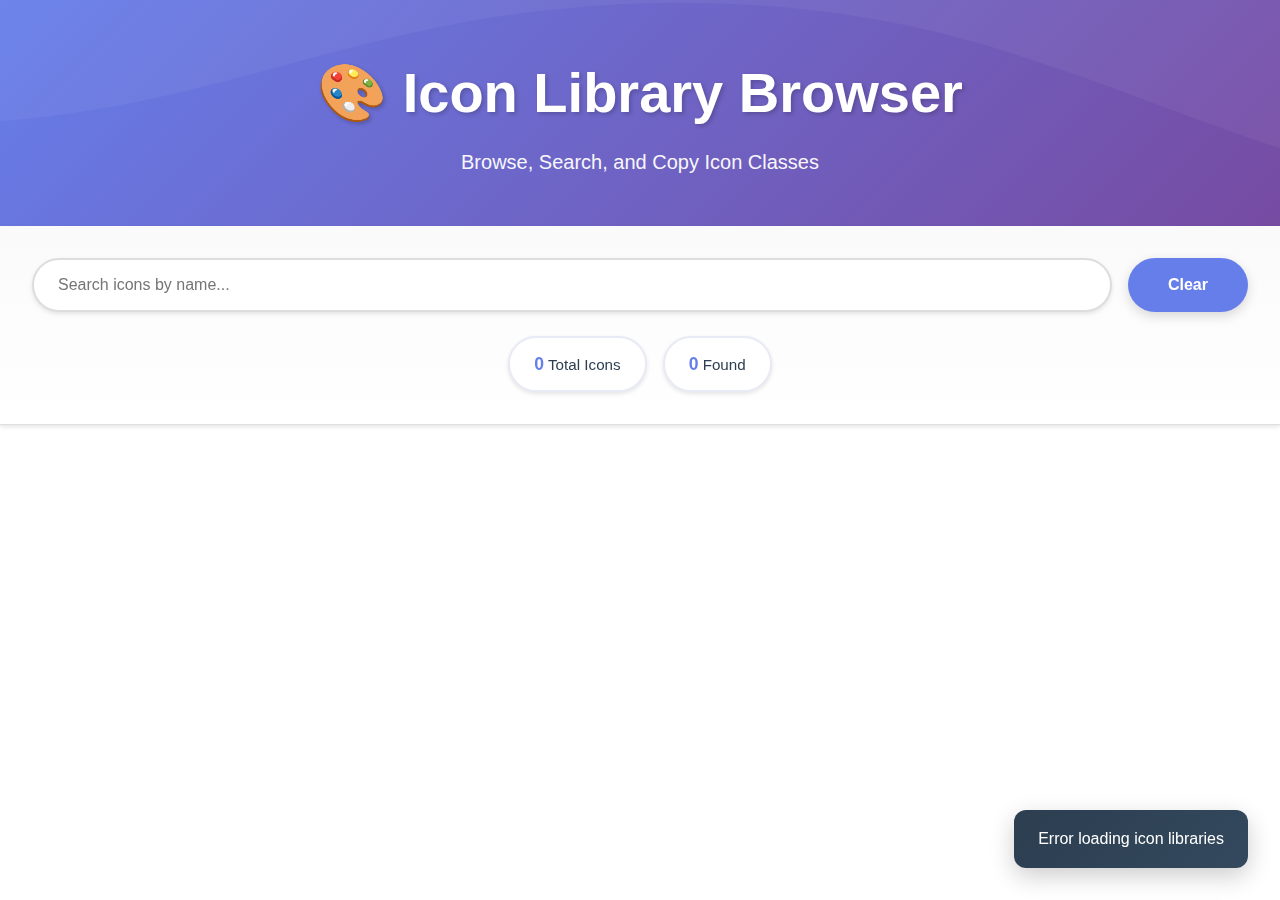
<file: public/index.html>
<!DOCTYPE html>
<html lang="en">

<head>
    <meta charset="UTF-8">
    <meta name="viewport" content="width=device-width, initial-scale=1.0">
    <title>Icon Library Browser</title>
    <link rel="stylesheet" href="./../src/bootstrap-icons/style.css">
    <link rel="stylesheet" href="./css.css">
   <script src="./js.js"></script>
</head>

<body>
    <div class="container">
        <div class="header">
            <h1>🎨 Icon Library Browser</h1>
            <p>Browse, Search, and Copy Icon Classes</p>
        </div>
        <div class="controls">
            <div class="search-box">
                <input type="text" id="searchInput" placeholder="Search icons by name..." />
                <button id="clearBtn">Clear</button>
            </div>
            <div class="stats">
                <div class="stat-item">
                    <strong id="totalCount">0</strong> Total Icons
                </div>
                <div class="stat-item">
                    <strong id="visibleCount">0</strong> Found
                </div>
            </div>
        </div>

        <div class="icons-grid" id="iconsGrid">
            <!-- Icons will be dynamically loaded here -->
        </div>
    </div>

    <div class="modal" id="styleModal">
        <div class="modal-content">
            <div class="modal-header">
                <h2>Generate Styled Icon</h2>
                <button class="close-btn" id="closeModal">&times;</button>

            </div>

            <div class="preview-section">
                <div class="preview-icon" id="previewIcon">
                    <i class="icon-warning7"></i>
                </div>
            </div>

            <div class="style-controls">
                <div class="control-group">
                    <label>
                        <span>Font Size</span>
                        <span class="size-display" id="sizeDisplay">32px</span>
                    </label>
                    <div style="display: flex; gap: 10px; align-items: center;">
                        <input type="range" id="fontSize" value="32" min="10" max="500" step="1" style="flex: 1;">
                        <input type="number" id="fontSizeNumber" value="32" min="10" max="500" step="1"
                            style="width: 80px; padding: 8px; border: 2px solid #ddd; border-radius: 4px; font-size: 14px;">
                    </div>
                </div>
                <div class="control-group">
                    <label>
                        <span>Reset Size</span>
                    </label>
                    <button class="reset-btn" id="resetSize">Reset to 32px</button>
                </div>
                <div class="control-group">
                    <label>Color</label>
                    <div class="color-input-wrapper">
                        <input type="color" id="iconColor" value="#000000">
                        <div class="color-preview" id="colorPreview"
                            style="background-color: transparent; border: 2px dashed #ddd;">Default</div>
                    </div>
                </div>
                    <div class="control-group">
                    <label>
                        <span>Reset Color</span>
                    </label>
                    <button class="reset-btn" id="resetColor">Reset Color</button>
                </div>
            </div>

            <div class="code-section">
                <label>HTML Code:</label>
                <div class="code-box">
                    <textarea id="htmlCode" readonly></textarea>
                    <button class="copy-code-btn" onclick="copyCode('htmlCode')">Copy</button>
                </div>
            </div>

            <div class="code-section">
                <label>Styled HTML Code:</label>
                <div class="code-box">
                    <textarea id="styledCode" readonly></textarea>
                    <button class="copy-code-btn" onclick="copyCode('styledCode')">Copy</button>
                </div>
            </div>
        </div>
    </div>

    <div class="toast" id="toast"></div>

    
</body>

</html>
</file>
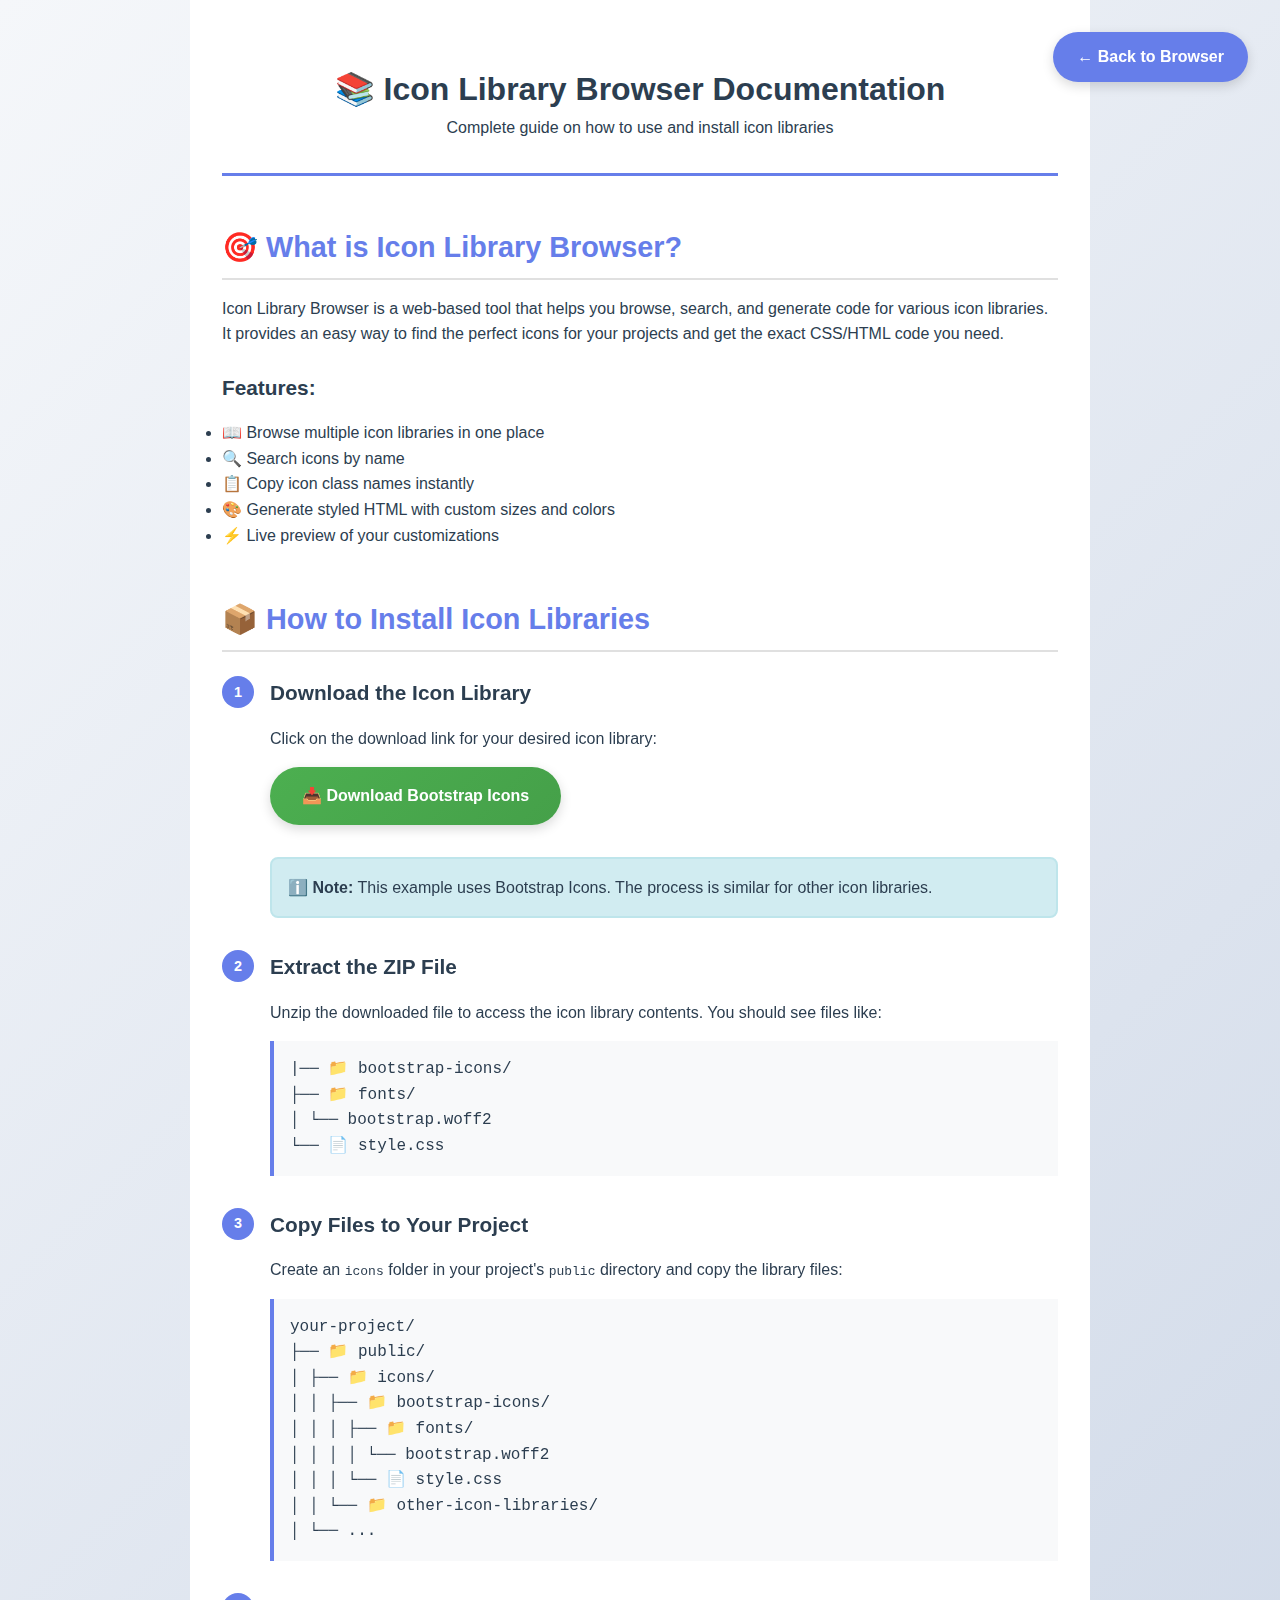
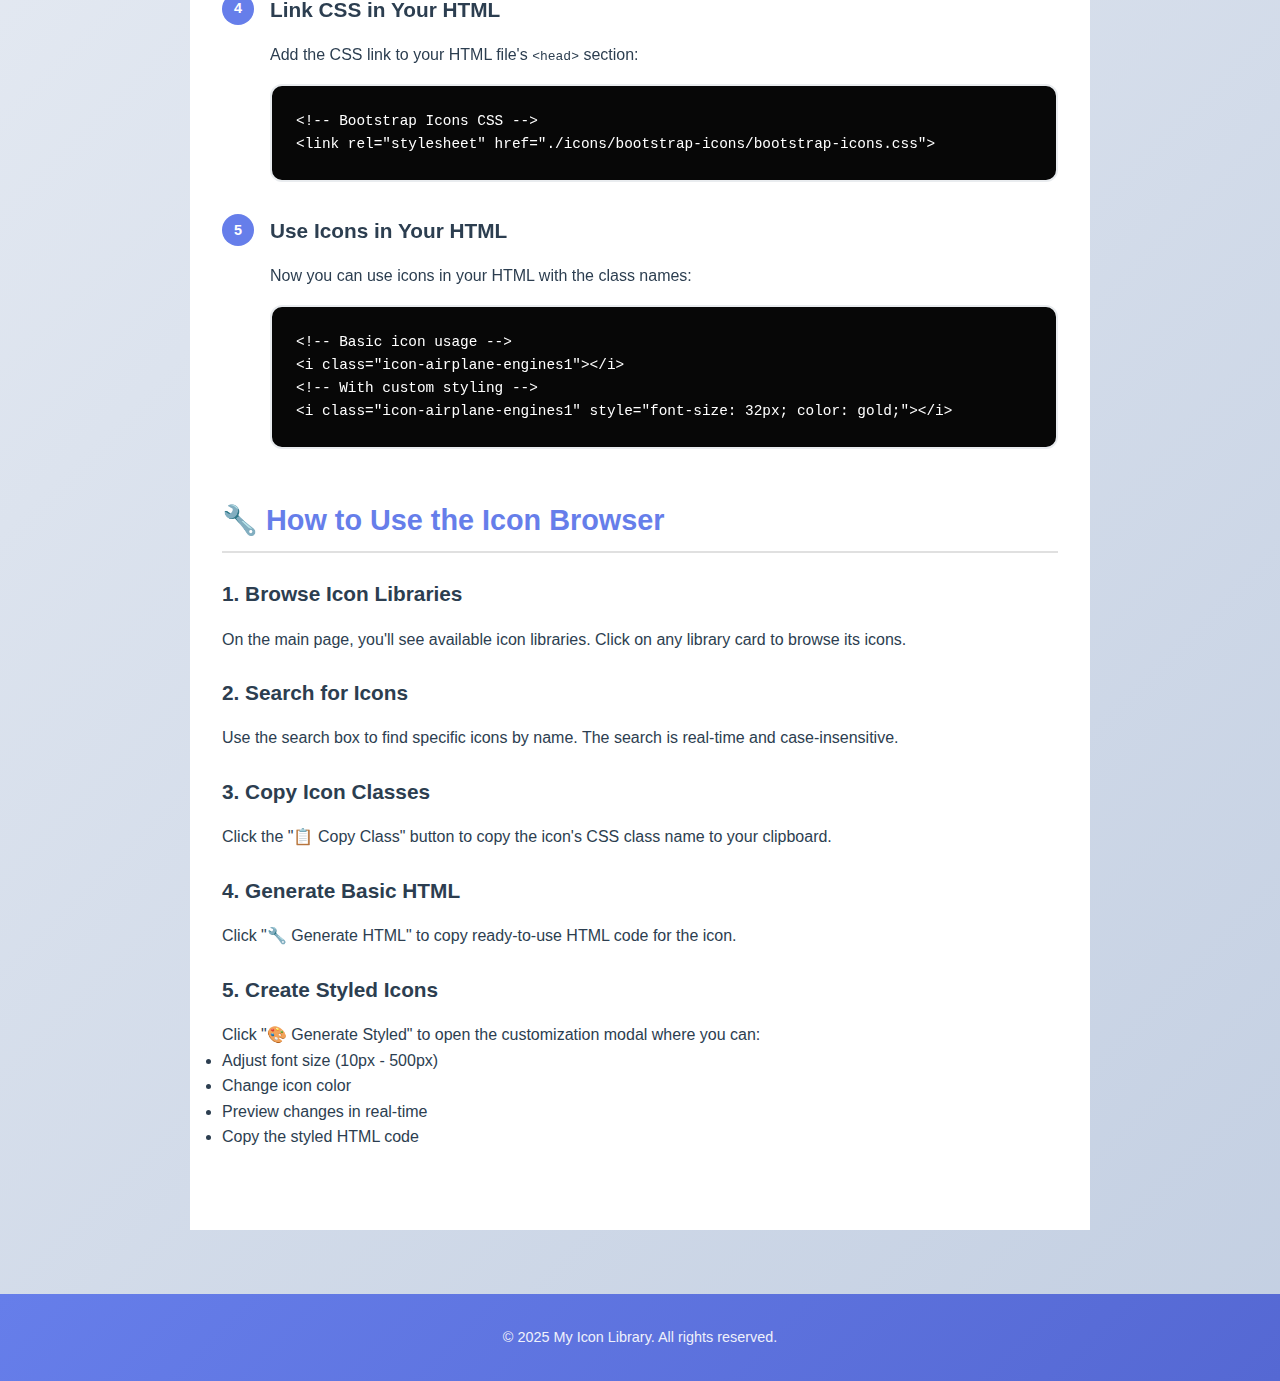
<file: public/docs.html>
<!DOCTYPE html>
<html lang="en">

<head>
    <meta charset="UTF-8">
    <meta name="viewport" content="width=device-width, initial-scale=1.0">
    <title>Documentation - Icon Library Browser</title>
    <link rel="stylesheet" href="./css.css">
    <style>
        .docs-container {
            max-width: 900px;
            margin: 0 auto;
            padding: 2rem;
            background: var(--white);
            min-height: 100vh;
        }

        .docs-header {
            text-align: center;
            margin-bottom: 3rem;
            padding: 2rem 0;
            border-bottom: 3px solid var(--primary-color);
        }

        .docs-section {
            margin-bottom: 3rem;
        }

        .docs-section h2 {
            color: var(--primary-color);
            font-size: 1.8rem;
            margin-bottom: 1rem;
            padding-bottom: 0.5rem;
            border-bottom: 2px solid #e0e0e0;
        }

        .docs-section h3 {
            color: var(--dark);
            font-size: 1.3rem;
            margin: 1.5rem 0 1rem 0;
        }

        .code-block {
            color: var(--white);
            background: #070707;
            border: 2px solid #e9ecef;
            border-radius: 12px;
            padding: 1.5rem;
            margin: 1rem 0;
            font-family: 'Courier New', monospace;
            font-size: 0.9rem;
            overflow-x: auto;
        }

        .download-button {
            display: inline-block;
            background: linear-gradient(135deg, var(--success-color), #45a049);
            color: var(--white);
            padding: 1rem 2rem;
            border-radius: 50px;
            text-decoration: none;
            font-weight: 600;
            margin: 1rem 0;
            transition: var(--transition);
            box-shadow: var(--shadow-md);
        }

        .download-button:hover {
            transform: translateY(-2px);
            box-shadow: var(--shadow-lg);
            text-decoration: none;
            color: var(--white);
        }

        .step-list {
            counter-reset: step-counter;
        }

        .step-item {
            counter-increment: step-counter;
            margin-bottom: 2rem;
            padding-left: 3rem;
            position: relative;
        }

        .step-item::before {
            content: counter(step-counter);
            position: absolute;
            left: 0;
            top: 0;
            background: var(--primary-color);
            color: var(--white);
            width: 2rem;
            height: 2rem;
            border-radius: 50%;
            display: flex;
            align-items: center;
            justify-content: center;
            font-weight: bold;
            font-size: 0.9rem;
        }

        .file-structure {
            background: #f8f9fa;
            border-left: 4px solid var(--primary-color);
            padding: 1rem;
            margin: 1rem 0;
            font-family: 'Courier New', monospace;
        }

        .info-box {
            background: #d1ecf1;
            border: 2px solid #bee5eb;
            border-radius: 8px;
            padding: 1rem;
            margin: 1rem 0;
        }

        .info-box::before {
            content: 'ℹ️ ';
            font-weight: bold;
        }

        .back-to-browser {
            position: fixed;
            top: 2rem;
            right: 2rem;
            background: var(--primary-color);
            color: var(--white);
            padding: 0.75rem 1.5rem;
            border-radius: 50px;
            text-decoration: none;
            font-weight: 600;
            box-shadow: var(--shadow-md);
            transition: var(--transition);
        }

        .back-to-browser:hover {
            background: var(--primary-dark);
            transform: translateY(-2px);
            text-decoration: none;
            color: var(--white);
        }

        footer {
            background: linear-gradient(135deg, var(--primary-color), var(--primary-dark));
            color: var(--white);
            text-align: center;
            padding: 2rem 0;
            margin-top: 4rem;
        }

        footer .footer-container {
            max-width: 900px;
            margin: 0 auto;
            padding: 0 2rem;
        }

        footer p {
            margin: 0;
            font-size: 0.9rem;
            opacity: 0.9;
        }
    </style>
</head>

<body>
    <a href="./index.html" class="back-to-browser">← Back to Browser</a>

    <div class="docs-container">
        <div class="docs-header">
            <h1>📚 Icon Library Browser Documentation</h1>
            <p>Complete guide on how to use and install icon libraries</p>
        </div>

        <div class="docs-section">
            <h2>🎯 What is Icon Library Browser?</h2>
            <p>Icon Library Browser is a web-based tool that helps you browse, search, and generate code for various
                icon libraries. It provides an easy way to find the perfect icons for your projects and get the exact
                CSS/HTML code you need.</p>

            <h3>Features:</h3>
            <ul>
                <li>📖 Browse multiple icon libraries in one place</li>
                <li>🔍 Search icons by name</li>
                <li>📋 Copy icon class names instantly</li>
                <li>🎨 Generate styled HTML with custom sizes and colors</li>
                <li>⚡ Live preview of your customizations</li>
            </ul>
        </div>

        <div class="docs-section">
            <h2>📦 How to Install Icon Libraries</h2>

            <div class="step-list">
                <div class="step-item">
                    <h3>Download the Icon Library</h3>
                    <p>Click on the download link for your desired icon library:</p>

                    <a href="https://github.com/twbs/icons/releases/latest/download/bootstrap-icons-1.11.1.zip"
                        class="download-button" target="_blank">
                        📥 Download Bootstrap Icons
                    </a>

                    <div class="info-box">
                        <strong>Note:</strong> This example uses Bootstrap Icons. The process is similar for other icon
                        libraries.
                    </div>
                </div>

                <div class="step-item">
                    <h3>Extract the ZIP File</h3>
                    <p>Unzip the downloaded file to access the icon library contents. You should see files like:</p>

                    <div class="file-structure">
                            |── 📁 bootstrap-icons/<br>
                            ├── 📁 fonts/<br>
                            │   └── bootstrap.woff2<br>
                            └── 📄 style.css<br>
                    </div>
                </div>

                <div class="step-item">
                    <h3>Copy Files to Your Project</h3>
                    <p>Create an <code>icons</code> folder in your project's <code>public</code> directory and copy the
                        library files:</p>

                    <div class="file-structure">
                        your-project/<br>
                        ├── 📁 public/<br>
                        │ ├── 📁 icons/<br>
                        │ │ ├── 📁 bootstrap-icons/<br>
                        │ │ │ ├── 📁 fonts/<br>
                        │ │ │ │ └── bootstrap.woff2<br>
                        │ │ │ └── 📄 style.css<br>
                        │ │ └── 📁 other-icon-libraries/<br>
                        │ └── ...<br>
                    </div>
                </div>

                <div class="step-item">
                    <h3>Link CSS in Your HTML</h3>
                    <p>Add the CSS link to your HTML file's <code>&lt;head&gt;</code> section:</p>

                    <div class="code-block">

                        &lt;!-- Bootstrap Icons CSS --&gt;
                        <br>
                        &lt;link rel="stylesheet" href="./icons/bootstrap-icons/bootstrap-icons.css"&gt;

                    </div>
                </div>

                <div class="step-item">
                    <h3>Use Icons in Your HTML</h3>
                    <p>Now you can use icons in your HTML with the class names:</p>

                    <div class="code-block">
                        &lt;!-- Basic icon usage --&gt;<br>
                        &lt;i class="icon-airplane-engines1"&gt;&lt;/i&gt; <br>

                        &lt;!-- With custom styling --&gt;<br>
                        &lt;i class="icon-airplane-engines1" style="font-size: 32px; color: gold;"&gt;&lt;/i&gt; <br>
                    </div>
                </div>
            </div>
        </div>

        <div class="docs-section">
            <h2>🔧 How to Use the Icon Browser</h2>

            <h3>1. Browse Icon Libraries</h3>
            <p>On the main page, you'll see available icon libraries. Click on any library card to browse its icons.</p>

            <h3>2. Search for Icons</h3>
            <p>Use the search box to find specific icons by name. The search is real-time and case-insensitive.</p>

            <h3>3. Copy Icon Classes</h3>
            <p>Click the "📋 Copy Class" button to copy the icon's CSS class name to your clipboard.</p>

            <h3>4. Generate Basic HTML</h3>
            <p>Click "🔧 Generate HTML" to copy ready-to-use HTML code for the icon.</p>

            <h3>5. Create Styled Icons</h3>
            <p>Click "🎨 Generate Styled" to open the customization modal where you can:</p>
            <ul>
                <li>Adjust font size (10px - 500px)</li>
                <li>Change icon color</li>
                <li>Preview changes in real-time</li>
                <li>Copy the styled HTML code</li>
            </ul>
        </div>
    </div>
    <footer>
        <div class="footer-container">
            <p>&copy; 2025 My Icon Library. All rights reserved.</p>
        </div>
    </footer>
</body>

</html>
</file>
<file: src/bootstrap-icons/style.css>
@font-face {
  font-family: 'icomoon';
  src:  url('fonts/icomoon.eot?62by28');
  src:  url('fonts/icomoon.eot?62by28#iefix') format('embedded-opentype'),
    url('fonts/icomoon.ttf?62by28') format('truetype'),
    url('fonts/icomoon.woff?62by28') format('woff'),
    url('fonts/icomoon.svg?62by28#icomoon') format('svg');
  font-weight: normal;
  font-style: normal;
  font-display: block;
}

[class^="icon-"], [class*=" icon-"] {
  /* use !important to prevent issues with browser extensions that change fonts */
  font-family: 'icomoon' !important;
  speak: never;
  font-style: normal;
  font-weight: normal;
  font-variant: normal;
  text-transform: none;
  line-height: 1;

  /* Better Font Rendering =========== */
  -webkit-font-smoothing: antialiased;
  -moz-osx-font-smoothing: grayscale;
}

.icon-circle-fill:before {
  content: "\e900";
}
.icon-square:before {
  content: "\e901";
}
.icon-square-fill:before {
  content: "\e902";
}
.icon-circle-fill1:before {
  content: "\e903";
}
.icon-square-fill1:before {
  content: "\e904";
}
.icon-square1:before {
  content: "\e905";
}
.icon-circle:before {
  content: "\e906";
}
.icon-circle1:before {
  content: "\e907";
}
.icon-circle-fill2:before {
  content: "\e908";
}
.icon-square2:before {
  content: "\e909";
}
.icon-square-fill2:before {
  content: "\e90a";
}
.icon-square-fill3:before {
  content: "\e90b";
}
.icon-circle2:before {
  content: "\e90c";
}
.icon-circle-fill3:before {
  content: "\e90d";
}
.icon-123:before {
  content: "\e90e";
}
.icon-activity:before {
  content: "\e90f";
}
.icon-airplane:before {
  content: "\e910";
}
.icon-airplane-engines-fill:before {
  content: "\e911";
}
.icon-alarm:before {
  content: "\e912";
}
.icon-align-center:before {
  content: "\e913";
}
.icon-align-top:before {
  content: "\e914";
}
.icon-alipay:before {
  content: "\e915";
}
.icon-alphabet:before {
  content: "\e916";
}
.icon-alt:before {
  content: "\e917";
}
.icon-amd:before {
  content: "\e918";
}
.icon-anthropic:before {
  content: "\e919";
}
.icon-apple:before {
  content: "\e91a";
}
.icon-archive-fill:before {
  content: "\e91b";
}
.icon-arrow-bar-down:before {
  content: "\e91c";
}
.icon-arrow-counterclockwise:before {
  content: "\e91d";
}
.icon-arrow-down-circle:before {
  content: "\e91e";
}
.icon-arrow-down-left-square:before {
  content: "\e91f";
}
.icon-arrow-down-right:before {
  content: "\e920";
}
.icon-arrow-down-right-circle-fill:before {
  content: "\e921";
}
.icon-arrow-left:before {
  content: "\e922";
}
.icon-arrow-left-circle-fill:before {
  content: "\e923";
}
.icon-arrow-left-right:before {
  content: "\e924";
}
.icon-arrow-left-square:before {
  content: "\e925";
}
.icon-arrow-left-square-fill:before {
  content: "\e926";
}
.icon-arrow-right-square-fill:before {
  content: "\e927";
}
.icon-arrows-angle-contract:before {
  content: "\e928";
}
.icon-arrows-vertical:before {
  content: "\e929";
}
.icon-arrow-through-heart:before {
  content: "\e92a";
}
.icon-arrow-up:before {
  content: "\e92b";
}
.icon-arrow-up-circle-fill:before {
  content: "\e92c";
}
.icon-arrow-up-left-circle:before {
  content: "\e92d";
}
.icon-arrow-up-right-circle:before {
  content: "\e92e";
}
.icon-arrow-up-right-square-fill:before {
  content: "\e92f";
}
.icon-aspect-ratio-fill:before {
  content: "\e930";
}
.icon-asterisk:before {
  content: "\e931";
}
.icon-backpack2:before {
  content: "\e932";
}
.icon-backpack3:before {
  content: "\e933";
}
.icon-backpack4:before {
  content: "\e934";
}
.icon-backpack-fill:before {
  content: "\e935";
}
.icon-backspace:before {
  content: "\e936";
}
.icon-badge-3d-fill:before {
  content: "\e937";
}
.icon-badge-4k:before {
  content: "\e938";
}
.icon-badge-8k:before {
  content: "\e939";
}
.icon-badge-ad:before {
  content: "\e93a";
}
.icon-badge-ar:before {
  content: "\e93b";
}
.icon-badge-ar-fill:before {
  content: "\e93c";
}
.icon-badge-cc-fill:before {
  content: "\e93d";
}
.icon-badge-sd:before {
  content: "\e93e";
}
.icon-badge-vo:before {
  content: "\e93f";
}
.icon-badge-vo-fill:before {
  content: "\e940";
}
.icon-bag-check-fill:before {
  content: "\e941";
}
.icon-balloon:before {
  content: "\e942";
}
.icon-balloon-fill:before {
  content: "\e943";
}
.icon-bank:before {
  content: "\e944";
}
.icon-bar-chart-steps:before {
  content: "\e945";
}
.icon-basket:before {
  content: "\e946";
}
.icon-basket2:before {
  content: "\e947";
}
.icon-basket3:before {
  content: "\e948";
}
.icon-beaker-fill:before {
  content: "\e949";
}
.icon-behance:before {
  content: "\e94a";
}
.icon-bell-fill:before {
  content: "\e94b";
}
.icon-bell-slash:before {
  content: "\e94c";
}
.icon-bell-slash-fill:before {
  content: "\e94d";
}
.icon-bezier:before {
  content: "\e94e";
}
.icon-bicycle:before {
  content: "\e94f";
}
.icon-binoculars:before {
  content: "\e950";
}
.icon-bookmark:before {
  content: "\e951";
}
.icon-bookmark-check:before {
  content: "\e952";
}
.icon-bookmark-dash:before {
  content: "\e953";
}
.icon-bookmark-plus:before {
  content: "\e954";
}
.icon-border-bottom:before {
  content: "\e955";
}
.icon-border-left:before {
  content: "\e956";
}
.icon-bounding-box:before {
  content: "\e957";
}
.icon-bounding-box-circles:before {
  content: "\e958";
}
.icon-box2-fill:before {
  content: "\e959";
}
.icon-box2-heart:before {
  content: "\e95a";
}
.icon-box-arrow-in-down:before {
  content: "\e95b";
}
.icon-box-arrow-in-down-left:before {
  content: "\e95c";
}
.icon-box-arrow-in-up-left:before {
  content: "\e95d";
}
.icon-box-arrow-in-up-right:before {
  content: "\e95e";
}
.icon-box-arrow-up:before {
  content: "\e95f";
}
.icon-box-arrow-up-left:before {
  content: "\e960";
}
.icon-box-arrow-up-right:before {
  content: "\e961";
}
.icon-braces:before {
  content: "\e962";
}
.icon-briefcase-fill:before {
  content: "\e963";
}
.icon-brightness-alt-high:before {
  content: "\e964";
}
.icon-brightness-alt-low:before {
  content: "\e965";
}
.icon-brightness-alt-low-fill:before {
  content: "\e966";
}
.icon-brightness-high:before {
  content: "\e967";
}
.icon-brightness-high-fill:before {
  content: "\e968";
}
.icon-browser-chrome:before {
  content: "\e969";
}
.icon-brush-fill:before {
  content: "\e96a";
}
.icon-bug:before {
  content: "\e96b";
}
.icon-bug-fill:before {
  content: "\e96c";
}
.icon-building:before {
  content: "\e96d";
}
.icon-building-check:before {
  content: "\e96e";
}
.icon-building-exclamation:before {
  content: "\e96f";
}
.icon-building-fill:before {
  content: "\e970";
}
.icon-building-fill-check:before {
  content: "\e971";
}
.icon-building-fill-exclamation:before {
  content: "\e972";
}
.icon-building-fill-slash:before {
  content: "\e973";
}
.icon-building-slash:before {
  content: "\e974";
}
.icon-building-up:before {
  content: "\e975";
}
.icon-bus-front:before {
  content: "\e976";
}
.icon-bus-front-fill:before {
  content: "\e977";
}
.icon-cake2:before {
  content: "\e978";
}
.icon-cake2-fill:before {
  content: "\e979";
}
.icon-calculator:before {
  content: "\e97a";
}
.icon-calculator-fill:before {
  content: "\e97b";
}
.icon-calendar:before {
  content: "\e97c";
}
.icon-calendar2:before {
  content: "\e97d";
}
.icon-calendar2-check:before {
  content: "\e97e";
}
.icon-calendar2-check-fill:before {
  content: "\e97f";
}
.icon-calendar2-day-fill:before {
  content: "\e980";
}
.icon-calendar2-event:before {
  content: "\e981";
}
.icon-calendar2-month:before {
  content: "\e982";
}
.icon-calendar2-plus-fill:before {
  content: "\e983";
}
.icon-calendar2-range-fill:before {
  content: "\e984";
}
.icon-calendar3:before {
  content: "\e985";
}
.icon-calendar3-range-fill:before {
  content: "\e986";
}
.icon-calendar4-event:before {
  content: "\e987";
}
.icon-calendar4-week:before {
  content: "\e988";
}
.icon-calendar-date:before {
  content: "\e989";
}
.icon-calendar-event-fill:before {
  content: "\e98a";
}
.icon-calendar-fill:before {
  content: "\e98b";
}
.icon-calendar-heart:before {
  content: "\e98c";
}
.icon-calendar-heart-fill:before {
  content: "\e98d";
}
.icon-calendar-minus:before {
  content: "\e98e";
}
.icon-calendar-month-fill:before {
  content: "\e98f";
}
.icon-calendar-x:before {
  content: "\e990";
}
.icon-calendar-x-fill:before {
  content: "\e991";
}
.icon-capslock-fill:before {
  content: "\e992";
}
.icon-card-checklist:before {
  content: "\e993";
}
.icon-caret-down-fill:before {
  content: "\e994";
}
.icon-caret-down-square-fill:before {
  content: "\e995";
}
.icon-caret-left:before {
  content: "\e996";
}
.icon-caret-right-square:before {
  content: "\e997";
}
.icon-car-front-fill:before {
  content: "\e998";
}
.icon-cart-x:before {
  content: "\e999";
}
.icon-cash:before {
  content: "\e99a";
}
.icon-cash-stack:before {
  content: "\e99b";
}
.icon-cassette:before {
  content: "\e99c";
}
.icon-cassette-fill:before {
  content: "\e99d";
}
.icon-cc-circle-fill:before {
  content: "\e99e";
}
.icon-c-circle-fill:before {
  content: "\e99f";
}
.icon-chat-dots:before {
  content: "\e9a0";
}
.icon-chat-dots-fill:before {
  content: "\e9a1";
}
.icon-chat-heart:before {
  content: "\e9a2";
}
.icon-chat-left-dots:before {
  content: "\e9a3";
}
.icon-chat-left-heart-fill:before {
  content: "\e9a4";
}
.icon-chat-left-quote-fill:before {
  content: "\e9a5";
}
.icon-chat-quote:before {
  content: "\e9a6";
}
.icon-chat-right-heart:before {
  content: "\e9a7";
}
.icon-chat-right-quote:before {
  content: "\e9a8";
}
.icon-chat-right-quote-fill:before {
  content: "\e9a9";
}
.icon-chat-right-text:before {
  content: "\e9aa";
}
.icon-chat-square-quote-fill:before {
  content: "\e9ab";
}
.icon-chat-text-fill:before {
  content: "\e9ac";
}
.icon-check2:before {
  content: "\e9ad";
}
.icon-check2-circle:before {
  content: "\e9ae";
}
.icon-chevron-bar-down:before {
  content: "\e9af";
}
.icon-chevron-bar-right:before {
  content: "\e9b0";
}
.icon-chevron-compact-right:before {
  content: "\e9b1";
}
.icon-chevron-double-down:before {
  content: "\e9b2";
}
.icon-chevron-double-up:before {
  content: "\e9b3";
}
.icon-chevron-left:before {
  content: "\e9b4";
}
.icon-circle-square:before {
  content: "\e9b5";
}
.icon-clipboard2:before {
  content: "\e9b6";
}
.icon-clipboard2-data-fill:before {
  content: "\e9b7";
}
.icon-clipboard2-fill:before {
  content: "\e9b8";
}
.icon-clipboard2-heart:before {
  content: "\e9b9";
}
.icon-clipboard2-heart-fill:before {
  content: "\e9ba";
}
.icon-clipboard2-minus:before {
  content: "\e9bb";
}
.icon-clipboard2-pulse:before {
  content: "\e9bc";
}
.icon-clipboard-check:before {
  content: "\e9bd";
}
.icon-clipboard-check-fill:before {
  content: "\e9be";
}
.icon-clipboard-x:before {
  content: "\e9bf";
}
.icon-clock:before {
  content: "\e9c0";
}
.icon-clock-history:before {
  content: "\e9c1";
}
.icon-cloud:before {
  content: "\e9c2";
}
.icon-cloud-arrow-down:before {
  content: "\e9c3";
}
.icon-cloud-arrow-up-fill:before {
  content: "\e9c4";
}
.icon-cloud-check-fill:before {
  content: "\e9c5";
}
.icon-cloud-download:before {
  content: "\e9c6";
}
.icon-cloud-download-fill:before {
  content: "\e9c7";
}
.icon-cloud-fill:before {
  content: "\e9c8";
}
.icon-cloud-hail:before {
  content: "\e9c9";
}
.icon-cloud-haze-fill:before {
  content: "\e9ca";
}
.icon-cloud-lightning-rain-fill:before {
  content: "\e9cb";
}
.icon-cloud-minus-fill:before {
  content: "\e9cc";
}
.icon-cloud-moon:before {
  content: "\e9cd";
}
.icon-cloud-rain:before {
  content: "\e9ce";
}
.icon-cloud-rain-fill:before {
  content: "\e9cf";
}
.icon-cloud-sleet-fill:before {
  content: "\e9d0";
}
.icon-cloudy:before {
  content: "\e9d1";
}
.icon-code-square:before {
  content: "\e9d2";
}
.icon-collection:before {
  content: "\e9d3";
}
.icon-collection-fill:before {
  content: "\e9d4";
}
.icon-collection-play-fill:before {
  content: "\e9d5";
}
.icon-columns-gap:before {
  content: "\e9d6";
}
.icon-command:before {
  content: "\e9d7";
}
.icon-compass:before {
  content: "\e9d8";
}
.icon-cpu-fill:before {
  content: "\e9d9";
}
.icon-credit-card:before {
  content: "\e9da";
}
.icon-credit-card-2-back:before {
  content: "\e9db";
}
.icon-credit-card-2-front-fill:before {
  content: "\e9dc";
}
.icon-credit-card-fill:before {
  content: "\e9dd";
}
.icon-crosshair2:before {
  content: "\e9de";
}
.icon-c-square-fill:before {
  content: "\e9df";
}
.icon-cup:before {
  content: "\e9e0";
}
.icon-cup-fill:before {
  content: "\e9e1";
}
.icon-cup-hot:before {
  content: "\e9e2";
}
.icon-currency-dollar:before {
  content: "\e9e3";
}
.icon-dash-circle-dotted:before {
  content: "\e9e4";
}
.icon-dash-lg:before {
  content: "\e9e5";
}
.icon-dash-square:before {
  content: "\e9e6";
}
.icon-dash-square-dotted:before {
  content: "\e9e7";
}
.icon-dash-square-fill:before {
  content: "\e9e8";
}
.icon-database-add:before {
  content: "\e9e9";
}
.icon-database-fill-x:before {
  content: "\e9ea";
}
.icon-database-x:before {
  content: "\e9eb";
}
.icon-device-ssd-fill:before {
  content: "\e9ec";
}
.icon-diagram-2-fill:before {
  content: "\e9ed";
}
.icon-diagram-3-fill:before {
  content: "\e9ee";
}
.icon-diamond:before {
  content: "\e9ef";
}
.icon-diamond-fill:before {
  content: "\e9f0";
}
.icon-diamond-half:before {
  content: "\e9f1";
}
.icon-dice-1-fill:before {
  content: "\e9f2";
}
.icon-dice-6-fill:before {
  content: "\e9f3";
}
.icon-discord:before {
  content: "\e9f4";
}
.icon-display:before {
  content: "\e9f5";
}
.icon-dpad-fill:before {
  content: "\e9f6";
}
.icon-dribbble:before {
  content: "\e9f7";
}
.icon-droplet-fill:before {
  content: "\e9f8";
}
.icon-droplet-half:before {
  content: "\e9f9";
}
.icon-ear:before {
  content: "\e9fa";
}
.icon-ear-fill:before {
  content: "\e9fb";
}
.icon-easel:before {
  content: "\e9fc";
}
.icon-easel2:before {
  content: "\e9fd";
}
.icon-easel2-fill:before {
  content: "\e9fe";
}
.icon-easel3:before {
  content: "\e9ff";
}
.icon-easel3-fill:before {
  content: "\ea00";
}
.icon-egg-fill:before {
  content: "\ea01";
}
.icon-emoji-angry:before {
  content: "\ea02";
}
.icon-emoji-heart-eyes-fill:before {
  content: "\ea03";
}
.icon-emoji-laughing:before {
  content: "\ea04";
}
.icon-emoji-neutral-fill:before {
  content: "\ea05";
}
.icon-emoji-sunglasses:before {
  content: "\ea06";
}
.icon-envelope-check:before {
  content: "\ea07";
}
.icon-envelope-exclamation-fill:before {
  content: "\ea08";
}
.icon-envelope-heart-fill:before {
  content: "\ea09";
}
.icon-envelope-paper:before {
  content: "\ea0a";
}
.icon-envelope-paper-fill:before {
  content: "\ea0b";
}
.icon-envelope-paper-heart:before {
  content: "\ea0c";
}
.icon-envelope-plus:before {
  content: "\ea0d";
}
.icon-envelope-slash:before {
  content: "\ea0e";
}
.icon-envelope-slash-fill:before {
  content: "\ea0f";
}
.icon-envelope-x:before {
  content: "\ea10";
}
.icon-eraser-fill:before {
  content: "\ea11";
}
.icon-ethernet:before {
  content: "\ea12";
}
.icon-ev-front:before {
  content: "\ea13";
}
.icon-exclamation:before {
  content: "\ea14";
}
.icon-exclamation-square-fill:before {
  content: "\ea15";
}
.icon-exclamation-triangle-fill:before {
  content: "\ea16";
}
.icon-explicit:before {
  content: "\ea17";
}
.icon-explicit-fill:before {
  content: "\ea18";
}
.icon-exposure:before {
  content: "\ea19";
}
.icon-eye:before {
  content: "\ea1a";
}
.icon-eyeglasses:before {
  content: "\ea1b";
}
.icon-fast-forward-btn:before {
  content: "\ea1c";
}
.icon-file-arrow-down:before {
  content: "\ea1d";
}
.icon-file-arrow-down-fill:before {
  content: "\ea1e";
}
.icon-file-bar-graph:before {
  content: "\ea1f";
}
.icon-file-binary:before {
  content: "\ea20";
}
.icon-file-check-fill:before {
  content: "\ea21";
}
.icon-file-code:before {
  content: "\ea22";
}
.icon-file-diff:before {
  content: "\ea23";
}
.icon-file-earmark-arrow-down-fill:before {
  content: "\ea24";
}
.icon-file-earmark-break-fill:before {
  content: "\ea25";
}
.icon-file-earmark-code:before {
  content: "\ea26";
}
.icon-file-earmark-diff:before {
  content: "\ea27";
}
.icon-file-earmark-image-fill:before {
  content: "\ea28";
}
.icon-file-earmark-lock:before {
  content: "\ea29";
}
.icon-file-earmark-medical-fill:before {
  content: "\ea2a";
}
.icon-file-earmark-music:before {
  content: "\ea2b";
}
.icon-file-earmark-music-fill:before {
  content: "\ea2c";
}
.icon-file-earmark-pdf:before {
  content: "\ea2d";
}
.icon-file-earmark-person:before {
  content: "\ea2e";
}
.icon-file-earmark-plus:before {
  content: "\ea2f";
}
.icon-file-earmark-post:before {
  content: "\ea30";
}
.icon-file-earmark-post-fill:before {
  content: "\ea31";
}
.icon-file-earmark-ppt:before {
  content: "\ea32";
}
.icon-file-earmark-ruled:before {
  content: "\ea33";
}
.icon-file-earmark-slides:before {
  content: "\ea34";
}
.icon-file-earmark-spreadsheet:before {
  content: "\ea35";
}
.icon-file-easel-fill:before {
  content: "\ea36";
}
.icon-file-font-fill:before {
  content: "\ea37";
}
.icon-file-lock:before {
  content: "\ea38";
}
.icon-file-lock2-fill:before {
  content: "\ea39";
}
.icon-file-lock-fill:before {
  content: "\ea3a";
}
.icon-file-minus-fill:before {
  content: "\ea3b";
}
.icon-file-music:before {
  content: "\ea3c";
}
.icon-file-pdf:before {
  content: "\ea3d";
}
.icon-file-person-fill:before {
  content: "\ea3e";
}
.icon-file-plus:before {
  content: "\ea3f";
}
.icon-file-plus-fill:before {
  content: "\ea40";
}
.icon-file-post:before {
  content: "\ea41";
}
.icon-file-ppt:before {
  content: "\ea42";
}
.icon-file-richtext:before {
  content: "\ea43";
}
.icon-file-ruled-fill:before {
  content: "\ea44";
}
.icon-filetype-bmp:before {
  content: "\ea45";
}
.icon-filetype-css:before {
  content: "\ea46";
}
.icon-filetype-csv:before {
  content: "\ea47";
}
.icon-filetype-html:before {
  content: "\ea48";
}
.icon-filetype-jpg:before {
  content: "\ea49";
}
.icon-filetype-js:before {
  content: "\ea4a";
}
.icon-filetype-md:before {
  content: "\ea4b";
}
.icon-filetype-mp3:before {
  content: "\ea4c";
}
.icon-filetype-mp4:before {
  content: "\ea4d";
}
.icon-filetype-pdf:before {
  content: "\ea4e";
}
.icon-filetype-php:before {
  content: "\ea4f";
}
.icon-filetype-ppt:before {
  content: "\ea50";
}
.icon-filetype-pptx:before {
  content: "\ea51";
}
.icon-filetype-py:before {
  content: "\ea52";
}
.icon-filetype-rb:before {
  content: "\ea53";
}
.icon-filetype-svg:before {
  content: "\ea54";
}
.icon-filetype-tsx:before {
  content: "\ea55";
}
.icon-filetype-xlsx:before {
  content: "\ea56";
}
.icon-file-x-fill:before {
  content: "\ea57";
}
.icon-file-zip-fill:before {
  content: "\ea58";
}
.icon-film:before {
  content: "\ea59";
}
.icon-filter:before {
  content: "\ea5a";
}
.icon-filter-circle-fill:before {
  content: "\ea5b";
}
.icon-filter-left:before {
  content: "\ea5c";
}
.icon-filter-square:before {
  content: "\ea5d";
}
.icon-filter-square-fill:before {
  content: "\ea5e";
}
.icon-fingerprint:before {
  content: "\ea5f";
}
.icon-flag-fill:before {
  content: "\ea60";
}
.icon-floppy-fill:before {
  content: "\ea61";
}
.icon-folder:before {
  content: "\ea62";
}
.icon-fonts:before {
  content: "\ea63";
}
.icon-fork-knife:before {
  content: "\ea64";
}
.icon-forward:before {
  content: "\ea65";
}
.icon-fuel-pump:before {
  content: "\ea66";
}
.icon-fuel-pump-diesel-fill:before {
  content: "\ea67";
}
.icon-gear-fill:before {
  content: "\ea68";
}
.icon-gear-wide-connected:before {
  content: "\ea69";
}
.icon-gender-female:before {
  content: "\ea6a";
}
.icon-geo:before {
  content: "\ea6b";
}
.icon-geo-alt:before {
  content: "\ea6c";
}
.icon-geo-alt-fill:before {
  content: "\ea6d";
}
.icon-gift:before {
  content: "\ea6e";
}
.icon-globe:before {
  content: "\ea6f";
}
.icon-globe-americas:before {
  content: "\ea70";
}
.icon-globe-americas-fill:before {
  content: "\ea71";
}
.icon-globe-asia-australia-fill:before {
  content: "\ea72";
}
.icon-globe-central-south-asia:before {
  content: "\ea73";
}
.icon-globe-europe-africa-fill:before {
  content: "\ea74";
}
.icon-gpu-card:before {
  content: "\ea75";
}
.icon-graph-up:before {
  content: "\ea76";
}
.icon-grid-3x2:before {
  content: "\ea77";
}
.icon-grid-3x2-gap-fill:before {
  content: "\ea78";
}
.icon-grid-3x3:before {
  content: "\ea79";
}
.icon-grid-3x3-gap-fill:before {
  content: "\ea7a";
}
.icon-grip-vertical:before {
  content: "\ea7b";
}
.icon-hammer:before {
  content: "\ea7c";
}
.icon-handbag-fill:before {
  content: "\ea7d";
}
.icon-hand-index-thumb:before {
  content: "\ea7e";
}
.icon-hand-thumbs-up-fill:before {
  content: "\ea7f";
}
.icon-h-circle:before {
  content: "\ea80";
}
.icon-hdd:before {
  content: "\ea81";
}
.icon-heart:before {
  content: "\ea82";
}
.icon-heartbreak-fill:before {
  content: "\ea83";
}
.icon-heart-half:before {
  content: "\ea84";
}
.icon-heart-pulse:before {
  content: "\ea85";
}
.icon-heart-pulse-fill:before {
  content: "\ea86";
}
.icon-hearts:before {
  content: "\ea87";
}
.icon-highlighter:before {
  content: "\ea88";
}
.icon-highlights:before {
  content: "\ea89";
}
.icon-hourglass-bottom:before {
  content: "\ea8a";
}
.icon-house-check:before {
  content: "\ea8b";
}
.icon-house-check-fill:before {
  content: "\ea8c";
}
.icon-house-down:before {
  content: "\ea8d";
}
.icon-house-exclamation:before {
  content: "\ea8e";
}
.icon-house-exclamation-fill:before {
  content: "\ea8f";
}
.icon-house-gear-fill:before {
  content: "\ea90";
}
.icon-houses-fill:before {
  content: "\ea91";
}
.icon-house-slash:before {
  content: "\ea92";
}
.icon-house-up-fill:before {
  content: "\ea93";
}
.icon-house-x:before {
  content: "\ea94";
}
.icon-hr:before {
  content: "\ea95";
}
.icon-image-fill:before {
  content: "\ea96";
}
.icon-info-lg:before {
  content: "\ea97";
}
.icon-input-cursor-text:before {
  content: "\ea98";
}
.icon-journal:before {
  content: "\ea99";
}
.icon-journal-check:before {
  content: "\ea9a";
}
.icon-journals:before {
  content: "\ea9b";
}
.icon-justify:before {
  content: "\ea9c";
}
.icon-kanban-fill:before {
  content: "\ea9d";
}
.icon-laptop:before {
  content: "\ea9e";
}
.icon-layer-forward:before {
  content: "\ea9f";
}
.icon-layout-text-window-reverse:before {
  content: "\eaa0";
}
.icon-layout-wtf:before {
  content: "\eaa1";
}
.icon-lightbulb-off:before {
  content: "\eaa2";
}
.icon-lightning-charge:before {
  content: "\eaa3";
}
.icon-linkedin:before {
  content: "\eaa4";
}
.icon-list-check:before {
  content: "\eaa5";
}
.icon-list-columns-reverse:before {
  content: "\eaa6";
}
.icon-list-ol:before {
  content: "\eaa7";
}
.icon-lungs:before {
  content: "\eaa8";
}
.icon-magnet-fill:before {
  content: "\eaa9";
}
.icon-mailbox2-flag:before {
  content: "\eaaa";
}
.icon-measuring-cup:before {
  content: "\eaab";
}
.icon-menu-app:before {
  content: "\eaac";
}
.icon-menu-button-wide-fill:before {
  content: "\eaad";
}
.icon-messenger:before {
  content: "\eaae";
}
.icon-mic-fill:before {
  content: "\eaaf";
}
.icon-mic-mute:before {
  content: "\eab0";
}
.icon-mic-mute-fill:before {
  content: "\eab1";
}
.icon-microsoft-teams:before {
  content: "\eab2";
}
.icon-minecart:before {
  content: "\eab3";
}
.icon-modem-fill:before {
  content: "\eab4";
}
.icon-moisture:before {
  content: "\eab5";
}
.icon-moon:before {
  content: "\eab6";
}
.icon-mortarboard:before {
  content: "\eab7";
}
.icon-mouse:before {
  content: "\eab8";
}
.icon-mouse-fill:before {
  content: "\eab9";
}
.icon-music-note-list:before {
  content: "\eaba";
}
.icon-music-player-fill:before {
  content: "\eabb";
}
.icon-node-minus:before {
  content: "\eabc";
}
.icon-node-minus-fill:before {
  content: "\eabd";
}
.icon-noise-reduction:before {
  content: "\eabe";
}
.icon-octagon:before {
  content: "\eabf";
}
.icon-octagon-fill:before {
  content: "\eac0";
}
.icon-octagon-half:before {
  content: "\eac1";
}
.icon-opencollective .path1:before {
  content: "\eac2";
  color: rgb(68, 68, 68);
  opacity: 0.4;
}
.icon-opencollective .path2:before {
  content: "\eac3";
  margin-left: -1em;
  color: rgb(68, 68, 68);
}
.icon-optical-audio-fill:before {
  content: "\eac4";
}
.icon-paint-bucket:before {
  content: "\eac5";
}
.icon-palette2:before {
  content: "\eac6";
}
.icon-palette-fill:before {
  content: "\eac7";
}
.icon-patch-minus:before {
  content: "\eac8";
}
.icon-patch-question-fill:before {
  content: "\eac9";
}
.icon-pause:before {
  content: "\eaca";
}
.icon-pause-fill:before {
  content: "\eacb";
}
.icon-pc:before {
  content: "\eacc";
}
.icon-pc-display:before {
  content: "\eacd";
}
.icon-pci-card:before {
  content: "\eace";
}
.icon-peace-fill:before {
  content: "\eacf";
}
.icon-pencil:before {
  content: "\ead0";
}
.icon-pentagon:before {
  content: "\ead1";
}
.icon-perplexity:before {
  content: "\ead2";
}
.icon-person-bounding-box:before {
  content: "\ead3";
}
.icon-person-check-fill:before {
  content: "\ead4";
}
.icon-person-dash-fill:before {
  content: "\ead5";
}
.icon-person-fill-add:before {
  content: "\ead6";
}
.icon-person-fill-check:before {
  content: "\ead7";
}
.icon-person-fill-up:before {
  content: "\ead8";
}
.icon-person-hearts:before {
  content: "\ead9";
}
.icon-person-plus-fill:before {
  content: "\eada";
}
.icon-person-slash:before {
  content: "\eadb";
}
.icon-person-standing:before {
  content: "\eadc";
}
.icon-person-video2:before {
  content: "\eadd";
}
.icon-person-video3:before {
  content: "\eade";
}
.icon-person-walking:before {
  content: "\eadf";
}
.icon-person-x-fill:before {
  content: "\eae0";
}
.icon-phone:before {
  content: "\eae1";
}
.icon-phone-flip:before {
  content: "\eae2";
}
.icon-piggy-bank-fill:before {
  content: "\eae3";
}
.icon-pin-angle-fill:before {
  content: "\eae4";
}
.icon-play-btn-fill:before {
  content: "\eae5";
}
.icon-play-fill:before {
  content: "\eae6";
}
.icon-plus-circle:before {
  content: "\eae7";
}
.icon-plus-circle-dotted:before {
  content: "\eae8";
}
.icon-plus-circle-fill:before {
  content: "\eae9";
}
.icon-plus-lg:before {
  content: "\eaea";
}
.icon-plus-square-dotted:before {
  content: "\eaeb";
}
.icon-plus-square-fill:before {
  content: "\eaec";
}
.icon-postage:before {
  content: "\eaed";
}
.icon-postage-fill:before {
  content: "\eaee";
}
.icon-prescription2:before {
  content: "\eaef";
}
.icon-projector-fill:before {
  content: "\eaf0";
}
.icon-p-square-fill:before {
  content: "\eaf1";
}
.icon-puzzle-fill:before {
  content: "\eaf2";
}
.icon-question-circle-fill:before {
  content: "\eaf3";
}
.icon-question-lg:before {
  content: "\eaf4";
}
.icon-question-square:before {
  content: "\eaf5";
}
.icon-question-square-fill:before {
  content: "\eaf6";
}
.icon-quote:before {
  content: "\eaf7";
}
.icon-radioactive:before {
  content: "\eaf8";
}
.icon-record2-fill:before {
  content: "\eaf9";
}
.icon-reddit:before {
  content: "\eafa";
}
.icon-reply-all:before {
  content: "\eafb";
}
.icon-rewind:before {
  content: "\eafc";
}
.icon-rewind-circle-fill:before {
  content: "\eafd";
}
.icon-rewind-fill:before {
  content: "\eafe";
}
.icon-robot:before {
  content: "\eaff";
}
.icon-rocket:before {
  content: "\eb00";
}
.icon-rocket-takeoff:before {
  content: "\eb01";
}
.icon-router:before {
  content: "\eb02";
}
.icon-r-square:before {
  content: "\eb03";
}
.icon-rulers:before {
  content: "\eb04";
}
.icon-screwdriver:before {
  content: "\eb05";
}
.icon-send-arrow-down-fill:before {
  content: "\eb06";
}
.icon-send-check:before {
  content: "\eb07";
}
.icon-send-slash:before {
  content: "\eb08";
}
.icon-send-x-fill:before {
  content: "\eb09";
}
.icon-share:before {
  content: "\eb0a";
}
.icon-shield-check:before {
  content: "\eb0b";
}
.icon-shield-fill-check:before {
  content: "\eb0c";
}
.icon-shield-lock-fill:before {
  content: "\eb0d";
}
.icon-shield-shaded:before {
  content: "\eb0e";
}
.icon-shield-slash:before {
  content: "\eb0f";
}
.icon-shift-fill:before {
  content: "\eb10";
}
.icon-shuffle:before {
  content: "\eb11";
}
.icon-sign-intersection:before {
  content: "\eb12";
}
.icon-sign-intersection-side:before {
  content: "\eb13";
}
.icon-sign-intersection-t:before {
  content: "\eb14";
}
.icon-sign-no-parking-fill:before {
  content: "\eb15";
}
.icon-signpost-2:before {
  content: "\eb16";
}
.icon-signpost-2-fill:before {
  content: "\eb17";
}
.icon-signpost-split-fill:before {
  content: "\eb18";
}
.icon-sign-railroad:before {
  content: "\eb19";
}
.icon-sign-railroad-fill:before {
  content: "\eb1a";
}
.icon-sign-stop-fill:before {
  content: "\eb1b";
}
.icon-sign-stop-lights-fill:before {
  content: "\eb1c";
}
.icon-sign-turn-slight-left-fill:before {
  content: "\eb1d";
}
.icon-skip-backward:before {
  content: "\eb1e";
}
.icon-skip-backward-circle-fill:before {
  content: "\eb1f";
}
.icon-skip-end:before {
  content: "\eb20";
}
.icon-skip-end-circle:before {
  content: "\eb21";
}
.icon-skip-end-fill:before {
  content: "\eb22";
}
.icon-skip-forward-circle-fill:before {
  content: "\eb23";
}
.icon-skip-start:before {
  content: "\eb24";
}
.icon-skip-start-btn:before {
  content: "\eb25";
}
.icon-skip-start-circle-fill:before {
  content: "\eb26";
}
.icon-skype:before {
  content: "\eb27";
}
.icon-slack:before {
  content: "\eb28";
}
.icon-slash-lg:before {
  content: "\eb29";
}
.icon-slash-square:before {
  content: "\eb2a";
}
.icon-sliders2:before {
  content: "\eb2b";
}
.icon-sliders2-vertical:before {
  content: "\eb2c";
}
.icon-snow2:before {
  content: "\eb2d";
}
.icon-snow3:before {
  content: "\eb2e";
}
.icon-sort-alpha-down:before {
  content: "\eb2f";
}
.icon-sort-down:before {
  content: "\eb30";
}
.icon-sort-down-alt:before {
  content: "\eb31";
}
.icon-sort-numeric-down:before {
  content: "\eb32";
}
.icon-sort-up:before {
  content: "\eb33";
}
.icon-stack:before {
  content: "\eb34";
}
.icon-sticky:before {
  content: "\eb35";
}
.icon-stoplights-fill:before {
  content: "\eb36";
}
.icon-stopwatch-fill:before {
  content: "\eb37";
}
.icon-suitcase:before {
  content: "\eb38";
}
.icon-suitcase2:before {
  content: "\eb39";
}
.icon-suitcase-fill:before {
  content: "\eb3a";
}
.icon-suitcase-lg:before {
  content: "\eb3b";
}
.icon-suitcase-lg-fill:before {
  content: "\eb3c";
}
.icon-suit-spade-fill:before {
  content: "\eb3d";
}
.icon-sunglasses:before {
  content: "\eb3e";
}
.icon-sunset-fill:before {
  content: "\eb3f";
}
.icon-symmetry-vertical:before {
  content: "\eb40";
}
.icon-tablet:before {
  content: "\eb41";
}
.icon-tablet-landscape-fill:before {
  content: "\eb42";
}
.icon-tag-fill:before {
  content: "\eb43";
}
.icon-tags:before {
  content: "\eb44";
}
.icon-telephone-fill:before {
  content: "\eb45";
}
.icon-telephone-forward:before {
  content: "\eb46";
}
.icon-telephone-minus:before {
  content: "\eb47";
}
.icon-telephone-outbound:before {
  content: "\eb48";
}
.icon-telephone-x:before {
  content: "\eb49";
}
.icon-tencent-qq:before {
  content: "\eb4a";
}
.icon-terminal-fill:before {
  content: "\eb4b";
}
.icon-textarea:before {
  content: "\eb4c";
}
.icon-textarea-t:before {
  content: "\eb4d";
}
.icon-text-left:before {
  content: "\eb4e";
}
.icon-text-paragraph:before {
  content: "\eb4f";
}
.icon-text-right:before {
  content: "\eb50";
}
.icon-text-wrap:before {
  content: "\eb51";
}
.icon-thermometer-snow:before {
  content: "\eb52";
}
.icon-thermometer-sun:before {
  content: "\eb53";
}
.icon-thunderbolt:before {
  content: "\eb54";
}
.icon-tiktok:before {
  content: "\eb55";
}
.icon-toggle2-on:before {
  content: "\eb56";
}
.icon-toggles2:before {
  content: "\eb57";
}
.icon-train-front:before {
  content: "\eb58";
}
.icon-trash2:before {
  content: "\eb59";
}
.icon-trash2-fill:before {
  content: "\eb5a";
}
.icon-trash3:before {
  content: "\eb5b";
}
.icon-trash3-fill:before {
  content: "\eb5c";
}
.icon-tree:before {
  content: "\eb5d";
}
.icon-trello:before {
  content: "\eb5e";
}
.icon-trophy-fill:before {
  content: "\eb5f";
}
.icon-tropical-storm:before {
  content: "\eb60";
}
.icon-tux:before {
  content: "\eb61";
}
.icon-tv-fill:before {
  content: "\eb62";
}
.icon-twitch:before {
  content: "\eb63";
}
.icon-twitter:before {
  content: "\eb64";
}
.icon-type-strikethrough:before {
  content: "\eb65";
}
.icon-type-underline:before {
  content: "\eb66";
}
.icon-ui-radios-grid:before {
  content: "\eb67";
}
.icon-universal-access:before {
  content: "\eb68";
}
.icon-unlock:before {
  content: "\eb69";
}
.icon-unlock2:before {
  content: "\eb6a";
}
.icon-upc:before {
  content: "\eb6b";
}
.icon-upload:before {
  content: "\eb6c";
}
.icon-usb-c-fill:before {
  content: "\eb6d";
}
.icon-usb-micro-fill:before {
  content: "\eb6e";
}
.icon-valentine:before {
  content: "\eb6f";
}
.icon-valentine2:before {
  content: "\eb70";
}
.icon-vignette:before {
  content: "\eb71";
}
.icon-vinyl-fill:before {
  content: "\eb72";
}
.icon-virus2:before {
  content: "\eb73";
}
.icon-volume-down-fill:before {
  content: "\eb74";
}
.icon-volume-up-fill:before {
  content: "\eb75";
}
.icon-wallet-fill:before {
  content: "\eb76";
}
.icon-water:before {
  content: "\eb77";
}
.icon-window:before {
  content: "\eb78";
}
.icon-window-dash:before {
  content: "\eb79";
}
.icon-window-plus:before {
  content: "\eb7a";
}
.icon-windows:before {
  content: "\eb7b";
}
.icon-window-sidebar:before {
  content: "\eb7c";
}
.icon-window-split:before {
  content: "\eb7d";
}
.icon-wordpress:before {
  content: "\eb7e";
}
.icon-wrench-adjustable-circle:before {
  content: "\eb7f";
}
.icon-xbox:before {
  content: "\eb80";
}
.icon-x-square-fill:before {
  content: "\eb81";
}
.icon-yin-yang:before {
  content: "\eb82";
}
.icon-youtube:before {
  content: "\eb83";
}
.icon-circle3:before {
  content: "\eb84";
}
.icon-circle4:before {
  content: "\eb85";
}
.icon-circle5:before {
  content: "\eb86";
}
.icon-circle-fill4:before {
  content: "\eb87";
}
.icon-square3:before {
  content: "\eb88";
}
.icon-square-fill4:before {
  content: "\eb89";
}
.icon-circle6:before {
  content: "\eb8a";
}
.icon-square-fill5:before {
  content: "\eb8b";
}
.icon-circle-fill5:before {
  content: "\eb8c";
}
.icon-square4:before {
  content: "\eb8d";
}
.icon-square-fill6:before {
  content: "\eb8e";
}
.icon-square5:before {
  content: "\eb8f";
}
.icon-square-fill7:before {
  content: "\eb90";
}
.icon-circle7:before {
  content: "\eb91";
}
.icon-circle-fill6:before {
  content: "\eb92";
}
.icon-circle-fill7:before {
  content: "\eb93";
}
.icon-square6:before {
  content: "\eb94";
}
.icon-square7:before {
  content: "\eb95";
}
.icon-square-fill8:before {
  content: "\eb96";
}
.icon-airplane-engines:before {
  content: "\eb97";
}
.icon-alarm-fill:before {
  content: "\eb98";
}
.icon-alexa:before {
  content: "\eb99";
}
.icon-align-bottom:before {
  content: "\eb9a";
}
.icon-align-middle:before {
  content: "\eb9b";
}
.icon-align-start:before {
  content: "\eb9c";
}
.icon-amazon:before {
  content: "\eb9d";
}
.icon-android2:before {
  content: "\eb9e";
}
.icon-app:before {
  content: "\eb9f";
}
.icon-app-indicator:before {
  content: "\eba0";
}
.icon-apple-music:before {
  content: "\eba1";
}
.icon-archive:before {
  content: "\eba2";
}
.icon-arrow-90deg-down:before {
  content: "\eba3";
}
.icon-arrow-90deg-left:before {
  content: "\eba4";
}
.icon-arrow-90deg-right:before {
  content: "\eba5";
}
.icon-arrow-bar-right:before {
  content: "\eba6";
}
.icon-arrow-bar-up:before {
  content: "\eba7";
}
.icon-arrow-clockwise:before {
  content: "\eba8";
}
.icon-arrow-down-circle-fill:before {
  content: "\eba9";
}
.icon-arrow-down-left:before {
  content: "\ebaa";
}
.icon-arrow-down-left-circle:before {
  content: "\ebab";
}
.icon-arrow-down-left-circle-fill:before {
  content: "\ebac";
}
.icon-arrow-down-left-square-fill:before {
  content: "\ebad";
}
.icon-arrow-down-right-square:before {
  content: "\ebae";
}
.icon-arrow-down-right-square-fill:before {
  content: "\ebaf";
}
.icon-arrow-down-short:before {
  content: "\ebb0";
}
.icon-arrow-down-square:before {
  content: "\ebb1";
}
.icon-arrow-down-up:before {
  content: "\ebb2";
}
.icon-arrow-left-circle:before {
  content: "\ebb3";
}
.icon-arrow-left-short:before {
  content: "\ebb4";
}
.icon-arrow-repeat:before {
  content: "\ebb5";
}
.icon-arrow-return-left:before {
  content: "\ebb6";
}
.icon-arrow-return-right:before {
  content: "\ebb7";
}
.icon-arrow-right:before {
  content: "\ebb8";
}
.icon-arrow-right-circle:before {
  content: "\ebb9";
}
.icon-arrow-right-circle-fill:before {
  content: "\ebba";
}
.icon-arrow-right-short:before {
  content: "\ebbb";
}
.icon-arrows-angle-expand:before {
  content: "\ebbc";
}
.icon-arrows-collapse:before {
  content: "\ebbd";
}
.icon-arrows-expand:before {
  content: "\ebbe";
}
.icon-arrows-expand-vertical:before {
  content: "\ebbf";
}
.icon-arrows-fullscreen:before {
  content: "\ebc0";
}
.icon-arrow-through-heart-fill:before {
  content: "\ebc1";
}
.icon-arrow-up-left-circle-fill:before {
  content: "\ebc2";
}
.icon-arrow-up-left-square:before {
  content: "\ebc3";
}
.icon-arrow-up-left-square-fill:before {
  content: "\ebc4";
}
.icon-arrow-up-right:before {
  content: "\ebc5";
}
.icon-arrow-up-right-circle-fill:before {
  content: "\ebc6";
}
.icon-arrow-up-right-square:before {
  content: "\ebc7";
}
.icon-arrow-up-square:before {
  content: "\ebc8";
}
.icon-arrow-up-square-fill:before {
  content: "\ebc9";
}
.icon-aspect-ratio:before {
  content: "\ebca";
}
.icon-at:before {
  content: "\ebcb";
}
.icon-award:before {
  content: "\ebcc";
}
.icon-award-fill:before {
  content: "\ebcd";
}
.icon-back:before {
  content: "\ebce";
}
.icon-backpack2-fill:before {
  content: "\ebcf";
}
.icon-backpack3-fill:before {
  content: "\ebd0";
}
.icon-backpack4-fill:before {
  content: "\ebd1";
}
.icon-backspace-reverse:before {
  content: "\ebd2";
}
.icon-backspace-reverse-fill:before {
  content: "\ebd3";
}
.icon-badge-3d:before {
  content: "\ebd4";
}
.icon-badge-4k-fill:before {
  content: "\ebd5";
}
.icon-badge-cc:before {
  content: "\ebd6";
}
.icon-badge-hd:before {
  content: "\ebd7";
}
.icon-badge-hd-fill:before {
  content: "\ebd8";
}
.icon-badge-sd-fill:before {
  content: "\ebd9";
}
.icon-badge-tm-fill:before {
  content: "\ebda";
}
.icon-badge-vr-fill:before {
  content: "\ebdb";
}
.icon-badge-wc-fill:before {
  content: "\ebdc";
}
.icon-bag:before {
  content: "\ebdd";
}
.icon-bag-dash-fill:before {
  content: "\ebde";
}
.icon-bag-fill:before {
  content: "\ebdf";
}
.icon-bag-heart:before {
  content: "\ebe0";
}
.icon-bag-heart-fill:before {
  content: "\ebe1";
}
.icon-bag-plus-fill:before {
  content: "\ebe2";
}
.icon-bag-x:before {
  content: "\ebe3";
}
.icon-balloon-heart-fill:before {
  content: "\ebe4";
}
.icon-ban:before {
  content: "\ebe5";
}
.icon-bandaid:before {
  content: "\ebe6";
}
.icon-bandaid-fill:before {
  content: "\ebe7";
}
.icon-ban-fill:before {
  content: "\ebe8";
}
.icon-bank2:before {
  content: "\ebe9";
}
.icon-bar-chart:before {
  content: "\ebea";
}
.icon-bar-chart-line:before {
  content: "\ebeb";
}
.icon-bar-chart-line-fill:before {
  content: "\ebec";
}
.icon-basket-fill:before {
  content: "\ebed";
}
.icon-battery:before {
  content: "\ebee";
}
.icon-battery-charging:before {
  content: "\ebef";
}
.icon-battery-full:before {
  content: "\ebf0";
}
.icon-battery-low:before {
  content: "\ebf1";
}
.icon-beaker:before {
  content: "\ebf2";
}
.icon-bell:before {
  content: "\ebf3";
}
.icon-bing:before {
  content: "\ebf4";
}
.icon-blockquote-left:before {
  content: "\ebf5";
}
.icon-blockquote-right:before {
  content: "\ebf6";
}
.icon-bluesky:before {
  content: "\ebf7";
}
.icon-bluetooth:before {
  content: "\ebf8";
}
.icon-book:before {
  content: "\ebf9";
}
.icon-book-half:before {
  content: "\ebfa";
}
.icon-bookmark-check-fill:before {
  content: "\ebfb";
}
.icon-bookmark-dash-fill:before {
  content: "\ebfc";
}
.icon-bookmark-fill:before {
  content: "\ebfd";
}
.icon-bookmark-heart:before {
  content: "\ebfe";
}
.icon-bookmark-heart-fill:before {
  content: "\ebff";
}
.icon-bookmark-plus-fill:before {
  content: "\ec00";
}
.icon-bookmarks:before {
  content: "\ec01";
}
.icon-bookmarks-fill:before {
  content: "\ec02";
}
.icon-bookmark-star:before {
  content: "\ec03";
}
.icon-bookmark-star-fill:before {
  content: "\ec04";
}
.icon-bookmark-x:before {
  content: "\ec05";
}
.icon-bookmark-x-fill:before {
  content: "\ec06";
}
.icon-bookshelf:before {
  content: "\ec07";
}
.icon-boombox:before {
  content: "\ec08";
}
.icon-boombox-fill:before {
  content: "\ec09";
}
.icon-bootstrap-fill:before {
  content: "\ec0a";
}
.icon-bootstrap-reboot:before {
  content: "\ec0b";
}
.icon-border:before {
  content: "\ec0c";
}
.icon-border-all:before {
  content: "\ec0d";
}
.icon-border-inner:before {
  content: "\ec0e";
}
.icon-border-middle:before {
  content: "\ec0f";
}
.icon-border-right:before {
  content: "\ec10";
}
.icon-border-style:before {
  content: "\ec11";
}
.icon-border-top:before {
  content: "\ec12";
}
.icon-border-width:before {
  content: "\ec13";
}
.icon-box:before {
  content: "\ec14";
}
.icon-box2:before {
  content: "\ec15";
}
.icon-box2-heart-fill:before {
  content: "\ec16";
}
.icon-box-arrow-down:before {
  content: "\ec17";
}
.icon-box-arrow-down-right:before {
  content: "\ec18";
}
.icon-box-arrow-in-down-right:before {
  content: "\ec19";
}
.icon-box-arrow-in-left:before {
  content: "\ec1a";
}
.icon-box-arrow-in-right:before {
  content: "\ec1b";
}
.icon-box-arrow-in-up:before {
  content: "\ec1c";
}
.icon-box-arrow-left:before {
  content: "\ec1d";
}
.icon-box-arrow-right:before {
  content: "\ec1e";
}
.icon-box-fill:before {
  content: "\ec1f";
}
.icon-box-seam:before {
  content: "\ec20";
}
.icon-box-seam-fill:before {
  content: "\ec21";
}
.icon-braces-asterisk:before {
  content: "\ec22";
}
.icon-bricks:before {
  content: "\ec23";
}
.icon-briefcase:before {
  content: "\ec24";
}
.icon-brightness-alt-high-fill:before {
  content: "\ec25";
}
.icon-brightness-low:before {
  content: "\ec26";
}
.icon-brightness-low-fill:before {
  content: "\ec27";
}
.icon-brilliance:before {
  content: "\ec28";
}
.icon-broadcast:before {
  content: "\ec29";
}
.icon-broadcast-pin:before {
  content: "\ec2a";
}
.icon-browser-edge:before {
  content: "\ec2b";
}
.icon-browser-firefox:before {
  content: "\ec2c";
}
.icon-browser-safari:before {
  content: "\ec2d";
}
.icon-brush:before {
  content: "\ec2e";
}
.icon-bucket:before {
  content: "\ec2f";
}
.icon-bucket-fill:before {
  content: "\ec30";
}
.icon-building-add:before {
  content: "\ec31";
}
.icon-building-dash:before {
  content: "\ec32";
}
.icon-building-fill-add:before {
  content: "\ec33";
}
.icon-building-fill-down:before {
  content: "\ec34";
}
.icon-building-fill-lock:before {
  content: "\ec35";
}
.icon-building-fill-x:before {
  content: "\ec36";
}
.icon-building-gear:before {
  content: "\ec37";
}
.icon-building-lock:before {
  content: "\ec38";
}
.icon-buildings:before {
  content: "\ec39";
}
.icon-buildings-fill:before {
  content: "\ec3a";
}
.icon-bullseye:before {
  content: "\ec3b";
}
.icon-cake:before {
  content: "\ec3c";
}
.icon-cake-fill:before {
  content: "\ec3d";
}
.icon-calendar2-date-fill:before {
  content: "\ec3e";
}
.icon-calendar2-day:before {
  content: "\ec3f";
}
.icon-calendar2-event-fill:before {
  content: "\ec40";
}
.icon-calendar2-heart:before {
  content: "\ec41";
}
.icon-calendar2-minus:before {
  content: "\ec42";
}
.icon-calendar2-minus-fill:before {
  content: "\ec43";
}
.icon-calendar2-month-fill:before {
  content: "\ec44";
}
.icon-calendar2-plus:before {
  content: "\ec45";
}
.icon-calendar2-range:before {
  content: "\ec46";
}
.icon-calendar2-week:before {
  content: "\ec47";
}
.icon-calendar2-week-fill:before {
  content: "\ec48";
}
.icon-calendar2-x:before {
  content: "\ec49";
}
.icon-calendar3-event:before {
  content: "\ec4a";
}
.icon-calendar3-event-fill:before {
  content: "\ec4b";
}
.icon-calendar3-range:before {
  content: "\ec4c";
}
.icon-calendar3-week:before {
  content: "\ec4d";
}
.icon-calendar3-week-fill:before {
  content: "\ec4e";
}
.icon-calendar4:before {
  content: "\ec4f";
}
.icon-calendar-check:before {
  content: "\ec50";
}
.icon-calendar-check-fill:before {
  content: "\ec51";
}
.icon-calendar-date-fill:before {
  content: "\ec52";
}
.icon-calendar-day:before {
  content: "\ec53";
}
.icon-calendar-event:before {
  content: "\ec54";
}
.icon-calendar-month:before {
  content: "\ec55";
}
.icon-calendar-plus:before {
  content: "\ec56";
}
.icon-calendar-plus-fill:before {
  content: "\ec57";
}
.icon-calendar-range:before {
  content: "\ec58";
}
.icon-calendar-range-fill:before {
  content: "\ec59";
}
.icon-calendar-week:before {
  content: "\ec5a";
}
.icon-calendar-week-fill:before {
  content: "\ec5b";
}
.icon-camera:before {
  content: "\ec5c";
}
.icon-camera2:before {
  content: "\ec5d";
}
.icon-camera-fill:before {
  content: "\ec5e";
}
.icon-camera-reels:before {
  content: "\ec5f";
}
.icon-camera-video:before {
  content: "\ec60";
}
.icon-camera-video-fill:before {
  content: "\ec61";
}
.icon-camera-video-off:before {
  content: "\ec62";
}
.icon-camera-video-off-fill:before {
  content: "\ec63";
}
.icon-capslock:before {
  content: "\ec64";
}
.icon-capsule-pill:before {
  content: "\ec65";
}
.icon-card-heading:before {
  content: "\ec66";
}
.icon-card-image:before {
  content: "\ec67";
}
.icon-card-list:before {
  content: "\ec68";
}
.icon-caret-left-fill:before {
  content: "\ec69";
}
.icon-caret-left-square:before {
  content: "\ec6a";
}
.icon-caret-left-square-fill:before {
  content: "\ec6b";
}
.icon-caret-right:before {
  content: "\ec6c";
}
.icon-caret-right-fill:before {
  content: "\ec6d";
}
.icon-caret-right-square-fill:before {
  content: "\ec6e";
}
.icon-caret-up:before {
  content: "\ec6f";
}
.icon-caret-up-square:before {
  content: "\ec70";
}
.icon-caret-up-square-fill:before {
  content: "\ec71";
}
.icon-car-front:before {
  content: "\ec72";
}
.icon-cart:before {
  content: "\ec73";
}
.icon-cart2:before {
  content: "\ec74";
}
.icon-cart3:before {
  content: "\ec75";
}
.icon-cart4:before {
  content: "\ec76";
}
.icon-cart-check:before {
  content: "\ec77";
}
.icon-cart-dash-fill:before {
  content: "\ec78";
}
.icon-cart-fill:before {
  content: "\ec79";
}
.icon-cart-plus-fill:before {
  content: "\ec7a";
}
.icon-cart-x-fill:before {
  content: "\ec7b";
}
.icon-cash-coin:before {
  content: "\ec7c";
}
.icon-cast:before {
  content: "\ec7d";
}
.icon-cc-circle:before {
  content: "\ec7e";
}
.icon-cc-square:before {
  content: "\ec7f";
}
.icon-cc-square-fill:before {
  content: "\ec80";
}
.icon-chat:before {
  content: "\ec81";
}
.icon-chat-fill:before {
  content: "\ec82";
}
.icon-chat-heart-fill:before {
  content: "\ec83";
}
.icon-chat-left:before {
  content: "\ec84";
}
.icon-chat-left-quote:before {
  content: "\ec85";
}
.icon-chat-left-text:before {
  content: "\ec86";
}
.icon-chat-quote-fill:before {
  content: "\ec87";
}
.icon-chat-right:before {
  content: "\ec88";
}
.icon-chat-right-dots:before {
  content: "\ec89";
}
.icon-chat-right-dots-fill:before {
  content: "\ec8a";
}
.icon-chat-right-fill:before {
  content: "\ec8b";
}
.icon-chat-right-heart-fill:before {
  content: "\ec8c";
}
.icon-chat-right-text-fill:before {
  content: "\ec8d";
}
.icon-chat-square:before {
  content: "\ec8e";
}
.icon-chat-square-dots:before {
  content: "\ec8f";
}
.icon-chat-square-fill:before {
  content: "\ec90";
}
.icon-chat-square-heart:before {
  content: "\ec91";
}
.icon-chat-square-heart-fill:before {
  content: "\ec92";
}
.icon-chat-square-quote:before {
  content: "\ec93";
}
.icon-chat-text:before {
  content: "\ec94";
}
.icon-check:before {
  content: "\ec95";
}
.icon-check2-all:before {
  content: "\ec96";
}
.icon-check2-square:before {
  content: "\ec97";
}
.icon-check-circle:before {
  content: "\ec98";
}
.icon-check-circle-fill:before {
  content: "\ec99";
}
.icon-check-square-fill:before {
  content: "\ec9a";
}
.icon-chevron-bar-contract:before {
  content: "\ec9b";
}
.icon-chevron-bar-expand:before {
  content: "\ec9c";
}
.icon-chevron-bar-up:before {
  content: "\ec9d";
}
.icon-chevron-compact-down:before {
  content: "\ec9e";
}
.icon-chevron-compact-left:before {
  content: "\ec9f";
}
.icon-chevron-compact-up:before {
  content: "\eca0";
}
.icon-chevron-expand:before {
  content: "\eca1";
}
.icon-chevron-right:before {
  content: "\eca2";
}
.icon-chevron-up:before {
  content: "\eca3";
}
.icon-circle-fill8:before {
  content: "\eca4";
}
.icon-clipboard:before {
  content: "\eca5";
}
.icon-clipboard2-check:before {
  content: "\eca6";
}
.icon-clipboard2-data:before {
  content: "\eca7";
}
.icon-clipboard2-minus-fill:before {
  content: "\eca8";
}
.icon-clipboard2-plus:before {
  content: "\eca9";
}
.icon-clipboard2-plus-fill:before {
  content: "\ecaa";
}
.icon-clipboard2-x:before {
  content: "\ecab";
}
.icon-clipboard2-x-fill:before {
  content: "\ecac";
}
.icon-clipboard-data:before {
  content: "\ecad";
}
.icon-clipboard-data-fill:before {
  content: "\ecae";
}
.icon-clipboard-fill:before {
  content: "\ecaf";
}
.icon-clipboard-heart:before {
  content: "\ecb0";
}
.icon-clipboard-heart-fill:before {
  content: "\ecb1";
}
.icon-clipboard-minus:before {
  content: "\ecb2";
}
.icon-clipboard-minus-fill:before {
  content: "\ecb3";
}
.icon-clipboard-plus-fill:before {
  content: "\ecb4";
}
.icon-clipboard-pulse:before {
  content: "\ecb5";
}
.icon-clipboard-x-fill:before {
  content: "\ecb6";
}
.icon-clock-fill:before {
  content: "\ecb7";
}
.icon-cloud-arrow-down-fill:before {
  content: "\ecb8";
}
.icon-cloud-arrow-up:before {
  content: "\ecb9";
}
.icon-cloud-drizzle:before {
  content: "\ecba";
}
.icon-cloud-drizzle-fill:before {
  content: "\ecbb";
}
.icon-cloud-fog:before {
  content: "\ecbc";
}
.icon-cloud-fog2-fill:before {
  content: "\ecbd";
}
.icon-cloud-fog-fill:before {
  content: "\ecbe";
}
.icon-cloud-hail-fill:before {
  content: "\ecbf";
}
.icon-cloud-haze:before {
  content: "\ecc0";
}
.icon-cloud-haze2-fill:before {
  content: "\ecc1";
}
.icon-cloud-lightning:before {
  content: "\ecc2";
}
.icon-cloud-lightning-fill:before {
  content: "\ecc3";
}
.icon-cloud-minus:before {
  content: "\ecc4";
}
.icon-cloud-plus:before {
  content: "\ecc5";
}
.icon-cloud-rain-heavy-fill:before {
  content: "\ecc6";
}
.icon-clouds:before {
  content: "\ecc7";
}
.icon-clouds-fill:before {
  content: "\ecc8";
}
.icon-cloud-slash:before {
  content: "\ecc9";
}
.icon-cloud-slash-fill:before {
  content: "\ecca";
}
.icon-cloud-snow:before {
  content: "\eccb";
}
.icon-cloud-snow-fill:before {
  content: "\eccc";
}
.icon-cloud-sun:before {
  content: "\eccd";
}
.icon-cloud-sun-fill:before {
  content: "\ecce";
}
.icon-cloud-upload:before {
  content: "\eccf";
}
.icon-cloud-upload-fill:before {
  content: "\ecd0";
}
.icon-cloudy-fill:before {
  content: "\ecd1";
}
.icon-code:before {
  content: "\ecd2";
}
.icon-coin:before {
  content: "\ecd3";
}
.icon-collection-play:before {
  content: "\ecd4";
}
.icon-compass-fill:before {
  content: "\ecd5";
}
.icon-cone-striped:before {
  content: "\ecd6";
}
.icon-controller:before {
  content: "\ecd7";
}
.icon-copy:before {
  content: "\ecd8";
}
.icon-cpu:before {
  content: "\ecd9";
}
.icon-credit-card-2-back-fill:before {
  content: "\ecda";
}
.icon-credit-card-2-front:before {
  content: "\ecdb";
}
.icon-c-square:before {
  content: "\ecdc";
}
.icon-css:before {
  content: "\ecdd";
}
.icon-currency-euro:before {
  content: "\ecde";
}
.icon-currency-exchange:before {
  content: "\ecdf";
}
.icon-currency-rupee:before {
  content: "\ece0";
}
.icon-currency-yen:before {
  content: "\ece1";
}
.icon-cursor:before {
  content: "\ece2";
}
.icon-cursor-fill:before {
  content: "\ece3";
}
.icon-cursor-text:before {
  content: "\ece4";
}
.icon-dash:before {
  content: "\ece5";
}
.icon-dash-circle:before {
  content: "\ece6";
}
.icon-dash-circle-fill:before {
  content: "\ece7";
}
.icon-database:before {
  content: "\ece8";
}
.icon-database-check:before {
  content: "\ece9";
}
.icon-database-down:before {
  content: "\ecea";
}
.icon-database-fill:before {
  content: "\eceb";
}
.icon-database-fill-add:before {
  content: "\ecec";
}
.icon-database-fill-down:before {
  content: "\eced";
}
.icon-database-fill-exclamation:before {
  content: "\ecee";
}
.icon-database-fill-lock:before {
  content: "\ecef";
}
.icon-database-lock:before {
  content: "\ecf0";
}
.icon-database-slash:before {
  content: "\ecf1";
}
.icon-database-up:before {
  content: "\ecf2";
}
.icon-device-hdd:before {
  content: "\ecf3";
}
.icon-device-hdd-fill:before {
  content: "\ecf4";
}
.icon-device-ssd:before {
  content: "\ecf5";
}
.icon-diagram-2:before {
  content: "\ecf6";
}
.icon-diagram-3:before {
  content: "\ecf7";
}
.icon-dice-1:before {
  content: "\ecf8";
}
.icon-dice-2:before {
  content: "\ecf9";
}
.icon-dice-2-fill:before {
  content: "\ecfa";
}
.icon-dice-3:before {
  content: "\ecfb";
}
.icon-dice-3-fill:before {
  content: "\ecfc";
}
.icon-dice-4:before {
  content: "\ecfd";
}
.icon-dice-5:before {
  content: "\ecfe";
}
.icon-dice-6:before {
  content: "\ecff";
}
.icon-disc:before {
  content: "\ed00";
}
.icon-disc-fill:before {
  content: "\ed01";
}
.icon-display-fill:before {
  content: "\ed02";
}
.icon-displayport-fill:before {
  content: "\ed03";
}
.icon-distribute-horizontal:before {
  content: "\ed04";
}
.icon-distribute-vertical:before {
  content: "\ed05";
}
.icon-door-closed-fill:before {
  content: "\ed06";
}
.icon-door-open:before {
  content: "\ed07";
}
.icon-door-open-fill:before {
  content: "\ed08";
}
.icon-dot:before {
  content: "\ed09";
}
.icon-download:before {
  content: "\ed0a";
}
.icon-dpad:before {
  content: "\ed0b";
}
.icon-droplet:before {
  content: "\ed0c";
}
.icon-earbuds:before {
  content: "\ed0d";
}
.icon-egg:before {
  content: "\ed0e";
}
.icon-egg-fried:before {
  content: "\ed0f";
}
.icon-eject-fill:before {
  content: "\ed10";
}
.icon-emoji-angry-fill:before {
  content: "\ed11";
}
.icon-emoji-astonished-fill:before {
  content: "\ed12";
}
.icon-emoji-dizzy:before {
  content: "\ed13";
}
.icon-emoji-dizzy-fill:before {
  content: "\ed14";
}
.icon-emoji-expressionless:before {
  content: "\ed15";
}
.icon-emoji-frown:before {
  content: "\ed16";
}
.icon-emoji-grimace-fill:before {
  content: "\ed17";
}
.icon-emoji-grin-fill:before {
  content: "\ed18";
}
.icon-emoji-heart-eyes:before {
  content: "\ed19";
}
.icon-emoji-kiss:before {
  content: "\ed1a";
}
.icon-emoji-kiss-fill:before {
  content: "\ed1b";
}
.icon-emoji-laughing-fill:before {
  content: "\ed1c";
}
.icon-emoji-neutral:before {
  content: "\ed1d";
}
.icon-emoji-smile:before {
  content: "\ed1e";
}
.icon-emoji-smile-fill:before {
  content: "\ed1f";
}
.icon-emoji-smile-upside-down:before {
  content: "\ed20";
}
.icon-emoji-sunglasses-fill:before {
  content: "\ed21";
}
.icon-emoji-surprise:before {
  content: "\ed22";
}
.icon-emoji-surprise-fill:before {
  content: "\ed23";
}
.icon-emoji-tear:before {
  content: "\ed24";
}
.icon-emoji-tear-fill:before {
  content: "\ed25";
}
.icon-emoji-wink:before {
  content: "\ed26";
}
.icon-emoji-wink-fill:before {
  content: "\ed27";
}
.icon-envelope:before {
  content: "\ed28";
}
.icon-envelope-arrow-down:before {
  content: "\ed29";
}
.icon-envelope-arrow-down-fill:before {
  content: "\ed2a";
}
.icon-envelope-arrow-up:before {
  content: "\ed2b";
}
.icon-envelope-arrow-up-fill:before {
  content: "\ed2c";
}
.icon-envelope-at-fill:before {
  content: "\ed2d";
}
.icon-envelope-dash:before {
  content: "\ed2e";
}
.icon-envelope-dash-fill:before {
  content: "\ed2f";
}
.icon-envelope-exclamation:before {
  content: "\ed30";
}
.icon-envelope-fill:before {
  content: "\ed31";
}
.icon-envelope-heart:before {
  content: "\ed32";
}
.icon-envelope-open:before {
  content: "\ed33";
}
.icon-envelope-open-fill:before {
  content: "\ed34";
}
.icon-envelope-open-heart-fill:before {
  content: "\ed35";
}
.icon-envelope-plus-fill:before {
  content: "\ed36";
}
.icon-envelope-x-fill:before {
  content: "\ed37";
}
.icon-escape:before {
  content: "\ed38";
}
.icon-ev-station:before {
  content: "\ed39";
}
.icon-exclamation-circle:before {
  content: "\ed3a";
}
.icon-exclamation-circle-fill:before {
  content: "\ed3b";
}
.icon-exclamation-diamond-fill:before {
  content: "\ed3c";
}
.icon-exclamation-octagon-fill:before {
  content: "\ed3d";
}
.icon-exclamation-square:before {
  content: "\ed3e";
}
.icon-exclamation-triangle:before {
  content: "\ed3f";
}
.icon-exclude:before {
  content: "\ed40";
}
.icon-eyedropper:before {
  content: "\ed41";
}
.icon-eye-fill:before {
  content: "\ed42";
}
.icon-eye-slash:before {
  content: "\ed43";
}
.icon-eye-slash-fill:before {
  content: "\ed44";
}
.icon-facebook:before {
  content: "\ed45";
}
.icon-fan:before {
  content: "\ed46";
}
.icon-fast-forward:before {
  content: "\ed47";
}
.icon-fast-forward-btn-fill:before {
  content: "\ed48";
}
.icon-fast-forward-circle-fill:before {
  content: "\ed49";
}
.icon-fast-forward-fill:before {
  content: "\ed4a";
}
.icon-feather:before {
  content: "\ed4b";
}
.icon-feather2:before {
  content: "\ed4c";
}
.icon-file:before {
  content: "\ed4d";
}
.icon-file-arrow-up-fill:before {
  content: "\ed4e";
}
.icon-file-bar-graph-fill:before {
  content: "\ed4f";
}
.icon-file-binary-fill:before {
  content: "\ed50";
}
.icon-file-break:before {
  content: "\ed51";
}
.icon-file-break-fill:before {
  content: "\ed52";
}
.icon-file-check:before {
  content: "\ed53";
}
.icon-file-earmark-arrow-up:before {
  content: "\ed54";
}
.icon-file-earmark-bar-graph:before {
  content: "\ed55";
}
.icon-file-earmark-binary-fill:before {
  content: "\ed56";
}
.icon-file-earmark-break:before {
  content: "\ed57";
}
.icon-file-earmark-check:before {
  content: "\ed58";
}
.icon-file-earmark-check-fill:before {
  content: "\ed59";
}
.icon-file-earmark-code-fill:before {
  content: "\ed5a";
}
.icon-file-earmark-diff-fill:before {
  content: "\ed5b";
}
.icon-file-earmark-easel:before {
  content: "\ed5c";
}
.icon-file-earmark-excel:before {
  content: "\ed5d";
}
.icon-file-earmark-excel-fill:before {
  content: "\ed5e";
}
.icon-file-earmark-fill:before {
  content: "\ed5f";
}
.icon-file-earmark-font:before {
  content: "\ed60";
}
.icon-file-earmark-font-fill:before {
  content: "\ed61";
}
.icon-file-earmark-image:before {
  content: "\ed62";
}
.icon-file-earmark-lock2:before {
  content: "\ed63";
}
.icon-file-earmark-lock2-fill:before {
  content: "\ed64";
}
.icon-file-earmark-lock-fill:before {
  content: "\ed65";
}
.icon-file-earmark-medical:before {
  content: "\ed66";
}
.icon-file-earmark-pdf-fill:before {
  content: "\ed67";
}
.icon-file-earmark-person-fill:before {
  content: "\ed68";
}
.icon-file-earmark-plus-fill:before {
  content: "\ed69";
}
.icon-file-earmark-ppt-fill:before {
  content: "\ed6a";
}
.icon-file-earmark-richtext:before {
  content: "\ed6b";
}
.icon-file-earmark-richtext-fill:before {
  content: "\ed6c";
}
.icon-file-earmark-ruled-fill:before {
  content: "\ed6d";
}
.icon-file-earmark-slides-fill:before {
  content: "\ed6e";
}
.icon-file-earmark-word-fill:before {
  content: "\ed6f";
}
.icon-file-earmark-x:before {
  content: "\ed70";
}
.icon-file-earmark-zip-fill:before {
  content: "\ed71";
}
.icon-file-fill:before {
  content: "\ed72";
}
.icon-file-font:before {
  content: "\ed73";
}
.icon-file-image:before {
  content: "\ed74";
}
.icon-file-image-fill:before {
  content: "\ed75";
}
.icon-file-lock2:before {
  content: "\ed76";
}
.icon-file-medical:before {
  content: "\ed77";
}
.icon-file-medical-fill:before {
  content: "\ed78";
}
.icon-file-music-fill:before {
  content: "\ed79";
}
.icon-file-play-fill:before {
  content: "\ed7a";
}
.icon-file-post-fill:before {
  content: "\ed7b";
}
.icon-file-richtext-fill:before {
  content: "\ed7c";
}
.icon-file-ruled:before {
  content: "\ed7d";
}
.icon-files:before {
  content: "\ed7e";
}
.icon-files-alt:before {
  content: "\ed7f";
}
.icon-file-slides:before {
  content: "\ed80";
}
.icon-file-slides-fill:before {
  content: "\ed81";
}
.icon-file-spreadsheet:before {
  content: "\ed82";
}
.icon-file-text:before {
  content: "\ed83";
}
.icon-file-text-fill:before {
  content: "\ed84";
}
.icon-filetype-aac:before {
  content: "\ed85";
}
.icon-filetype-ai:before {
  content: "\ed86";
}
.icon-filetype-cs:before {
  content: "\ed87";
}
.icon-filetype-doc:before {
  content: "\ed88";
}
.icon-filetype-docx:before {
  content: "\ed89";
}
.icon-filetype-exe:before {
  content: "\ed8a";
}
.icon-filetype-heic:before {
  content: "\ed8b";
}
.icon-filetype-json:before {
  content: "\ed8c";
}
.icon-filetype-jsx:before {
  content: "\ed8d";
}
.icon-filetype-m4p:before {
  content: "\ed8e";
}
.icon-filetype-mdx:before {
  content: "\ed8f";
}
.icon-filetype-mov:before {
  content: "\ed90";
}
.icon-filetype-otf:before {
  content: "\ed91";
}
.icon-filetype-png:before {
  content: "\ed92";
}
.icon-filetype-raw:before {
  content: "\ed93";
}
.icon-filetype-sh:before {
  content: "\ed94";
}
.icon-filetype-sql:before {
  content: "\ed95";
}
.icon-filetype-ttf:before {
  content: "\ed96";
}
.icon-filetype-txt:before {
  content: "\ed97";
}
.icon-filetype-woff:before {
  content: "\ed98";
}
.icon-filetype-xls:before {
  content: "\ed99";
}
.icon-filetype-xml:before {
  content: "\ed9a";
}
.icon-file-x:before {
  content: "\ed9b";
}
.icon-filter-circle:before {
  content: "\ed9c";
}
.icon-filter-right:before {
  content: "\ed9d";
}
.icon-fire:before {
  content: "\ed9e";
}
.icon-flag:before {
  content: "\ed9f";
}
.icon-flask:before {
  content: "\eda0";
}
.icon-flask-fill:before {
  content: "\eda1";
}
.icon-flask-florence:before {
  content: "\eda2";
}
.icon-flask-florence-fill:before {
  content: "\eda3";
}
.icon-floppy:before {
  content: "\eda4";
}
.icon-floppy2-fill:before {
  content: "\eda5";
}
.icon-flower1:before {
  content: "\eda6";
}
.icon-flower2:before {
  content: "\eda7";
}
.icon-flower3:before {
  content: "\eda8";
}
.icon-folder2:before {
  content: "\eda9";
}
.icon-folder-minus:before {
  content: "\edaa";
}
.icon-folder-plus:before {
  content: "\edab";
}
.icon-folder-symlink:before {
  content: "\edac";
}
.icon-folder-symlink-fill:before {
  content: "\edad";
}
.icon-folder-x:before {
  content: "\edae";
}
.icon-forward-fill:before {
  content: "\edaf";
}
.icon-front:before {
  content: "\edb0";
}
.icon-fuel-pump-diesel:before {
  content: "\edb1";
}
.icon-funnel:before {
  content: "\edb2";
}
.icon-funnel-fill:before {
  content: "\edb3";
}
.icon-gear:before {
  content: "\edb4";
}
.icon-gear-wide:before {
  content: "\edb5";
}
.icon-gem:before {
  content: "\edb6";
}
.icon-gender-ambiguous:before {
  content: "\edb7";
}
.icon-gender-male:before {
  content: "\edb8";
}
.icon-gender-neuter:before {
  content: "\edb9";
}
.icon-geo-fill:before {
  content: "\edba";
}
.icon-gift-fill:before {
  content: "\edbb";
}
.icon-git:before {
  content: "\edbc";
}
.icon-globe-asia-australia:before {
  content: "\edbd";
}
.icon-globe-central-south-asia-fill:before {
  content: "\edbe";
}
.icon-globe-europe-africa:before {
  content: "\edbf";
}
.icon-google:before {
  content: "\edc0";
}
.icon-google-play:before {
  content: "\edc1";
}
.icon-graph-down:before {
  content: "\edc2";
}
.icon-graph-down-arrow:before {
  content: "\edc3";
}
.icon-grid-1x2:before {
  content: "\edc4";
}
.icon-grid-1x2-fill:before {
  content: "\edc5";
}
.icon-grid-3x3-gap:before {
  content: "\edc6";
}
.icon-grip-horizontal:before {
  content: "\edc7";
}
.icon-hand-index:before {
  content: "\edc8";
}
.icon-hand-index-fill:before {
  content: "\edc9";
}
.icon-hand-thumbs-down:before {
  content: "\edca";
}
.icon-hand-thumbs-down-fill:before {
  content: "\edcb";
}
.icon-hash:before {
  content: "\edcc";
}
.icon-h-circle-fill:before {
  content: "\edcd";
}
.icon-hdd-fill:before {
  content: "\edce";
}
.icon-hdd-network:before {
  content: "\edcf";
}
.icon-hdd-network-fill:before {
  content: "\edd0";
}
.icon-hdd-rack:before {
  content: "\edd1";
}
.icon-hdd-rack-fill:before {
  content: "\edd2";
}
.icon-hdd-stack-fill:before {
  content: "\edd3";
}
.icon-hdmi:before {
  content: "\edd4";
}
.icon-hdmi-fill:before {
  content: "\edd5";
}
.icon-headphones:before {
  content: "\edd6";
}
.icon-headset:before {
  content: "\edd7";
}
.icon-headset-vr:before {
  content: "\edd8";
}
.icon-heart-fill:before {
  content: "\edd9";
}
.icon-heptagon-half:before {
  content: "\edda";
}
.icon-hexagon-fill:before {
  content: "\eddb";
}
.icon-hexagon-half:before {
  content: "\eddc";
}
.icon-hospital:before {
  content: "\eddd";
}
.icon-hospital-fill:before {
  content: "\edde";
}
.icon-hourglass-split:before {
  content: "\eddf";
}
.icon-hourglass-top:before {
  content: "\ede0";
}
.icon-house-add:before {
  content: "\ede1";
}
.icon-house-dash:before {
  content: "\ede2";
}
.icon-house-dash-fill:before {
  content: "\ede3";
}
.icon-house-door-fill:before {
  content: "\ede4";
}
.icon-house-down-fill:before {
  content: "\ede5";
}
.icon-house-gear:before {
  content: "\ede6";
}
.icon-house-heart:before {
  content: "\ede7";
}
.icon-house-heart-fill:before {
  content: "\ede8";
}
.icon-house-lock:before {
  content: "\ede9";
}
.icon-house-lock-fill:before {
  content: "\edea";
}
.icon-houses:before {
  content: "\edeb";
}
.icon-house-slash-fill:before {
  content: "\edec";
}
.icon-house-up:before {
  content: "\eded";
}
.icon-h-square:before {
  content: "\edee";
}
.icon-h-square-fill:before {
  content: "\edef";
}
.icon-hurricane:before {
  content: "\edf0";
}
.icon-image:before {
  content: "\edf1";
}
.icon-image-alt:before {
  content: "\edf2";
}
.icon-images:before {
  content: "\edf3";
}
.icon-inbox:before {
  content: "\edf4";
}
.icon-inboxes:before {
  content: "\edf5";
}
.icon-inboxes-fill:before {
  content: "\edf6";
}
.icon-indent:before {
  content: "\edf7";
}
.icon-infinity:before {
  content: "\edf8";
}
.icon-info:before {
  content: "\edf9";
}
.icon-info-circle:before {
  content: "\edfa";
}
.icon-info-circle-fill:before {
  content: "\edfb";
}
.icon-input-cursor:before {
  content: "\edfc";
}
.icon-instagram:before {
  content: "\edfd";
}
.icon-intersect:before {
  content: "\edfe";
}
.icon-journal-album:before {
  content: "\edff";
}
.icon-journal-arrow-down:before {
  content: "\ee00";
}
.icon-journal-arrow-up:before {
  content: "\ee01";
}
.icon-journal-bookmark:before {
  content: "\ee02";
}
.icon-journal-code:before {
  content: "\ee03";
}
.icon-journal-medical:before {
  content: "\ee04";
}
.icon-journal-minus:before {
  content: "\ee05";
}
.icon-journal-plus:before {
  content: "\ee06";
}
.icon-journal-richtext:before {
  content: "\ee07";
}
.icon-journal-text:before {
  content: "\ee08";
}
.icon-journal-x:before {
  content: "\ee09";
}
.icon-joystick:before {
  content: "\ee0a";
}
.icon-justify-right:before {
  content: "\ee0b";
}
.icon-kanban:before {
  content: "\ee0c";
}
.icon-key:before {
  content: "\ee0d";
}
.icon-keyboard:before {
  content: "\ee0e";
}
.icon-keyboard-fill:before {
  content: "\ee0f";
}
.icon-key-fill:before {
  content: "\ee10";
}
.icon-lamp:before {
  content: "\ee11";
}
.icon-lamp-fill:before {
  content: "\ee12";
}
.icon-laptop-fill:before {
  content: "\ee13";
}
.icon-layers:before {
  content: "\ee14";
}
.icon-layers-fill:before {
  content: "\ee15";
}
.icon-layers-half:before {
  content: "\ee16";
}
.icon-layout-sidebar-inset:before {
  content: "\ee17";
}
.icon-layout-sidebar-inset-reverse:before {
  content: "\ee18";
}
.icon-layout-sidebar-reverse:before {
  content: "\ee19";
}
.icon-layout-split:before {
  content: "\ee1a";
}
.icon-layout-text-sidebar:before {
  content: "\ee1b";
}
.icon-layout-three-columns:before {
  content: "\ee1c";
}
.icon-leaf:before {
  content: "\ee1d";
}
.icon-leaf-fill:before {
  content: "\ee1e";
}
.icon-life-preserver:before {
  content: "\ee1f";
}
.icon-lightbulb:before {
  content: "\ee20";
}
.icon-lightbulb-fill:before {
  content: "\ee21";
}
.icon-lightbulb-off-fill:before {
  content: "\ee22";
}
.icon-lightning-charge-fill:before {
  content: "\ee23";
}
.icon-line:before {
  content: "\ee24";
}
.icon-link:before {
  content: "\ee25";
}
.icon-link-45deg:before {
  content: "\ee26";
}
.icon-list-columns:before {
  content: "\ee27";
}
.icon-list-nested:before {
  content: "\ee28";
}
.icon-list-stars:before {
  content: "\ee29";
}
.icon-list-task:before {
  content: "\ee2a";
}
.icon-lock:before {
  content: "\ee2b";
}
.icon-lock-fill:before {
  content: "\ee2c";
}
.icon-luggage-fill:before {
  content: "\ee2d";
}
.icon-lungs-fill:before {
  content: "\ee2e";
}
.icon-magic:before {
  content: "\ee2f";
}
.icon-magnet:before {
  content: "\ee30";
}
.icon-mailbox2:before {
  content: "\ee31";
}
.icon-map:before {
  content: "\ee32";
}
.icon-map-fill:before {
  content: "\ee33";
}
.icon-markdown:before {
  content: "\ee34";
}
.icon-markdown-fill:before {
  content: "\ee35";
}
.icon-mask:before {
  content: "\ee36";
}
.icon-mastodon:before {
  content: "\ee37";
}
.icon-measuring-cup-fill:before {
  content: "\ee38";
}
.icon-megaphone-fill:before {
  content: "\ee39";
}
.icon-memory:before {
  content: "\ee3a";
}
.icon-menu-button:before {
  content: "\ee3b";
}
.icon-menu-button-fill:before {
  content: "\ee3c";
}
.icon-menu-button-wide:before {
  content: "\ee3d";
}
.icon-menu-down:before {
  content: "\ee3e";
}
.icon-menu-up:before {
  content: "\ee3f";
}
.icon-mic:before {
  content: "\ee40";
}
.icon-minecart-loaded:before {
  content: "\ee41";
}
.icon-moon-fill:before {
  content: "\ee42";
}
.icon-moon-stars:before {
  content: "\ee43";
}
.icon-moon-stars-fill:before {
  content: "\ee44";
}
.icon-mortarboard-fill:before {
  content: "\ee45";
}
.icon-motherboard-fill:before {
  content: "\ee46";
}
.icon-mouse2:before {
  content: "\ee47";
}
.icon-mouse2-fill:before {
  content: "\ee48";
}
.icon-mouse3:before {
  content: "\ee49";
}
.icon-mouse3-fill:before {
  content: "\ee4a";
}
.icon-music-note:before {
  content: "\ee4b";
}
.icon-music-note-beamed:before {
  content: "\ee4c";
}
.icon-music-player:before {
  content: "\ee4d";
}
.icon-newspaper:before {
  content: "\ee4e";
}
.icon-nintendo-switch:before {
  content: "\ee4f";
}
.icon-node-plus:before {
  content: "\ee50";
}
.icon-node-plus-fill:before {
  content: "\ee51";
}
.icon-nut:before {
  content: "\ee52";
}
.icon-nut-fill:before {
  content: "\ee53";
}
.icon-nvidia:before {
  content: "\ee54";
}
.icon-nvme:before {
  content: "\ee55";
}
.icon-openai:before {
  content: "\ee56";
}
.icon-optical-audio:before {
  content: "\ee57";
}
.icon-option:before {
  content: "\ee58";
}
.icon-palette:before {
  content: "\ee59";
}
.icon-paperclip:before {
  content: "\ee5a";
}
.icon-paragraph:before {
  content: "\ee5b";
}
.icon-pass:before {
  content: "\ee5c";
}
.icon-pass-fill:before {
  content: "\ee5d";
}
.icon-passport-fill:before {
  content: "\ee5e";
}
.icon-patch-check:before {
  content: "\ee5f";
}
.icon-patch-check-fill:before {
  content: "\ee60";
}
.icon-patch-exclamation:before {
  content: "\ee61";
}
.icon-patch-exclamation-fill:before {
  content: "\ee62";
}
.icon-patch-plus:before {
  content: "\ee63";
}
.icon-patch-question:before {
  content: "\ee64";
}
.icon-pause-btn:before {
  content: "\ee65";
}
.icon-pause-btn-fill:before {
  content: "\ee66";
}
.icon-pause-circle-fill:before {
  content: "\ee67";
}
.icon-paypal:before {
  content: "\ee68";
}
.icon-pc-display-horizontal:before {
  content: "\ee69";
}
.icon-pci-card-network:before {
  content: "\ee6a";
}
.icon-p-circle:before {
  content: "\ee6b";
}
.icon-p-circle-fill:before {
  content: "\ee6c";
}
.icon-peace:before {
  content: "\ee6d";
}
.icon-pen:before {
  content: "\ee6e";
}
.icon-pencil-fill:before {
  content: "\ee6f";
}
.icon-pencil-square:before {
  content: "\ee70";
}
.icon-pentagon-fill:before {
  content: "\ee71";
}
.icon-pentagon-half:before {
  content: "\ee72";
}
.icon-people:before {
  content: "\ee73";
}
.icon-people-fill:before {
  content: "\ee74";
}
.icon-percent:before {
  content: "\ee75";
}
.icon-person-add:before {
  content: "\ee76";
}
.icon-person-arms-up:before {
  content: "\ee77";
}
.icon-person-badge:before {
  content: "\ee78";
}
.icon-person-badge-fill:before {
  content: "\ee79";
}
.icon-person-check:before {
  content: "\ee7a";
}
.icon-person-down:before {
  content: "\ee7b";
}
.icon-person-fill:before {
  content: "\ee7c";
}
.icon-person-fill-dash:before {
  content: "\ee7d";
}
.icon-person-fill-down:before {
  content: "\ee7e";
}
.icon-person-fill-exclamation:before {
  content: "\ee7f";
}
.icon-person-fill-gear:before {
  content: "\ee80";
}
.icon-person-fill-slash:before {
  content: "\ee81";
}
.icon-person-lines-fill:before {
  content: "\ee82";
}
.icon-person-raised-hand:before {
  content: "\ee83";
}
.icon-person-rolodex:before {
  content: "\ee84";
}
.icon-person-square:before {
  content: "\ee85";
}
.icon-person-up:before {
  content: "\ee86";
}
.icon-person-vcard-fill:before {
  content: "\ee87";
}
.icon-person-workspace:before {
  content: "\ee88";
}
.icon-person-x:before {
  content: "\ee89";
}
.icon-phone-fill:before {
  content: "\ee8a";
}
.icon-phone-landscape:before {
  content: "\ee8b";
}
.icon-phone-landscape-fill:before {
  content: "\ee8c";
}
.icon-phone-vibrate:before {
  content: "\ee8d";
}
.icon-pie-chart:before {
  content: "\ee8e";
}
.icon-piggy-bank:before {
  content: "\ee8f";
}
.icon-pin:before {
  content: "\ee90";
}
.icon-pin-fill:before {
  content: "\ee91";
}
.icon-pin-map:before {
  content: "\ee92";
}
.icon-pin-map-fill:before {
  content: "\ee93";
}
.icon-pinterest:before {
  content: "\ee94";
}
.icon-pip:before {
  content: "\ee95";
}
.icon-pip-fill:before {
  content: "\ee96";
}
.icon-play:before {
  content: "\ee97";
}
.icon-play-btn:before {
  content: "\ee98";
}
.icon-play-circle-fill:before {
  content: "\ee99";
}
.icon-playstation:before {
  content: "\ee9a";
}
.icon-plug:before {
  content: "\ee9b";
}
.icon-plug-fill:before {
  content: "\ee9c";
}
.icon-plugin:before {
  content: "\ee9d";
}
.icon-plus:before {
  content: "\ee9e";
}
.icon-plus-slash-minus:before {
  content: "\ee9f";
}
.icon-plus-square:before {
  content: "\eea0";
}
.icon-postage-heart:before {
  content: "\eea1";
}
.icon-postcard:before {
  content: "\eea2";
}
.icon-postcard-fill:before {
  content: "\eea3";
}
.icon-postcard-heart:before {
  content: "\eea4";
}
.icon-postcard-heart-fill:before {
  content: "\eea5";
}
.icon-power:before {
  content: "\eea6";
}
.icon-printer:before {
  content: "\eea7";
}
.icon-projector:before {
  content: "\eea8";
}
.icon-p-square:before {
  content: "\eea9";
}
.icon-puzzle:before {
  content: "\eeaa";
}
.icon-qr-code:before {
  content: "\eeab";
}
.icon-question:before {
  content: "\eeac";
}
.icon-question-circle:before {
  content: "\eead";
}
.icon-question-diamond-fill:before {
  content: "\eeae";
}
.icon-question-octagon-fill:before {
  content: "\eeaf";
}
.icon-quora:before {
  content: "\eeb0";
}
.icon-radar:before {
  content: "\eeb1";
}
.icon-rainbow:before {
  content: "\eeb2";
}
.icon-r-circle:before {
  content: "\eeb3";
}
.icon-r-circle-fill:before {
  content: "\eeb4";
}
.icon-reception-0:before {
  content: "\eeb5";
}
.icon-reception-1:before {
  content: "\eeb6";
}
.icon-reception-2:before {
  content: "\eeb7";
}
.icon-reception-3:before {
  content: "\eeb8";
}
.icon-reception-4:before {
  content: "\eeb9";
}
.icon-record:before {
  content: "\eeba";
}
.icon-record2:before {
  content: "\eebb";
}
.icon-record-btn:before {
  content: "\eebc";
}
.icon-record-circle:before {
  content: "\eebd";
}
.icon-record-circle-fill:before {
  content: "\eebe";
}
.icon-regex:before {
  content: "\eebf";
}
.icon-repeat-1:before {
  content: "\eec0";
}
.icon-reply-fill:before {
  content: "\eec1";
}
.icon-rewind-btn:before {
  content: "\eec2";
}
.icon-rewind-btn-fill:before {
  content: "\eec3";
}
.icon-rocket-fill:before {
  content: "\eec4";
}
.icon-rocket-takeoff-fill:before {
  content: "\eec5";
}
.icon-router-fill:before {
  content: "\eec6";
}
.icon-rss:before {
  content: "\eec7";
}
.icon-safe2:before {
  content: "\eec8";
}
.icon-safe2-fill:before {
  content: "\eec9";
}
.icon-safe-fill:before {
  content: "\eeca";
}
.icon-save:before {
  content: "\eecb";
}
.icon-save2-fill:before {
  content: "\eecc";
}
.icon-save-fill:before {
  content: "\eecd";
}
.icon-scooter:before {
  content: "\eece";
}
.icon-sd-card:before {
  content: "\eecf";
}
.icon-segmented-nav:before {
  content: "\eed0";
}
.icon-send:before {
  content: "\eed1";
}
.icon-send-arrow-up:before {
  content: "\eed2";
}
.icon-send-arrow-up-fill:before {
  content: "\eed3";
}
.icon-send-check-fill:before {
  content: "\eed4";
}
.icon-send-dash:before {
  content: "\eed5";
}
.icon-send-dash-fill:before {
  content: "\eed6";
}
.icon-send-exclamation:before {
  content: "\eed7";
}
.icon-send-exclamation-fill:before {
  content: "\eed8";
}
.icon-send-plus:before {
  content: "\eed9";
}
.icon-send-plus-fill:before {
  content: "\eeda";
}
.icon-send-slash-fill:before {
  content: "\eedb";
}
.icon-server:before {
  content: "\eedc";
}
.icon-shadows:before {
  content: "\eedd";
}
.icon-shield:before {
  content: "\eede";
}
.icon-shield-exclamation:before {
  content: "\eedf";
}
.icon-shield-fill:before {
  content: "\eee0";
}
.icon-shield-fill-exclamation:before {
  content: "\eee1";
}
.icon-shield-fill-minus:before {
  content: "\eee2";
}
.icon-shield-fill-plus:before {
  content: "\eee3";
}
.icon-shield-minus:before {
  content: "\eee4";
}
.icon-shield-slash-fill:before {
  content: "\eee5";
}
.icon-shield-x:before {
  content: "\eee6";
}
.icon-shop-window:before {
  content: "\eee7";
}
.icon-signal:before {
  content: "\eee8";
}
.icon-sign-do-not-enter:before {
  content: "\eee9";
}
.icon-sign-do-not-enter-fill:before {
  content: "\eeea";
}
.icon-sign-intersection-t-fill:before {
  content: "\eeeb";
}
.icon-sign-intersection-y:before {
  content: "\eeec";
}
.icon-sign-intersection-y-fill:before {
  content: "\eeed";
}
.icon-sign-merge-left:before {
  content: "\eeee";
}
.icon-sign-merge-left-fill:before {
  content: "\eeef";
}
.icon-sign-merge-right-fill:before {
  content: "\eef0";
}
.icon-sign-no-left-turn:before {
  content: "\eef1";
}
.icon-sign-no-left-turn-fill:before {
  content: "\eef2";
}
.icon-sign-no-parking:before {
  content: "\eef3";
}
.icon-sign-no-right-turn:before {
  content: "\eef4";
}
.icon-sign-no-right-turn-fill:before {
  content: "\eef5";
}
.icon-signpost-fill:before {
  content: "\eef6";
}
.icon-sign-stop:before {
  content: "\eef7";
}
.icon-sign-stop-lights:before {
  content: "\eef8";
}
.icon-sign-turn-left:before {
  content: "\eef9";
}
.icon-sign-turn-left-fill:before {
  content: "\eefa";
}
.icon-sign-turn-right:before {
  content: "\eefb";
}
.icon-sign-turn-right-fill:before {
  content: "\eefc";
}
.icon-sign-turn-slight-left:before {
  content: "\eefd";
}
.icon-sign-turn-slight-right:before {
  content: "\eefe";
}
.icon-sign-turn-slight-right-fill:before {
  content: "\eeff";
}
.icon-sign-yield-fill:before {
  content: "\ef00";
}
.icon-sim-slash:before {
  content: "\ef01";
}
.icon-sina-weibo:before {
  content: "\ef02";
}
.icon-skip-backward-btn:before {
  content: "\ef03";
}
.icon-skip-backward-btn-fill:before {
  content: "\ef04";
}
.icon-skip-backward-circle:before {
  content: "\ef05";
}
.icon-skip-backward-fill:before {
  content: "\ef06";
}
.icon-skip-end-btn:before {
  content: "\ef07";
}
.icon-skip-end-circle-fill:before {
  content: "\ef08";
}
.icon-skip-forward:before {
  content: "\ef09";
}
.icon-skip-forward-btn:before {
  content: "\ef0a";
}
.icon-skip-forward-btn-fill:before {
  content: "\ef0b";
}
.icon-skip-forward-circle:before {
  content: "\ef0c";
}
.icon-skip-start-btn-fill:before {
  content: "\ef0d";
}
.icon-skip-start-circle:before {
  content: "\ef0e";
}
.icon-slash:before {
  content: "\ef0f";
}
.icon-slash-circle:before {
  content: "\ef10";
}
.icon-slash-circle-fill:before {
  content: "\ef11";
}
.icon-slash-square-fill:before {
  content: "\ef12";
}
.icon-smartwatch:before {
  content: "\ef13";
}
.icon-snapchat:before {
  content: "\ef14";
}
.icon-sort-alpha-down-alt:before {
  content: "\ef15";
}
.icon-sort-numeric-down-alt:before {
  content: "\ef16";
}
.icon-soundwave:before {
  content: "\ef17";
}
.icon-speaker:before {
  content: "\ef18";
}
.icon-speedometer:before {
  content: "\ef19";
}
.icon-speedometer2:before {
  content: "\ef1a";
}
.icon-spellcheck:before {
  content: "\ef1b";
}
.icon-spotify:before {
  content: "\ef1c";
}
.icon-square8:before {
  content: "\ef1d";
}
.icon-square-fill9:before {
  content: "\ef1e";
}
.icon-square-half:before {
  content: "\ef1f";
}
.icon-stack-overflow:before {
  content: "\ef20";
}
.icon-star:before {
  content: "\ef21";
}
.icon-star-fill:before {
  content: "\ef22";
}
.icon-star-half:before {
  content: "\ef23";
}
.icon-stars:before {
  content: "\ef24";
}
.icon-stickies:before {
  content: "\ef25";
}
.icon-stickies-fill:before {
  content: "\ef26";
}
.icon-sticky-fill:before {
  content: "\ef27";
}
.icon-stop:before {
  content: "\ef28";
}
.icon-stop-btn:before {
  content: "\ef29";
}
.icon-stop-btn-fill:before {
  content: "\ef2a";
}
.icon-stop-circle:before {
  content: "\ef2b";
}
.icon-stop-circle-fill:before {
  content: "\ef2c";
}
.icon-stoplights:before {
  content: "\ef2d";
}
.icon-stopwatch:before {
  content: "\ef2e";
}
.icon-stripe:before {
  content: "\ef2f";
}
.icon-substack:before {
  content: "\ef30";
}
.icon-subtract:before {
  content: "\ef31";
}
.icon-suitcase2-fill:before {
  content: "\ef32";
}
.icon-suit-club-fill:before {
  content: "\ef33";
}
.icon-suit-diamond:before {
  content: "\ef34";
}
.icon-suit-heart:before {
  content: "\ef35";
}
.icon-suit-heart-fill:before {
  content: "\ef36";
}
.icon-suit-spade:before {
  content: "\ef37";
}
.icon-sun:before {
  content: "\ef38";
}
.icon-sunrise-fill:before {
  content: "\ef39";
}
.icon-sunset:before {
  content: "\ef3a";
}
.icon-superscript:before {
  content: "\ef3b";
}
.icon-symmetry-horizontal:before {
  content: "\ef3c";
}
.icon-table:before {
  content: "\ef3d";
}
.icon-tablet-fill:before {
  content: "\ef3e";
}
.icon-tablet-landscape:before {
  content: "\ef3f";
}
.icon-tag:before {
  content: "\ef40";
}
.icon-tags-fill:before {
  content: "\ef41";
}
.icon-taxi-front:before {
  content: "\ef42";
}
.icon-taxi-front-fill:before {
  content: "\ef43";
}
.icon-telegram:before {
  content: "\ef44";
}
.icon-telephone:before {
  content: "\ef45";
}
.icon-telephone-inbound:before {
  content: "\ef46";
}
.icon-telephone-inbound-fill:before {
  content: "\ef47";
}
.icon-telephone-minus-fill:before {
  content: "\ef48";
}
.icon-telephone-plus:before {
  content: "\ef49";
}
.icon-telephone-plus-fill:before {
  content: "\ef4a";
}
.icon-telephone-x-fill:before {
  content: "\ef4b";
}
.icon-terminal:before {
  content: "\ef4c";
}
.icon-terminal-dash:before {
  content: "\ef4d";
}
.icon-terminal-plus:before {
  content: "\ef4e";
}
.icon-terminal-split:before {
  content: "\ef4f";
}
.icon-terminal-x:before {
  content: "\ef50";
}
.icon-text-indent-left:before {
  content: "\ef51";
}
.icon-thermometer:before {
  content: "\ef52";
}
.icon-thermometer-half:before {
  content: "\ef53";
}
.icon-thermometer-high:before {
  content: "\ef54";
}
.icon-thermometer-low:before {
  content: "\ef55";
}
.icon-threads:before {
  content: "\ef56";
}
.icon-threads-fill:before {
  content: "\ef57";
}
.icon-three-dots:before {
  content: "\ef58";
}
.icon-three-dots-vertical:before {
  content: "\ef59";
}
.icon-ticket-detailed:before {
  content: "\ef5a";
}
.icon-ticket-detailed-fill:before {
  content: "\ef5b";
}
.icon-ticket-fill:before {
  content: "\ef5c";
}
.icon-toggle2-off:before {
  content: "\ef5d";
}
.icon-toggle-off:before {
  content: "\ef5e";
}
.icon-toggles:before {
  content: "\ef5f";
}
.icon-tornado:before {
  content: "\ef60";
}
.icon-train-freight-front:before {
  content: "\ef61";
}
.icon-train-freight-front-fill:before {
  content: "\ef62";
}
.icon-train-lightrail-front:before {
  content: "\ef63";
}
.icon-train-lightrail-front-fill:before {
  content: "\ef64";
}
.icon-transparency:before {
  content: "\ef65";
}
.icon-trash:before {
  content: "\ef66";
}
.icon-trash-fill:before {
  content: "\ef67";
}
.icon-tree-fill:before {
  content: "\ef68";
}
.icon-triangle-fill:before {
  content: "\ef69";
}
.icon-triangle-half:before {
  content: "\ef6a";
}
.icon-trophy:before {
  content: "\ef6b";
}
.icon-truck:before {
  content: "\ef6c";
}
.icon-truck-front:before {
  content: "\ef6d";
}
.icon-truck-front-fill:before {
  content: "\ef6e";
}
.icon-tsunami:before {
  content: "\ef6f";
}
.icon-tv:before {
  content: "\ef70";
}
.icon-twitter-x:before {
  content: "\ef71";
}
.icon-type:before {
  content: "\ef72";
}
.icon-type-h6:before {
  content: "\ef73";
}
.icon-typescript:before {
  content: "\ef74";
}
.icon-ubuntu:before {
  content: "\ef75";
}
.icon-umbrella-fill:before {
  content: "\ef76";
}
.icon-union:before {
  content: "\ef77";
}
.icon-unity:before {
  content: "\ef78";
}
.icon-universal-access-circle:before {
  content: "\ef79";
}
.icon-unlock-fill:before {
  content: "\ef7a";
}
.icon-usb-c:before {
  content: "\ef7b";
}
.icon-usb-drive:before {
  content: "\ef7c";
}
.icon-usb-fill:before {
  content: "\ef7d";
}
.icon-usb-micro:before {
  content: "\ef7e";
}
.icon-usb-mini:before {
  content: "\ef7f";
}
.icon-usb-mini-fill:before {
  content: "\ef80";
}
.icon-usb-plug:before {
  content: "\ef81";
}
.icon-usb-plug-fill:before {
  content: "\ef82";
}
.icon-usb-symbol:before {
  content: "\ef83";
}
.icon-vector-pen:before {
  content: "\ef84";
}
.icon-vimeo:before {
  content: "\ef85";
}
.icon-vinyl:before {
  content: "\ef86";
}
.icon-voicemail:before {
  content: "\ef87";
}
.icon-volume-mute:before {
  content: "\ef88";
}
.icon-volume-mute-fill:before {
  content: "\ef89";
}
.icon-volume-up:before {
  content: "\ef8a";
}
.icon-vr:before {
  content: "\ef8b";
}
.icon-wallet:before {
  content: "\ef8c";
}
.icon-wallet2:before {
  content: "\ef8d";
}
.icon-watch:before {
  content: "\ef8e";
}
.icon-webcam:before {
  content: "\ef8f";
}
.icon-webcam-fill:before {
  content: "\ef90";
}
.icon-wechat:before {
  content: "\ef91";
}
.icon-whatsapp:before {
  content: "\ef92";
}
.icon-wifi:before {
  content: "\ef93";
}
.icon-wifi-off:before {
  content: "\ef94";
}
.icon-wikipedia:before {
  content: "\ef95";
}
.icon-window-desktop:before {
  content: "\ef96";
}
.icon-window-dock:before {
  content: "\ef97";
}
.icon-window-fullscreen:before {
  content: "\ef98";
}
.icon-window-stack:before {
  content: "\ef99";
}
.icon-window-x:before {
  content: "\ef9a";
}
.icon-wrench:before {
  content: "\ef9b";
}
.icon-wrench-adjustable:before {
  content: "\ef9c";
}
.icon-wrench-adjustable-circle-fill:before {
  content: "\ef9d";
}
.icon-x:before {
  content: "\ef9e";
}
.icon-x-circle-fill:before {
  content: "\ef9f";
}
.icon-x-diamond-fill:before {
  content: "\efa0";
}
.icon-x-lg:before {
  content: "\efa1";
}
.icon-x-octagon-fill:before {
  content: "\efa2";
}
.icon-x-square:before {
  content: "\efa3";
}
.icon-zoom-in:before {
  content: "\efa4";
}
.icon-zoom-out:before {
  content: "\efa5";
}
.icon-square9:before {
  content: "\efa6";
}
.icon-square-fill10:before {
  content: "\efa7";
}
.icon-circle-fill9:before {
  content: "\efa8";
}
.icon-circle-fill10:before {
  content: "\efa9";
}
.icon-square10:before {
  content: "\efaa";
}
.icon-circle8:before {
  content: "\efab";
}
.icon-circle9:before {
  content: "\efac";
}
.icon-airplane-fill:before {
  content: "\efad";
}
.icon-align-end:before {
  content: "\efae";
}
.icon-alphabet-uppercase:before {
  content: "\efaf";
}
.icon-android:before {
  content: "\efb0";
}
.icon-arrow-90deg-up:before {
  content: "\efb1";
}
.icon-arrow-bar-left:before {
  content: "\efb2";
}
.icon-arrow-down:before {
  content: "\efb3";
}
.icon-arrow-down-right-circle:before {
  content: "\efb4";
}
.icon-arrow-down-square-fill:before {
  content: "\efb5";
}
.icon-arrow-right-square:before {
  content: "\efb6";
}
.icon-arrows:before {
  content: "\efb7";
}
.icon-arrows-collapse-vertical:before {
  content: "\efb8";
}
.icon-arrows-move:before {
  content: "\efb9";
}
.icon-arrow-up-circle:before {
  content: "\efba";
}
.icon-arrow-up-left:before {
  content: "\efbb";
}
.icon-arrow-up-short:before {
  content: "\efbc";
}
.icon-backpack:before {
  content: "\efbd";
}
.icon-backspace-fill:before {
  content: "\efbe";
}
.icon-badge-8k-fill:before {
  content: "\efbf";
}
.icon-badge-ad-fill:before {
  content: "\efc0";
}
.icon-badge-tm:before {
  content: "\efc1";
}
.icon-badge-vr:before {
  content: "\efc2";
}
.icon-badge-wc:before {
  content: "\efc3";
}
.icon-bag-check:before {
  content: "\efc4";
}
.icon-bag-dash:before {
  content: "\efc5";
}
.icon-bag-plus:before {
  content: "\efc6";
}
.icon-bag-x-fill:before {
  content: "\efc7";
}
.icon-balloon-heart:before {
  content: "\efc8";
}
.icon-bar-chart-fill:before {
  content: "\efc9";
}
.icon-basket2-fill:before {
  content: "\efca";
}
.icon-basket3-fill:before {
  content: "\efcb";
}
.icon-battery-half:before {
  content: "\efcc";
}
.icon-bezier2:before {
  content: "\efcd";
}
.icon-binoculars-fill:before {
  content: "\efce";
}
.icon-body-text:before {
  content: "\efcf";
}
.icon-book-fill:before {
  content: "\efd0";
}
.icon-bootstrap:before {
  content: "\efd1";
}
.icon-bootstrap-icons:before {
  content: "\efd2";
}
.icon-border-center:before {
  content: "\efd3";
}
.icon-border-outer:before {
  content: "\efd4";
}
.icon-box-arrow-down-left:before {
  content: "\efd5";
}
.icon-boxes:before {
  content: "\efd6";
}
.icon-building-down:before {
  content: "\efd7";
}
.icon-building-fill-dash:before {
  content: "\efd8";
}
.icon-building-fill-gear:before {
  content: "\efd9";
}
.icon-building-fill-up:before {
  content: "\efda";
}
.icon-building-x:before {
  content: "\efdb";
}
.icon-calendar2-date:before {
  content: "\efdc";
}
.icon-calendar2-fill:before {
  content: "\efdd";
}
.icon-calendar2-heart-fill:before {
  content: "\efde";
}
.icon-calendar2-x-fill:before {
  content: "\efdf";
}
.icon-calendar3-fill:before {
  content: "\efe0";
}
.icon-calendar4-range:before {
  content: "\efe1";
}
.icon-calendar-day-fill:before {
  content: "\efe2";
}
.icon-calendar-minus-fill:before {
  content: "\efe3";
}
.icon-camera-reels-fill:before {
  content: "\efe4";
}
.icon-capsule:before {
  content: "\efe5";
}
.icon-card-text:before {
  content: "\efe6";
}
.icon-caret-down:before {
  content: "\efe7";
}
.icon-caret-down-square:before {
  content: "\efe8";
}
.icon-caret-up-fill:before {
  content: "\efe9";
}
.icon-cart-check-fill:before {
  content: "\efea";
}
.icon-cart-dash:before {
  content: "\efeb";
}
.icon-cart-plus:before {
  content: "\efec";
}
.icon-c-circle:before {
  content: "\efed";
}
.icon-chat-left-dots-fill:before {
  content: "\efee";
}
.icon-chat-left-fill:before {
  content: "\efef";
}
.icon-chat-left-heart:before {
  content: "\eff0";
}
.icon-chat-left-text-fill:before {
  content: "\eff1";
}
.icon-chat-square-dots-fill:before {
  content: "\eff2";
}
.icon-chat-square-text:before {
  content: "\eff3";
}
.icon-chat-square-text-fill:before {
  content: "\eff4";
}
.icon-check-all:before {
  content: "\eff5";
}
.icon-check-lg:before {
  content: "\eff6";
}
.icon-check-square:before {
  content: "\eff7";
}
.icon-chevron-bar-left:before {
  content: "\eff8";
}
.icon-chevron-contract:before {
  content: "\eff9";
}
.icon-chevron-double-left:before {
  content: "\effa";
}
.icon-chevron-double-right:before {
  content: "\effb";
}
.icon-chevron-down:before {
  content: "\effc";
}
.icon-circle10:before {
  content: "\effd";
}
.icon-circle-half:before {
  content: "\effe";
}
.icon-claude:before {
  content: "\efff";
}
.icon-clipboard2-check-fill:before {
  content: "\f000";
}
.icon-clipboard2-pulse-fill:before {
  content: "\f001";
}
.icon-clipboard-plus:before {
  content: "\f002";
}
.icon-cloud-check:before {
  content: "\f003";
}
.icon-cloud-fog2:before {
  content: "\f004";
}
.icon-cloud-haze2:before {
  content: "\f005";
}
.icon-cloud-lightning-rain:before {
  content: "\f006";
}
.icon-cloud-moon-fill:before {
  content: "\f007";
}
.icon-cloud-plus-fill:before {
  content: "\f008";
}
.icon-cloud-rain-heavy:before {
  content: "\f009";
}
.icon-cloud-sleet:before {
  content: "\f00a";
}
.icon-code-slash:before {
  content: "\f00b";
}
.icon-columns:before {
  content: "\f00c";
}
.icon-cone:before {
  content: "\f00d";
}
.icon-cookie:before {
  content: "\f00e";
}
.icon-crop:before {
  content: "\f00f";
}
.icon-crosshair:before {
  content: "\f010";
}
.icon-cup-hot-fill:before {
  content: "\f011";
}
.icon-cup-straw:before {
  content: "\f012";
}
.icon-currency-bitcoin:before {
  content: "\f013";
}
.icon-currency-pound:before {
  content: "\f014";
}
.icon-database-dash:before {
  content: "\f015";
}
.icon-database-exclamation:before {
  content: "\f016";
}
.icon-database-fill-check:before {
  content: "\f017";
}
.icon-database-fill-dash:before {
  content: "\f018";
}
.icon-database-fill-gear:before {
  content: "\f019";
}
.icon-database-fill-slash:before {
  content: "\f01a";
}
.icon-database-fill-up:before {
  content: "\f01b";
}
.icon-database-gear:before {
  content: "\f01c";
}
.icon-dice-4-fill:before {
  content: "\f01d";
}
.icon-dice-5-fill:before {
  content: "\f01e";
}
.icon-displayport:before {
  content: "\f01f";
}
.icon-door-closed:before {
  content: "\f020";
}
.icon-dropbox:before {
  content: "\f021";
}
.icon-duffle:before {
  content: "\f022";
}
.icon-duffle-fill:before {
  content: "\f023";
}
.icon-easel-fill:before {
  content: "\f024";
}
.icon-eject:before {
  content: "\f025";
}
.icon-emoji-astonished:before {
  content: "\f026";
}
.icon-emoji-expressionless-fill:before {
  content: "\f027";
}
.icon-emoji-frown-fill:before {
  content: "\f028";
}
.icon-emoji-grimace:before {
  content: "\f029";
}
.icon-emoji-grin:before {
  content: "\f02a";
}
.icon-emoji-smile-upside-down-fill:before {
  content: "\f02b";
}
.icon-envelope-at:before {
  content: "\f02c";
}
.icon-envelope-check-fill:before {
  content: "\f02d";
}
.icon-envelope-open-heart:before {
  content: "\f02e";
}
.icon-envelope-paper-heart-fill:before {
  content: "\f02f";
}
.icon-eraser:before {
  content: "\f030";
}
.icon-ev-front-fill:before {
  content: "\f031";
}
.icon-ev-station-fill:before {
  content: "\f032";
}
.icon-exclamation-diamond:before {
  content: "\f033";
}
.icon-exclamation-lg:before {
  content: "\f034";
}
.icon-exclamation-octagon:before {
  content: "\f035";
}
.icon-fast-forward-circle:before {
  content: "\f036";
}
.icon-file-arrow-up:before {
  content: "\f037";
}
.icon-file-code-fill:before {
  content: "\f038";
}
.icon-file-diff-fill:before {
  content: "\f039";
}
.icon-file-earmark:before {
  content: "\f03a";
}
.icon-file-earmark-arrow-down:before {
  content: "\f03b";
}
.icon-file-earmark-arrow-up-fill:before {
  content: "\f03c";
}
.icon-file-earmark-bar-graph-fill:before {
  content: "\f03d";
}
.icon-file-earmark-binary:before {
  content: "\f03e";
}
.icon-file-earmark-easel-fill:before {
  content: "\f03f";
}
.icon-file-earmark-minus:before {
  content: "\f040";
}
.icon-file-earmark-minus-fill:before {
  content: "\f041";
}
.icon-file-earmark-play:before {
  content: "\f042";
}
.icon-file-earmark-play-fill:before {
  content: "\f043";
}
.icon-file-earmark-spreadsheet-fill:before {
  content: "\f044";
}
.icon-file-earmark-text:before {
  content: "\f045";
}
.icon-file-earmark-text-fill:before {
  content: "\f046";
}
.icon-file-earmark-word:before {
  content: "\f047";
}
.icon-file-earmark-x-fill:before {
  content: "\f048";
}
.icon-file-earmark-zip:before {
  content: "\f049";
}
.icon-file-easel:before {
  content: "\f04a";
}
.icon-file-excel:before {
  content: "\f04b";
}
.icon-file-excel-fill:before {
  content: "\f04c";
}
.icon-file-minus:before {
  content: "\f04d";
}
.icon-file-pdf-fill:before {
  content: "\f04e";
}
.icon-file-person:before {
  content: "\f04f";
}
.icon-file-play:before {
  content: "\f050";
}
.icon-file-ppt-fill:before {
  content: "\f051";
}
.icon-file-spreadsheet-fill:before {
  content: "\f052";
}
.icon-filetype-gif:before {
  content: "\f053";
}
.icon-filetype-java:before {
  content: "\f054";
}
.icon-filetype-key:before {
  content: "\f055";
}
.icon-filetype-psd:before {
  content: "\f056";
}
.icon-filetype-sass:before {
  content: "\f057";
}
.icon-filetype-scss:before {
  content: "\f058";
}
.icon-filetype-tiff:before {
  content: "\f059";
}
.icon-filetype-wav:before {
  content: "\f05a";
}
.icon-filetype-yml:before {
  content: "\f05b";
}
.icon-file-word:before {
  content: "\f05c";
}
.icon-file-word-fill:before {
  content: "\f05d";
}
.icon-file-zip:before {
  content: "\f05e";
}
.icon-floppy2:before {
  content: "\f05f";
}
.icon-folder2-open:before {
  content: "\f060";
}
.icon-folder-check:before {
  content: "\f061";
}
.icon-folder-fill:before {
  content: "\f062";
}
.icon-fuel-pump-fill:before {
  content: "\f063";
}
.icon-fullscreen:before {
  content: "\f064";
}
.icon-fullscreen-exit:before {
  content: "\f065";
}
.icon-gender-trans:before {
  content: "\f066";
}
.icon-github:before {
  content: "\f067";
}
.icon-gitlab:before {
  content: "\f068";
}
.icon-globe2:before {
  content: "\f069";
}
.icon-graph-up-arrow:before {
  content: "\f06a";
}
.icon-grid:before {
  content: "\f06b";
}
.icon-grid-3x2-gap:before {
  content: "\f06c";
}
.icon-grid-fill:before {
  content: "\f06d";
}
.icon-handbag:before {
  content: "\f06e";
}
.icon-hand-index-thumb-fill:before {
  content: "\f06f";
}
.icon-hand-thumbs-up:before {
  content: "\f070";
}
.icon-hdd-stack:before {
  content: "\f071";
}
.icon-heart-arrow:before {
  content: "\f072";
}
.icon-heartbreak:before {
  content: "\f073";
}
.icon-heptagon:before {
  content: "\f074";
}
.icon-heptagon-fill:before {
  content: "\f075";
}
.icon-hexagon:before {
  content: "\f076";
}
.icon-hourglass:before {
  content: "\f077";
}
.icon-house:before {
  content: "\f078";
}
.icon-house-add-fill:before {
  content: "\f079";
}
.icon-house-door:before {
  content: "\f07a";
}
.icon-house-fill:before {
  content: "\f07b";
}
.icon-house-x-fill:before {
  content: "\f07c";
}
.icon-hypnotize:before {
  content: "\f07d";
}
.icon-inbox-fill:before {
  content: "\f07e";
}
.icon-incognito:before {
  content: "\f07f";
}
.icon-info-square:before {
  content: "\f080";
}
.icon-info-square-fill:before {
  content: "\f081";
}
.icon-javascript:before {
  content: "\f082";
}
.icon-journal-bookmark-fill:before {
  content: "\f083";
}
.icon-justify-left:before {
  content: "\f084";
}
.icon-ladder:before {
  content: "\f085";
}
.icon-layer-backward:before {
  content: "\f086";
}
.icon-layout-sidebar:before {
  content: "\f087";
}
.icon-layout-text-sidebar-reverse:before {
  content: "\f088";
}
.icon-layout-text-window:before {
  content: "\f089";
}
.icon-lightning:before {
  content: "\f08a";
}
.icon-lightning-fill:before {
  content: "\f08b";
}
.icon-list:before {
  content: "\f08c";
}
.icon-list-ul:before {
  content: "\f08d";
}
.icon-luggage:before {
  content: "\f08e";
}
.icon-mailbox:before {
  content: "\f08f";
}
.icon-mailbox-flag:before {
  content: "\f090";
}
.icon-marker-tip:before {
  content: "\f091";
}
.icon-medium:before {
  content: "\f092";
}
.icon-megaphone:before {
  content: "\f093";
}
.icon-menu-app-fill:before {
  content: "\f094";
}
.icon-meta:before {
  content: "\f095";
}
.icon-microsoft:before {
  content: "\f096";
}
.icon-modem:before {
  content: "\f097";
}
.icon-motherboard:before {
  content: "\f098";
}
.icon-nvme-fill:before {
  content: "\f099";
}
.icon-outlet:before {
  content: "\f09a";
}
.icon-passport:before {
  content: "\f09b";
}
.icon-patch-minus-fill:before {
  content: "\f09c";
}
.icon-patch-plus-fill:before {
  content: "\f09d";
}
.icon-pause-circle:before {
  content: "\f09e";
}
.icon-pc-horizontal:before {
  content: "\f09f";
}
.icon-pci-card-sound:before {
  content: "\f0a0";
}
.icon-pen-fill:before {
  content: "\f0a1";
}
.icon-person:before {
  content: "\f0a2";
}
.icon-person-circle:before {
  content: "\f0a3";
}
.icon-person-dash:before {
  content: "\f0a4";
}
.icon-person-exclamation:before {
  content: "\f0a5";
}
.icon-person-fill-lock:before {
  content: "\f0a6";
}
.icon-person-fill-x:before {
  content: "\f0a7";
}
.icon-person-gear:before {
  content: "\f0a8";
}
.icon-person-heart:before {
  content: "\f0a9";
}
.icon-person-lock:before {
  content: "\f0aa";
}
.icon-person-plus:before {
  content: "\f0ab";
}
.icon-person-standing-dress:before {
  content: "\f0ac";
}
.icon-person-vcard:before {
  content: "\f0ad";
}
.icon-person-video:before {
  content: "\f0ae";
}
.icon-person-wheelchair:before {
  content: "\f0af";
}
.icon-phone-vibrate-fill:before {
  content: "\f0b0";
}
.icon-pie-chart-fill:before {
  content: "\f0b1";
}
.icon-pin-angle:before {
  content: "\f0b2";
}
.icon-play-circle:before {
  content: "\f0b3";
}
.icon-postage-heart-fill:before {
  content: "\f0b4";
}
.icon-prescription:before {
  content: "\f0b5";
}
.icon-printer-fill:before {
  content: "\f0b6";
}
.icon-qr-code-scan:before {
  content: "\f0b7";
}
.icon-question-diamond:before {
  content: "\f0b8";
}
.icon-question-octagon:before {
  content: "\f0b9";
}
.icon-receipt:before {
  content: "\f0ba";
}
.icon-receipt-cutoff:before {
  content: "\f0bb";
}
.icon-record-btn-fill:before {
  content: "\f0bc";
}
.icon-record-fill:before {
  content: "\f0bd";
}
.icon-recycle:before {
  content: "\f0be";
}
.icon-repeat:before {
  content: "\f0bf";
}
.icon-reply:before {
  content: "\f0c0";
}
.icon-reply-all-fill:before {
  content: "\f0c1";
}
.icon-rewind-circle:before {
  content: "\f0c2";
}
.icon-r-square-fill:before {
  content: "\f0c3";
}
.icon-rss-fill:before {
  content: "\f0c4";
}
.icon-safe:before {
  content: "\f0c5";
}
.icon-save2:before {
  content: "\f0c6";
}
.icon-scissors:before {
  content: "\f0c7";
}
.icon-sd-card-fill:before {
  content: "\f0c8";
}
.icon-search:before {
  content: "\f0c9";
}
.icon-search-heart:before {
  content: "\f0ca";
}
.icon-search-heart-fill:before {
  content: "\f0cb";
}
.icon-send-arrow-down:before {
  content: "\f0cc";
}
.icon-send-fill:before {
  content: "\f0cd";
}
.icon-send-x:before {
  content: "\f0ce";
}
.icon-share-fill:before {
  content: "\f0cf";
}
.icon-shield-fill-x:before {
  content: "\f0d0";
}
.icon-shield-lock:before {
  content: "\f0d1";
}
.icon-shield-plus:before {
  content: "\f0d2";
}
.icon-shift:before {
  content: "\f0d3";
}
.icon-shop:before {
  content: "\f0d4";
}
.icon-sign-dead-end:before {
  content: "\f0d5";
}
.icon-sign-dead-end-fill:before {
  content: "\f0d6";
}
.icon-sign-intersection-fill:before {
  content: "\f0d7";
}
.icon-sign-intersection-side-fill:before {
  content: "\f0d8";
}
.icon-sign-merge-right:before {
  content: "\f0d9";
}
.icon-signpost:before {
  content: "\f0da";
}
.icon-signpost-split:before {
  content: "\f0db";
}
.icon-sign-yield:before {
  content: "\f0dc";
}
.icon-sim:before {
  content: "\f0dd";
}
.icon-sim-fill:before {
  content: "\f0de";
}
.icon-sim-slash-fill:before {
  content: "\f0df";
}
.icon-skip-end-btn-fill:before {
  content: "\f0e0";
}
.icon-skip-forward-fill:before {
  content: "\f0e1";
}
.icon-skip-start-fill:before {
  content: "\f0e2";
}
.icon-sliders:before {
  content: "\f0e3";
}
.icon-snow:before {
  content: "\f0e4";
}
.icon-sort-alpha-up:before {
  content: "\f0e5";
}
.icon-sort-alpha-up-alt:before {
  content: "\f0e6";
}
.icon-sort-numeric-up:before {
  content: "\f0e7";
}
.icon-sort-numeric-up-alt:before {
  content: "\f0e8";
}
.icon-sort-up-alt:before {
  content: "\f0e9";
}
.icon-sourceforge:before {
  content: "\f0ea";
}
.icon-speaker-fill:before {
  content: "\f0eb";
}
.icon-steam:before {
  content: "\f0ec";
}
.icon-stop-fill:before {
  content: "\f0ed";
}
.icon-strava:before {
  content: "\f0ee";
}
.icon-subscript:before {
  content: "\f0ef";
}
.icon-suit-club:before {
  content: "\f0f0";
}
.icon-suit-diamond-fill:before {
  content: "\f0f1";
}
.icon-sun-fill:before {
  content: "\f0f2";
}
.icon-sunrise:before {
  content: "\f0f3";
}
.icon-telephone-forward-fill:before {
  content: "\f0f4";
}
.icon-telephone-outbound-fill:before {
  content: "\f0f5";
}
.icon-textarea-resize:before {
  content: "\f0f6";
}
.icon-text-center:before {
  content: "\f0f7";
}
.icon-text-indent-right:before {
  content: "\f0f8";
}
.icon-thunderbolt-fill:before {
  content: "\f0f9";
}
.icon-ticket:before {
  content: "\f0fa";
}
.icon-ticket-perforated:before {
  content: "\f0fb";
}
.icon-ticket-perforated-fill:before {
  content: "\f0fc";
}
.icon-toggle-on:before {
  content: "\f0fd";
}
.icon-tools:before {
  content: "\f0fe";
}
.icon-train-front-fill:before {
  content: "\f0ff";
}
.icon-translate:before {
  content: "\f100";
}
.icon-triangle:before {
  content: "\f101";
}
.icon-truck-flatbed:before {
  content: "\f102";
}
.icon-type-bold:before {
  content: "\f103";
}
.icon-type-h1:before {
  content: "\f104";
}
.icon-type-h2:before {
  content: "\f105";
}
.icon-type-h3:before {
  content: "\f106";
}
.icon-type-h4:before {
  content: "\f107";
}
.icon-type-h5:before {
  content: "\f108";
}
.icon-type-italic:before {
  content: "\f109";
}
.icon-ui-checks:before {
  content: "\f10a";
}
.icon-ui-checks-grid:before {
  content: "\f10b";
}
.icon-ui-radios:before {
  content: "\f10c";
}
.icon-umbrella:before {
  content: "\f10d";
}
.icon-unindent:before {
  content: "\f10e";
}
.icon-unlock2-fill:before {
  content: "\f10f";
}
.icon-upc-scan:before {
  content: "\f110";
}
.icon-usb:before {
  content: "\f111";
}
.icon-usb-drive-fill:before {
  content: "\f112";
}
.icon-view-list:before {
  content: "\f113";
}
.icon-view-stacked:before {
  content: "\f114";
}
.icon-virus:before {
  content: "\f115";
}
.icon-volume-down:before {
  content: "\f116";
}
.icon-volume-off:before {
  content: "\f117";
}
.icon-volume-off-fill:before {
  content: "\f118";
}
.icon-wifi-1:before {
  content: "\f119";
}
.icon-wifi-2:before {
  content: "\f11a";
}
.icon-wind:before {
  content: "\f11b";
}
.icon-x-circle:before {
  content: "\f11c";
}
.icon-x-diamond:before {
  content: "\f11d";
}
.icon-x-octagon:before {
  content: "\f11e";
}
.icon-yelp:before {
  content: "\f11f";
}
.icon-circle-fill11:before {
  content: "\f120";
}
.icon-square11:before {
  content: "\f121";
}
.icon-square-fill11:before {
  content: "\f122";
}
.icon-circle-fill12:before {
  content: "\f123";
}
.icon-square-fill12:before {
  content: "\f124";
}
.icon-square12:before {
  content: "\f125";
}
.icon-circle11:before {
  content: "\f126";
}
.icon-circle12:before {
  content: "\f127";
}
.icon-circle-fill13:before {
  content: "\f128";
}
.icon-square13:before {
  content: "\f129";
}
.icon-square-fill13:before {
  content: "\f12a";
}
.icon-square-fill14:before {
  content: "\f12b";
}
.icon-circle13:before {
  content: "\f12c";
}
.icon-circle-fill14:before {
  content: "\f12d";
}
.icon-1231:before {
  content: "\f12e";
}
.icon-activity1:before {
  content: "\f12f";
}
.icon-airplane1:before {
  content: "\f130";
}
.icon-airplane-engines-fill1:before {
  content: "\f131";
}
.icon-alarm1:before {
  content: "\f132";
}
.icon-align-center1:before {
  content: "\f133";
}
.icon-align-top1:before {
  content: "\f134";
}
.icon-alipay1:before {
  content: "\f135";
}
.icon-alphabet1:before {
  content: "\f136";
}
.icon-alt1:before {
  content: "\f137";
}
.icon-amd1:before {
  content: "\f138";
}
.icon-anthropic1:before {
  content: "\f139";
}
.icon-apple1:before {
  content: "\f13a";
}
.icon-archive-fill1:before {
  content: "\f13b";
}
.icon-arrow-bar-down1:before {
  content: "\f13c";
}
.icon-arrow-counterclockwise1:before {
  content: "\f13d";
}
.icon-arrow-down-circle1:before {
  content: "\f13e";
}
.icon-arrow-down-left-square1:before {
  content: "\f13f";
}
.icon-arrow-down-right1:before {
  content: "\f140";
}
.icon-arrow-down-right-circle-fill1:before {
  content: "\f141";
}
.icon-arrow-left1:before {
  content: "\f142";
}
.icon-arrow-left-circle-fill1:before {
  content: "\f143";
}
.icon-arrow-left-right1:before {
  content: "\f144";
}
.icon-arrow-left-square1:before {
  content: "\f145";
}
.icon-arrow-left-square-fill1:before {
  content: "\f146";
}
.icon-arrow-right-square-fill1:before {
  content: "\f147";
}
.icon-arrows-angle-contract1:before {
  content: "\f148";
}
.icon-arrows-vertical1:before {
  content: "\f149";
}
.icon-arrow-through-heart1:before {
  content: "\f14a";
}
.icon-arrow-up1:before {
  content: "\f14b";
}
.icon-arrow-up-circle-fill1:before {
  content: "\f14c";
}
.icon-arrow-up-left-circle1:before {
  content: "\f14d";
}
.icon-arrow-up-right-circle1:before {
  content: "\f14e";
}
.icon-arrow-up-right-square-fill1:before {
  content: "\f14f";
}
.icon-aspect-ratio-fill1:before {
  content: "\f150";
}
.icon-asterisk1:before {
  content: "\f151";
}
.icon-backpack21:before {
  content: "\f152";
}
.icon-backpack31:before {
  content: "\f153";
}
.icon-backpack41:before {
  content: "\f154";
}
.icon-backpack-fill1:before {
  content: "\f155";
}
.icon-backspace1:before {
  content: "\f156";
}
.icon-badge-3d-fill1:before {
  content: "\f157";
}
.icon-badge-4k1:before {
  content: "\f158";
}
.icon-badge-8k1:before {
  content: "\f159";
}
.icon-badge-ad1:before {
  content: "\f15a";
}
.icon-badge-ar1:before {
  content: "\f15b";
}
.icon-badge-ar-fill1:before {
  content: "\f15c";
}
.icon-badge-cc-fill1:before {
  content: "\f15d";
}
.icon-badge-sd1:before {
  content: "\f15e";
}
.icon-badge-vo1:before {
  content: "\f15f";
}
.icon-badge-vo-fill1:before {
  content: "\f160";
}
.icon-bag-check-fill1:before {
  content: "\f161";
}
.icon-balloon1:before {
  content: "\f162";
}
.icon-balloon-fill1:before {
  content: "\f163";
}
.icon-bank1:before {
  content: "\f164";
}
.icon-bar-chart-steps1:before {
  content: "\f165";
}
.icon-basket1:before {
  content: "\f166";
}
.icon-basket21:before {
  content: "\f167";
}
.icon-basket31:before {
  content: "\f168";
}
.icon-beaker-fill1:before {
  content: "\f169";
}
.icon-behance1:before {
  content: "\f16a";
}
.icon-bell-fill1:before {
  content: "\f16b";
}
.icon-bell-slash1:before {
  content: "\f16c";
}
.icon-bell-slash-fill1:before {
  content: "\f16d";
}
.icon-bezier1:before {
  content: "\f16e";
}
.icon-bicycle1:before {
  content: "\f16f";
}
.icon-binoculars1:before {
  content: "\f170";
}
.icon-bookmark1:before {
  content: "\f171";
}
.icon-bookmark-check1:before {
  content: "\f172";
}
.icon-bookmark-dash1:before {
  content: "\f173";
}
.icon-bookmark-plus1:before {
  content: "\f174";
}
.icon-border-bottom1:before {
  content: "\f175";
}
.icon-border-left1:before {
  content: "\f176";
}
.icon-bounding-box1:before {
  content: "\f177";
}
.icon-bounding-box-circles1:before {
  content: "\f178";
}
.icon-box2-fill1:before {
  content: "\f179";
}
.icon-box2-heart1:before {
  content: "\f17a";
}
.icon-box-arrow-in-down1:before {
  content: "\f17b";
}
.icon-box-arrow-in-down-left1:before {
  content: "\f17c";
}
.icon-box-arrow-in-up-left1:before {
  content: "\f17d";
}
.icon-box-arrow-in-up-right1:before {
  content: "\f17e";
}
.icon-box-arrow-up1:before {
  content: "\f17f";
}
.icon-box-arrow-up-left1:before {
  content: "\f180";
}
.icon-box-arrow-up-right1:before {
  content: "\f181";
}
.icon-braces1:before {
  content: "\f182";
}
.icon-briefcase-fill1:before {
  content: "\f183";
}
.icon-brightness-alt-high1:before {
  content: "\f184";
}
.icon-brightness-alt-low1:before {
  content: "\f185";
}
.icon-brightness-alt-low-fill1:before {
  content: "\f186";
}
.icon-brightness-high1:before {
  content: "\f187";
}
.icon-brightness-high-fill1:before {
  content: "\f188";
}
.icon-browser-chrome1:before {
  content: "\f189";
}
.icon-brush-fill1:before {
  content: "\f18a";
}
.icon-bug1:before {
  content: "\f18b";
}
.icon-bug-fill1:before {
  content: "\f18c";
}
.icon-building1:before {
  content: "\f18d";
}
.icon-building-check1:before {
  content: "\f18e";
}
.icon-building-exclamation1:before {
  content: "\f18f";
}
.icon-building-fill1:before {
  content: "\f190";
}
.icon-building-fill-check1:before {
  content: "\f191";
}
.icon-building-fill-exclamation1:before {
  content: "\f192";
}
.icon-building-fill-slash1:before {
  content: "\f193";
}
.icon-building-slash1:before {
  content: "\f194";
}
.icon-building-up1:before {
  content: "\f195";
}
.icon-bus-front1:before {
  content: "\f196";
}
.icon-bus-front-fill1:before {
  content: "\f197";
}
.icon-cake21:before {
  content: "\f198";
}
.icon-cake2-fill1:before {
  content: "\f199";
}
.icon-calculator1:before {
  content: "\f19a";
}
.icon-calculator-fill1:before {
  content: "\f19b";
}
.icon-calendar1:before {
  content: "\f19c";
}
.icon-calendar21:before {
  content: "\f19d";
}
.icon-calendar2-check1:before {
  content: "\f19e";
}
.icon-calendar2-check-fill1:before {
  content: "\f19f";
}
.icon-calendar2-day-fill1:before {
  content: "\f1a0";
}
.icon-calendar2-event1:before {
  content: "\f1a1";
}
.icon-calendar2-month1:before {
  content: "\f1a2";
}
.icon-calendar2-plus-fill1:before {
  content: "\f1a3";
}
.icon-calendar2-range-fill1:before {
  content: "\f1a4";
}
.icon-calendar31:before {
  content: "\f1a5";
}
.icon-calendar3-range-fill1:before {
  content: "\f1a6";
}
.icon-calendar4-event1:before {
  content: "\f1a7";
}
.icon-calendar4-week1:before {
  content: "\f1a8";
}
.icon-calendar-date1:before {
  content: "\f1a9";
}
.icon-calendar-event-fill1:before {
  content: "\f1aa";
}
.icon-calendar-fill1:before {
  content: "\f1ab";
}
.icon-calendar-heart1:before {
  content: "\f1ac";
}
.icon-calendar-heart-fill1:before {
  content: "\f1ad";
}
.icon-calendar-minus1:before {
  content: "\f1ae";
}
.icon-calendar-month-fill1:before {
  content: "\f1af";
}
.icon-calendar-x1:before {
  content: "\f1b0";
}
.icon-calendar-x-fill1:before {
  content: "\f1b1";
}
.icon-capslock-fill1:before {
  content: "\f1b2";
}
.icon-card-checklist1:before {
  content: "\f1b3";
}
.icon-caret-down-fill1:before {
  content: "\f1b4";
}
.icon-caret-down-square-fill1:before {
  content: "\f1b5";
}
.icon-caret-left1:before {
  content: "\f1b6";
}
.icon-caret-right-square1:before {
  content: "\f1b7";
}
.icon-car-front-fill1:before {
  content: "\f1b8";
}
.icon-cart-x1:before {
  content: "\f1b9";
}
.icon-cash1:before {
  content: "\f1ba";
}
.icon-cash-stack1:before {
  content: "\f1bb";
}
.icon-cassette1:before {
  content: "\f1bc";
}
.icon-cassette-fill1:before {
  content: "\f1bd";
}
.icon-cc-circle-fill1:before {
  content: "\f1be";
}
.icon-c-circle-fill1:before {
  content: "\f1bf";
}
.icon-chat-dots1:before {
  content: "\f1c0";
}
.icon-chat-dots-fill1:before {
  content: "\f1c1";
}
.icon-chat-heart1:before {
  content: "\f1c2";
}
.icon-chat-left-dots1:before {
  content: "\f1c3";
}
.icon-chat-left-heart-fill1:before {
  content: "\f1c4";
}
.icon-chat-left-quote-fill1:before {
  content: "\f1c5";
}
.icon-chat-quote1:before {
  content: "\f1c6";
}
.icon-chat-right-heart1:before {
  content: "\f1c7";
}
.icon-chat-right-quote1:before {
  content: "\f1c8";
}
.icon-chat-right-quote-fill1:before {
  content: "\f1c9";
}
.icon-chat-right-text1:before {
  content: "\f1ca";
}
.icon-chat-square-quote-fill1:before {
  content: "\f1cb";
}
.icon-chat-text-fill1:before {
  content: "\f1cc";
}
.icon-check21:before {
  content: "\f1cd";
}
.icon-check2-circle1:before {
  content: "\f1ce";
}
.icon-chevron-bar-down1:before {
  content: "\f1cf";
}
.icon-chevron-bar-right1:before {
  content: "\f1d0";
}
.icon-chevron-compact-right1:before {
  content: "\f1d1";
}
.icon-chevron-double-down1:before {
  content: "\f1d2";
}
.icon-chevron-double-up1:before {
  content: "\f1d3";
}
.icon-chevron-left1:before {
  content: "\f1d4";
}
.icon-circle-square1:before {
  content: "\f1d5";
}
.icon-clipboard21:before {
  content: "\f1d6";
}
.icon-clipboard2-data-fill1:before {
  content: "\f1d7";
}
.icon-clipboard2-fill1:before {
  content: "\f1d8";
}
.icon-clipboard2-heart1:before {
  content: "\f1d9";
}
.icon-clipboard2-heart-fill1:before {
  content: "\f1da";
}
.icon-clipboard2-minus1:before {
  content: "\f1db";
}
.icon-clipboard2-pulse1:before {
  content: "\f1dc";
}
.icon-clipboard-check1:before {
  content: "\f1dd";
}
.icon-clipboard-check-fill1:before {
  content: "\f1de";
}
.icon-clipboard-x1:before {
  content: "\f1df";
}
.icon-clock1:before {
  content: "\f1e0";
}
.icon-clock-history1:before {
  content: "\f1e1";
}
.icon-cloud1:before {
  content: "\f1e2";
}
.icon-cloud-arrow-down1:before {
  content: "\f1e3";
}
.icon-cloud-arrow-up-fill1:before {
  content: "\f1e4";
}
.icon-cloud-check-fill1:before {
  content: "\f1e5";
}
.icon-cloud-download1:before {
  content: "\f1e6";
}
.icon-cloud-download-fill1:before {
  content: "\f1e7";
}
.icon-cloud-fill1:before {
  content: "\f1e8";
}
.icon-cloud-hail1:before {
  content: "\f1e9";
}
.icon-cloud-haze-fill1:before {
  content: "\f1ea";
}
.icon-cloud-lightning-rain-fill1:before {
  content: "\f1eb";
}
.icon-cloud-minus-fill1:before {
  content: "\f1ec";
}
.icon-cloud-moon1:before {
  content: "\f1ed";
}
.icon-cloud-rain1:before {
  content: "\f1ee";
}
.icon-cloud-rain-fill1:before {
  content: "\f1ef";
}
.icon-cloud-sleet-fill1:before {
  content: "\f1f0";
}
.icon-cloudy1:before {
  content: "\f1f1";
}
.icon-code-square1:before {
  content: "\f1f2";
}
.icon-collection1:before {
  content: "\f1f3";
}
.icon-collection-fill1:before {
  content: "\f1f4";
}
.icon-collection-play-fill1:before {
  content: "\f1f5";
}
.icon-columns-gap1:before {
  content: "\f1f6";
}
.icon-command1:before {
  content: "\f1f7";
}
.icon-compass1:before {
  content: "\f1f8";
}
.icon-cpu-fill1:before {
  content: "\f1f9";
}
.icon-credit-card1:before {
  content: "\f1fa";
}
.icon-credit-card-2-back1:before {
  content: "\f1fb";
}
.icon-credit-card-2-front-fill1:before {
  content: "\f1fc";
}
.icon-credit-card-fill1:before {
  content: "\f1fd";
}
.icon-crosshair21:before {
  content: "\f1fe";
}
.icon-c-square-fill1:before {
  content: "\f1ff";
}
.icon-cup1:before {
  content: "\f200";
}
.icon-cup-fill1:before {
  content: "\f201";
}
.icon-cup-hot1:before {
  content: "\f202";
}
.icon-currency-dollar1:before {
  content: "\f203";
}
.icon-dash-circle-dotted1:before {
  content: "\f204";
}
.icon-dash-lg1:before {
  content: "\f205";
}
.icon-dash-square1:before {
  content: "\f206";
}
.icon-dash-square-dotted1:before {
  content: "\f207";
}
.icon-dash-square-fill1:before {
  content: "\f208";
}
.icon-database-add1:before {
  content: "\f209";
}
.icon-database-fill-x1:before {
  content: "\f20a";
}
.icon-database-x1:before {
  content: "\f20b";
}
.icon-device-ssd-fill1:before {
  content: "\f20c";
}
.icon-diagram-2-fill1:before {
  content: "\f20d";
}
.icon-diagram-3-fill1:before {
  content: "\f20e";
}
.icon-diamond1:before {
  content: "\f20f";
}
.icon-diamond-fill1:before {
  content: "\f210";
}
.icon-diamond-half1:before {
  content: "\f211";
}
.icon-dice-1-fill1:before {
  content: "\f212";
}
.icon-dice-6-fill1:before {
  content: "\f213";
}
.icon-discord1:before {
  content: "\f214";
}
.icon-display1:before {
  content: "\f215";
}
.icon-dpad-fill1:before {
  content: "\f216";
}
.icon-dribbble1:before {
  content: "\f217";
}
.icon-droplet-fill1:before {
  content: "\f218";
}
.icon-droplet-half1:before {
  content: "\f219";
}
.icon-ear1:before {
  content: "\f21a";
}
.icon-ear-fill1:before {
  content: "\f21b";
}
.icon-easel1:before {
  content: "\f21c";
}
.icon-easel21:before {
  content: "\f21d";
}
.icon-easel2-fill1:before {
  content: "\f21e";
}
.icon-easel31:before {
  content: "\f21f";
}
.icon-easel3-fill1:before {
  content: "\f220";
}
.icon-egg-fill1:before {
  content: "\f221";
}
.icon-emoji-angry1:before {
  content: "\f222";
}
.icon-emoji-heart-eyes-fill1:before {
  content: "\f223";
}
.icon-emoji-laughing1:before {
  content: "\f224";
}
.icon-emoji-neutral-fill1:before {
  content: "\f225";
}
.icon-emoji-sunglasses1:before {
  content: "\f226";
}
.icon-envelope-check1:before {
  content: "\f227";
}
.icon-envelope-exclamation-fill1:before {
  content: "\f228";
}
.icon-envelope-heart-fill1:before {
  content: "\f229";
}
.icon-envelope-paper1:before {
  content: "\f22a";
}
.icon-envelope-paper-fill1:before {
  content: "\f22b";
}
.icon-envelope-paper-heart1:before {
  content: "\f22c";
}
.icon-envelope-plus1:before {
  content: "\f22d";
}
.icon-envelope-slash1:before {
  content: "\f22e";
}
.icon-envelope-slash-fill1:before {
  content: "\f22f";
}
.icon-envelope-x1:before {
  content: "\f230";
}
.icon-eraser-fill1:before {
  content: "\f231";
}
.icon-ethernet1:before {
  content: "\f232";
}
.icon-ev-front1:before {
  content: "\f233";
}
.icon-exclamation1:before {
  content: "\f234";
}
.icon-exclamation-square-fill1:before {
  content: "\f235";
}
.icon-exclamation-triangle-fill1:before {
  content: "\f236";
}
.icon-explicit1:before {
  content: "\f237";
}
.icon-explicit-fill1:before {
  content: "\f238";
}
.icon-exposure1:before {
  content: "\f239";
}
.icon-eye1:before {
  content: "\f23a";
}
.icon-eyeglasses1:before {
  content: "\f23b";
}
.icon-fast-forward-btn1:before {
  content: "\f23c";
}
.icon-file-arrow-down1:before {
  content: "\f23d";
}
.icon-file-arrow-down-fill1:before {
  content: "\f23e";
}
.icon-file-bar-graph1:before {
  content: "\f23f";
}
.icon-file-binary1:before {
  content: "\f240";
}
.icon-file-check-fill1:before {
  content: "\f241";
}
.icon-file-code1:before {
  content: "\f242";
}
.icon-file-diff1:before {
  content: "\f243";
}
.icon-file-earmark-arrow-down-fill1:before {
  content: "\f244";
}
.icon-file-earmark-break-fill1:before {
  content: "\f245";
}
.icon-file-earmark-code1:before {
  content: "\f246";
}
.icon-file-earmark-diff1:before {
  content: "\f247";
}
.icon-file-earmark-image-fill1:before {
  content: "\f248";
}
.icon-file-earmark-lock1:before {
  content: "\f249";
}
.icon-file-earmark-medical-fill1:before {
  content: "\f24a";
}
.icon-file-earmark-music1:before {
  content: "\f24b";
}
.icon-file-earmark-music-fill1:before {
  content: "\f24c";
}
.icon-file-earmark-pdf1:before {
  content: "\f24d";
}
.icon-file-earmark-person1:before {
  content: "\f24e";
}
.icon-file-earmark-plus1:before {
  content: "\f24f";
}
.icon-file-earmark-post1:before {
  content: "\f250";
}
.icon-file-earmark-post-fill1:before {
  content: "\f251";
}
.icon-file-earmark-ppt1:before {
  content: "\f252";
}
.icon-file-earmark-ruled1:before {
  content: "\f253";
}
.icon-file-earmark-slides1:before {
  content: "\f254";
}
.icon-file-earmark-spreadsheet1:before {
  content: "\f255";
}
.icon-file-easel-fill1:before {
  content: "\f256";
}
.icon-file-font-fill1:before {
  content: "\f257";
}
.icon-file-lock1:before {
  content: "\f258";
}
.icon-file-lock2-fill1:before {
  content: "\f259";
}
.icon-file-lock-fill1:before {
  content: "\f25a";
}
.icon-file-minus-fill1:before {
  content: "\f25b";
}
.icon-file-music1:before {
  content: "\f25c";
}
.icon-file-pdf1:before {
  content: "\f25d";
}
.icon-file-person-fill1:before {
  content: "\f25e";
}
.icon-file-plus1:before {
  content: "\f25f";
}
.icon-file-plus-fill1:before {
  content: "\f260";
}
.icon-file-post1:before {
  content: "\f261";
}
.icon-file-ppt1:before {
  content: "\f262";
}
.icon-file-richtext1:before {
  content: "\f263";
}
.icon-file-ruled-fill1:before {
  content: "\f264";
}
.icon-filetype-bmp1:before {
  content: "\f265";
}
.icon-filetype-css1:before {
  content: "\f266";
}
.icon-filetype-csv1:before {
  content: "\f267";
}
.icon-filetype-html1:before {
  content: "\f268";
}
.icon-filetype-jpg1:before {
  content: "\f269";
}
.icon-filetype-js1:before {
  content: "\f26a";
}
.icon-filetype-md1:before {
  content: "\f26b";
}
.icon-filetype-mp31:before {
  content: "\f26c";
}
.icon-filetype-mp41:before {
  content: "\f26d";
}
.icon-filetype-pdf1:before {
  content: "\f26e";
}
.icon-filetype-php1:before {
  content: "\f26f";
}
.icon-filetype-ppt1:before {
  content: "\f270";
}
.icon-filetype-pptx1:before {
  content: "\f271";
}
.icon-filetype-py1:before {
  content: "\f272";
}
.icon-filetype-rb1:before {
  content: "\f273";
}
.icon-filetype-svg1:before {
  content: "\f274";
}
.icon-filetype-tsx1:before {
  content: "\f275";
}
.icon-filetype-xlsx1:before {
  content: "\f276";
}
.icon-file-x-fill1:before {
  content: "\f277";
}
.icon-file-zip-fill1:before {
  content: "\f278";
}
.icon-film1:before {
  content: "\f279";
}
.icon-filter1:before {
  content: "\f27a";
}
.icon-filter-circle-fill1:before {
  content: "\f27b";
}
.icon-filter-left1:before {
  content: "\f27c";
}
.icon-filter-square1:before {
  content: "\f27d";
}
.icon-filter-square-fill1:before {
  content: "\f27e";
}
.icon-fingerprint1:before {
  content: "\f27f";
}
.icon-flag-fill1:before {
  content: "\f280";
}
.icon-floppy-fill1:before {
  content: "\f281";
}
.icon-folder1:before {
  content: "\f282";
}
.icon-fonts1:before {
  content: "\f283";
}
.icon-fork-knife1:before {
  content: "\f284";
}
.icon-forward1:before {
  content: "\f285";
}
.icon-fuel-pump1:before {
  content: "\f286";
}
.icon-fuel-pump-diesel-fill1:before {
  content: "\f287";
}
.icon-gear-fill1:before {
  content: "\f288";
}
.icon-gear-wide-connected1:before {
  content: "\f289";
}
.icon-gender-female1:before {
  content: "\f28a";
}
.icon-geo1:before {
  content: "\f28b";
}
.icon-geo-alt1:before {
  content: "\f28c";
}
.icon-geo-alt-fill1:before {
  content: "\f28d";
}
.icon-gift1:before {
  content: "\f28e";
}
.icon-globe1:before {
  content: "\f28f";
}
.icon-globe-americas1:before {
  content: "\f290";
}
.icon-globe-americas-fill1:before {
  content: "\f291";
}
.icon-globe-asia-australia-fill1:before {
  content: "\f292";
}
.icon-globe-central-south-asia1:before {
  content: "\f293";
}
.icon-globe-europe-africa-fill1:before {
  content: "\f294";
}
.icon-gpu-card1:before {
  content: "\f295";
}
.icon-graph-up1:before {
  content: "\f296";
}
.icon-grid-3x21:before {
  content: "\f297";
}
.icon-grid-3x2-gap-fill1:before {
  content: "\f298";
}
.icon-grid-3x31:before {
  content: "\f299";
}
.icon-grid-3x3-gap-fill1:before {
  content: "\f29a";
}
.icon-grip-vertical1:before {
  content: "\f29b";
}
.icon-hammer1:before {
  content: "\f29c";
}
.icon-handbag-fill1:before {
  content: "\f29d";
}
.icon-hand-index-thumb1:before {
  content: "\f29e";
}
.icon-hand-thumbs-up-fill1:before {
  content: "\f29f";
}
.icon-h-circle1:before {
  content: "\f2a0";
}
.icon-hdd1:before {
  content: "\f2a1";
}
.icon-heart1:before {
  content: "\f2a2";
}
.icon-heartbreak-fill1:before {
  content: "\f2a3";
}
.icon-heart-half1:before {
  content: "\f2a4";
}
.icon-heart-pulse1:before {
  content: "\f2a5";
}
.icon-heart-pulse-fill1:before {
  content: "\f2a6";
}
.icon-hearts1:before {
  content: "\f2a7";
}
.icon-highlighter1:before {
  content: "\f2a8";
}
.icon-highlights1:before {
  content: "\f2a9";
}
.icon-hourglass-bottom1:before {
  content: "\f2aa";
}
.icon-house-check1:before {
  content: "\f2ab";
}
.icon-house-check-fill1:before {
  content: "\f2ac";
}
.icon-house-down1:before {
  content: "\f2ad";
}
.icon-house-exclamation1:before {
  content: "\f2ae";
}
.icon-house-exclamation-fill1:before {
  content: "\f2af";
}
.icon-house-gear-fill1:before {
  content: "\f2b0";
}
.icon-houses-fill1:before {
  content: "\f2b1";
}
.icon-house-slash1:before {
  content: "\f2b2";
}
.icon-house-up-fill1:before {
  content: "\f2b3";
}
.icon-house-x1:before {
  content: "\f2b4";
}
.icon-hr1:before {
  content: "\f2b5";
}
.icon-image-fill1:before {
  content: "\f2b6";
}
.icon-info-lg1:before {
  content: "\f2b7";
}
.icon-input-cursor-text1:before {
  content: "\f2b8";
}
.icon-journal1:before {
  content: "\f2b9";
}
.icon-journal-check1:before {
  content: "\f2ba";
}
.icon-journals1:before {
  content: "\f2bb";
}
.icon-justify1:before {
  content: "\f2bc";
}
.icon-kanban-fill1:before {
  content: "\f2bd";
}
.icon-laptop1:before {
  content: "\f2be";
}
.icon-layer-forward1:before {
  content: "\f2bf";
}
.icon-layout-text-window-reverse1:before {
  content: "\f2c0";
}
.icon-layout-wtf1:before {
  content: "\f2c1";
}
.icon-lightbulb-off1:before {
  content: "\f2c2";
}
.icon-lightning-charge1:before {
  content: "\f2c3";
}
.icon-linkedin1:before {
  content: "\f2c4";
}
.icon-list-check1:before {
  content: "\f2c5";
}
.icon-list-columns-reverse1:before {
  content: "\f2c6";
}
.icon-list-ol1:before {
  content: "\f2c7";
}
.icon-lungs1:before {
  content: "\f2c8";
}
.icon-magnet-fill1:before {
  content: "\f2c9";
}
.icon-mailbox2-flag1:before {
  content: "\f2ca";
}
.icon-measuring-cup1:before {
  content: "\f2cb";
}
.icon-menu-app1:before {
  content: "\f2cc";
}
.icon-menu-button-wide-fill1:before {
  content: "\f2cd";
}
.icon-messenger1:before {
  content: "\f2ce";
}
.icon-mic-fill1:before {
  content: "\f2cf";
}
.icon-mic-mute1:before {
  content: "\f2d0";
}
.icon-mic-mute-fill1:before {
  content: "\f2d1";
}
.icon-microsoft-teams1:before {
  content: "\f2d2";
}
.icon-minecart1:before {
  content: "\f2d3";
}
.icon-modem-fill1:before {
  content: "\f2d4";
}
.icon-moisture1:before {
  content: "\f2d5";
}
.icon-moon1:before {
  content: "\f2d6";
}
.icon-mortarboard1:before {
  content: "\f2d7";
}
.icon-mouse1:before {
  content: "\f2d8";
}
.icon-mouse-fill1:before {
  content: "\f2d9";
}
.icon-music-note-list1:before {
  content: "\f2da";
}
.icon-music-player-fill1:before {
  content: "\f2db";
}
.icon-node-minus1:before {
  content: "\f2dc";
}
.icon-node-minus-fill1:before {
  content: "\f2dd";
}
.icon-noise-reduction1:before {
  content: "\f2de";
}
.icon-octagon1:before {
  content: "\f2df";
}
.icon-octagon-fill1:before {
  content: "\f2e0";
}
.icon-octagon-half1:before {
  content: "\f2e1";
}
.icon-opencollective1 .path1:before {
  content: "\f2e2";
  color: rgb(68, 68, 68);
  opacity: 0.4;
}
.icon-opencollective1 .path2:before {
  content: "\f2e3";
  margin-left: -1em;
  color: rgb(68, 68, 68);
}
.icon-optical-audio-fill1:before {
  content: "\f2e4";
}
.icon-paint-bucket1:before {
  content: "\f2e5";
}
.icon-palette21:before {
  content: "\f2e6";
}
.icon-palette-fill1:before {
  content: "\f2e7";
}
.icon-patch-minus1:before {
  content: "\f2e8";
}
.icon-patch-question-fill1:before {
  content: "\f2e9";
}
.icon-pause1:before {
  content: "\f2ea";
}
.icon-pause-fill1:before {
  content: "\f2eb";
}
.icon-pc1:before {
  content: "\f2ec";
}
.icon-pc-display1:before {
  content: "\f2ed";
}
.icon-pci-card1:before {
  content: "\f2ee";
}
.icon-peace-fill1:before {
  content: "\f2ef";
}
.icon-pencil1:before {
  content: "\f2f0";
}
.icon-pentagon1:before {
  content: "\f2f1";
}
.icon-perplexity1:before {
  content: "\f2f2";
}
.icon-person-bounding-box1:before {
  content: "\f2f3";
}
.icon-person-check-fill1:before {
  content: "\f2f4";
}
.icon-person-dash-fill1:before {
  content: "\f2f5";
}
.icon-person-fill-add1:before {
  content: "\f2f6";
}
.icon-person-fill-check1:before {
  content: "\f2f7";
}
.icon-person-fill-up1:before {
  content: "\f2f8";
}
.icon-person-hearts1:before {
  content: "\f2f9";
}
.icon-person-plus-fill1:before {
  content: "\f2fa";
}
.icon-person-slash1:before {
  content: "\f2fb";
}
.icon-person-standing1:before {
  content: "\f2fc";
}
.icon-person-video21:before {
  content: "\f2fd";
}
.icon-person-video31:before {
  content: "\f2fe";
}
.icon-person-walking1:before {
  content: "\f2ff";
}
.icon-person-x-fill1:before {
  content: "\f300";
}
.icon-phone1:before {
  content: "\f301";
}
.icon-phone-flip1:before {
  content: "\f302";
}
.icon-piggy-bank-fill1:before {
  content: "\f303";
}
.icon-pin-angle-fill1:before {
  content: "\f304";
}
.icon-play-btn-fill1:before {
  content: "\f305";
}
.icon-play-fill1:before {
  content: "\f306";
}
.icon-plus-circle1:before {
  content: "\f307";
}
.icon-plus-circle-dotted1:before {
  content: "\f308";
}
.icon-plus-circle-fill1:before {
  content: "\f309";
}
.icon-plus-lg1:before {
  content: "\f30a";
}
.icon-plus-square-dotted1:before {
  content: "\f30b";
}
.icon-plus-square-fill1:before {
  content: "\f30c";
}
.icon-postage1:before {
  content: "\f30d";
}
.icon-postage-fill1:before {
  content: "\f30e";
}
.icon-prescription21:before {
  content: "\f30f";
}
.icon-projector-fill1:before {
  content: "\f310";
}
.icon-p-square-fill1:before {
  content: "\f311";
}
.icon-puzzle-fill1:before {
  content: "\f312";
}
.icon-question-circle-fill1:before {
  content: "\f313";
}
.icon-question-lg1:before {
  content: "\f314";
}
.icon-question-square1:before {
  content: "\f315";
}
.icon-question-square-fill1:before {
  content: "\f316";
}
.icon-quote1:before {
  content: "\f317";
}
.icon-radioactive1:before {
  content: "\f318";
}
.icon-record2-fill1:before {
  content: "\f319";
}
.icon-reddit1:before {
  content: "\f31a";
}
.icon-reply-all1:before {
  content: "\f31b";
}
.icon-rewind1:before {
  content: "\f31c";
}
.icon-rewind-circle-fill1:before {
  content: "\f31d";
}
.icon-rewind-fill1:before {
  content: "\f31e";
}
.icon-robot1:before {
  content: "\f31f";
}
.icon-rocket1:before {
  content: "\f320";
}
.icon-rocket-takeoff1:before {
  content: "\f321";
}
.icon-router1:before {
  content: "\f322";
}
.icon-r-square1:before {
  content: "\f323";
}
.icon-rulers1:before {
  content: "\f324";
}
.icon-screwdriver1:before {
  content: "\f325";
}
.icon-send-arrow-down-fill1:before {
  content: "\f326";
}
.icon-send-check1:before {
  content: "\f327";
}
.icon-send-slash1:before {
  content: "\f328";
}
.icon-send-x-fill1:before {
  content: "\f329";
}
.icon-share1:before {
  content: "\f32a";
}
.icon-shield-check1:before {
  content: "\f32b";
}
.icon-shield-fill-check1:before {
  content: "\f32c";
}
.icon-shield-lock-fill1:before {
  content: "\f32d";
}
.icon-shield-shaded1:before {
  content: "\f32e";
}
.icon-shield-slash1:before {
  content: "\f32f";
}
.icon-shift-fill1:before {
  content: "\f330";
}
.icon-shuffle1:before {
  content: "\f331";
}
.icon-sign-intersection1:before {
  content: "\f332";
}
.icon-sign-intersection-side1:before {
  content: "\f333";
}
.icon-sign-intersection-t1:before {
  content: "\f334";
}
.icon-sign-no-parking-fill1:before {
  content: "\f335";
}
.icon-signpost-21:before {
  content: "\f336";
}
.icon-signpost-2-fill1:before {
  content: "\f337";
}
.icon-signpost-split-fill1:before {
  content: "\f338";
}
.icon-sign-railroad1:before {
  content: "\f339";
}
.icon-sign-railroad-fill1:before {
  content: "\f33a";
}
.icon-sign-stop-fill1:before {
  content: "\f33b";
}
.icon-sign-stop-lights-fill1:before {
  content: "\f33c";
}
.icon-sign-turn-slight-left-fill1:before {
  content: "\f33d";
}
.icon-skip-backward1:before {
  content: "\f33e";
}
.icon-skip-backward-circle-fill1:before {
  content: "\f33f";
}
.icon-skip-end1:before {
  content: "\f340";
}
.icon-skip-end-circle1:before {
  content: "\f341";
}
.icon-skip-end-fill1:before {
  content: "\f342";
}
.icon-skip-forward-circle-fill1:before {
  content: "\f343";
}
.icon-skip-start1:before {
  content: "\f344";
}
.icon-skip-start-btn1:before {
  content: "\f345";
}
.icon-skip-start-circle-fill1:before {
  content: "\f346";
}
.icon-skype1:before {
  content: "\f347";
}
.icon-slack1:before {
  content: "\f348";
}
.icon-slash-lg1:before {
  content: "\f349";
}
.icon-slash-square1:before {
  content: "\f34a";
}
.icon-sliders21:before {
  content: "\f34b";
}
.icon-sliders2-vertical1:before {
  content: "\f34c";
}
.icon-snow21:before {
  content: "\f34d";
}
.icon-snow31:before {
  content: "\f34e";
}
.icon-sort-alpha-down1:before {
  content: "\f34f";
}
.icon-sort-down1:before {
  content: "\f350";
}
.icon-sort-down-alt1:before {
  content: "\f351";
}
.icon-sort-numeric-down1:before {
  content: "\f352";
}
.icon-sort-up1:before {
  content: "\f353";
}
.icon-stack1:before {
  content: "\f354";
}
.icon-sticky1:before {
  content: "\f355";
}
.icon-stoplights-fill1:before {
  content: "\f356";
}
.icon-stopwatch-fill1:before {
  content: "\f357";
}
.icon-suitcase1:before {
  content: "\f358";
}
.icon-suitcase21:before {
  content: "\f359";
}
.icon-suitcase-fill1:before {
  content: "\f35a";
}
.icon-suitcase-lg1:before {
  content: "\f35b";
}
.icon-suitcase-lg-fill1:before {
  content: "\f35c";
}
.icon-suit-spade-fill1:before {
  content: "\f35d";
}
.icon-sunglasses1:before {
  content: "\f35e";
}
.icon-sunset-fill1:before {
  content: "\f35f";
}
.icon-symmetry-vertical1:before {
  content: "\f360";
}
.icon-tablet1:before {
  content: "\f361";
}
.icon-tablet-landscape-fill1:before {
  content: "\f362";
}
.icon-tag-fill1:before {
  content: "\f363";
}
.icon-tags1:before {
  content: "\f364";
}
.icon-telephone-fill1:before {
  content: "\f365";
}
.icon-telephone-forward1:before {
  content: "\f366";
}
.icon-telephone-minus1:before {
  content: "\f367";
}
.icon-telephone-outbound1:before {
  content: "\f368";
}
.icon-telephone-x1:before {
  content: "\f369";
}
.icon-tencent-qq1:before {
  content: "\f36a";
}
.icon-terminal-fill1:before {
  content: "\f36b";
}
.icon-textarea1:before {
  content: "\f36c";
}
.icon-textarea-t1:before {
  content: "\f36d";
}
.icon-text-left1:before {
  content: "\f36e";
}
.icon-text-paragraph1:before {
  content: "\f36f";
}
.icon-text-right1:before {
  content: "\f370";
}
.icon-text-wrap1:before {
  content: "\f371";
}
.icon-thermometer-snow1:before {
  content: "\f372";
}
.icon-thermometer-sun1:before {
  content: "\f373";
}
.icon-thunderbolt1:before {
  content: "\f374";
}
.icon-tiktok1:before {
  content: "\f375";
}
.icon-toggle2-on1:before {
  content: "\f376";
}
.icon-toggles21:before {
  content: "\f377";
}
.icon-train-front1:before {
  content: "\f378";
}
.icon-trash21:before {
  content: "\f379";
}
.icon-trash2-fill1:before {
  content: "\f37a";
}
.icon-trash31:before {
  content: "\f37b";
}
.icon-trash3-fill1:before {
  content: "\f37c";
}
.icon-tree1:before {
  content: "\f37d";
}
.icon-trello1:before {
  content: "\f37e";
}
.icon-trophy-fill1:before {
  content: "\f37f";
}
.icon-tropical-storm1:before {
  content: "\f380";
}
.icon-tux1:before {
  content: "\f381";
}
.icon-tv-fill1:before {
  content: "\f382";
}
.icon-twitch1:before {
  content: "\f383";
}
.icon-twitter1:before {
  content: "\f384";
}
.icon-type-strikethrough1:before {
  content: "\f385";
}
.icon-type-underline1:before {
  content: "\f386";
}
.icon-ui-radios-grid1:before {
  content: "\f387";
}
.icon-universal-access1:before {
  content: "\f388";
}
.icon-unlock1:before {
  content: "\f389";
}
.icon-unlock21:before {
  content: "\f38a";
}
.icon-upc1:before {
  content: "\f38b";
}
.icon-upload1:before {
  content: "\f38c";
}
.icon-usb-c-fill1:before {
  content: "\f38d";
}
.icon-usb-micro-fill1:before {
  content: "\f38e";
}
.icon-valentine1:before {
  content: "\f38f";
}
.icon-valentine21:before {
  content: "\f390";
}
.icon-vignette1:before {
  content: "\f391";
}
.icon-vinyl-fill1:before {
  content: "\f392";
}
.icon-virus21:before {
  content: "\f393";
}
.icon-volume-down-fill1:before {
  content: "\f394";
}
.icon-volume-up-fill1:before {
  content: "\f395";
}
.icon-wallet-fill1:before {
  content: "\f396";
}
.icon-water1:before {
  content: "\f397";
}
.icon-window1:before {
  content: "\f398";
}
.icon-window-dash1:before {
  content: "\f399";
}
.icon-window-plus1:before {
  content: "\f39a";
}
.icon-windows1:before {
  content: "\f39b";
}
.icon-window-sidebar1:before {
  content: "\f39c";
}
.icon-window-split1:before {
  content: "\f39d";
}
.icon-wordpress1:before {
  content: "\f39e";
}
.icon-wrench-adjustable-circle1:before {
  content: "\f39f";
}
.icon-xbox1:before {
  content: "\f3a0";
}
.icon-x-square-fill1:before {
  content: "\f3a1";
}
.icon-yin-yang1:before {
  content: "\f3a2";
}
.icon-youtube1:before {
  content: "\f3a3";
}
.icon-circle14:before {
  content: "\f3a4";
}
.icon-circle15:before {
  content: "\f3a5";
}
.icon-circle16:before {
  content: "\f3a6";
}
.icon-circle-fill15:before {
  content: "\f3a7";
}
.icon-square14:before {
  content: "\f3a8";
}
.icon-square-fill15:before {
  content: "\f3a9";
}
.icon-circle17:before {
  content: "\f3aa";
}
.icon-square-fill16:before {
  content: "\f3ab";
}
.icon-circle-fill16:before {
  content: "\f3ac";
}
.icon-square15:before {
  content: "\f3ad";
}
.icon-square-fill17:before {
  content: "\f3ae";
}
.icon-square16:before {
  content: "\f3af";
}
.icon-square-fill18:before {
  content: "\f3b0";
}
.icon-circle18:before {
  content: "\f3b1";
}
.icon-circle-fill17:before {
  content: "\f3b2";
}
.icon-circle-fill18:before {
  content: "\f3b3";
}
.icon-square17:before {
  content: "\f3b4";
}
.icon-square18:before {
  content: "\f3b5";
}
.icon-square-fill19:before {
  content: "\f3b6";
}
.icon-airplane-engines1:before {
  content: "\f3b7";
}
.icon-alarm-fill1:before {
  content: "\f3b8";
}
.icon-alexa1:before {
  content: "\f3b9";
}
.icon-align-bottom1:before {
  content: "\f3ba";
}
.icon-align-middle1:before {
  content: "\f3bb";
}
.icon-align-start1:before {
  content: "\f3bc";
}
.icon-amazon1:before {
  content: "\f3bd";
}
.icon-android21:before {
  content: "\f3be";
}
.icon-app1:before {
  content: "\f3bf";
}
.icon-app-indicator1:before {
  content: "\f3c0";
}
.icon-apple-music1:before {
  content: "\f3c1";
}
.icon-archive1:before {
  content: "\f3c2";
}
.icon-arrow-90deg-down1:before {
  content: "\f3c3";
}
.icon-arrow-90deg-left1:before {
  content: "\f3c4";
}
.icon-arrow-90deg-right1:before {
  content: "\f3c5";
}
.icon-arrow-bar-right1:before {
  content: "\f3c6";
}
.icon-arrow-bar-up1:before {
  content: "\f3c7";
}
.icon-arrow-clockwise1:before {
  content: "\f3c8";
}
.icon-arrow-down-circle-fill1:before {
  content: "\f3c9";
}
.icon-arrow-down-left1:before {
  content: "\f3ca";
}
.icon-arrow-down-left-circle1:before {
  content: "\f3cb";
}
.icon-arrow-down-left-circle-fill1:before {
  content: "\f3cc";
}
.icon-arrow-down-left-square-fill1:before {
  content: "\f3cd";
}
.icon-arrow-down-right-square1:before {
  content: "\f3ce";
}
.icon-arrow-down-right-square-fill1:before {
  content: "\f3cf";
}
.icon-arrow-down-short1:before {
  content: "\f3d0";
}
.icon-arrow-down-square1:before {
  content: "\f3d1";
}
.icon-arrow-down-up1:before {
  content: "\f3d2";
}
.icon-arrow-left-circle1:before {
  content: "\f3d3";
}
.icon-arrow-left-short1:before {
  content: "\f3d4";
}
.icon-arrow-repeat1:before {
  content: "\f3d5";
}
.icon-arrow-return-left1:before {
  content: "\f3d6";
}
.icon-arrow-return-right1:before {
  content: "\f3d7";
}
.icon-arrow-right1:before {
  content: "\f3d8";
}
.icon-arrow-right-circle1:before {
  content: "\f3d9";
}
.icon-arrow-right-circle-fill1:before {
  content: "\f3da";
}
.icon-arrow-right-short1:before {
  content: "\f3db";
}
.icon-arrows-angle-expand1:before {
  content: "\f3dc";
}
.icon-arrows-collapse1:before {
  content: "\f3dd";
}
.icon-arrows-expand1:before {
  content: "\f3de";
}
.icon-arrows-expand-vertical1:before {
  content: "\f3df";
}
.icon-arrows-fullscreen1:before {
  content: "\f3e0";
}
.icon-arrow-through-heart-fill1:before {
  content: "\f3e1";
}
.icon-arrow-up-left-circle-fill1:before {
  content: "\f3e2";
}
.icon-arrow-up-left-square1:before {
  content: "\f3e3";
}
.icon-arrow-up-left-square-fill1:before {
  content: "\f3e4";
}
.icon-arrow-up-right1:before {
  content: "\f3e5";
}
.icon-arrow-up-right-circle-fill1:before {
  content: "\f3e6";
}
.icon-arrow-up-right-square1:before {
  content: "\f3e7";
}
.icon-arrow-up-square1:before {
  content: "\f3e8";
}
.icon-arrow-up-square-fill1:before {
  content: "\f3e9";
}
.icon-aspect-ratio1:before {
  content: "\f3ea";
}
.icon-at1:before {
  content: "\f3eb";
}
.icon-award1:before {
  content: "\f3ec";
}
.icon-award-fill1:before {
  content: "\f3ed";
}
.icon-back1:before {
  content: "\f3ee";
}
.icon-backpack2-fill1:before {
  content: "\f3ef";
}
.icon-backpack3-fill1:before {
  content: "\f3f0";
}
.icon-backpack4-fill1:before {
  content: "\f3f1";
}
.icon-backspace-reverse1:before {
  content: "\f3f2";
}
.icon-backspace-reverse-fill1:before {
  content: "\f3f3";
}
.icon-badge-3d1:before {
  content: "\f3f4";
}
.icon-badge-4k-fill1:before {
  content: "\f3f5";
}
.icon-badge-cc1:before {
  content: "\f3f6";
}
.icon-badge-hd1:before {
  content: "\f3f7";
}
.icon-badge-hd-fill1:before {
  content: "\f3f8";
}
.icon-badge-sd-fill1:before {
  content: "\f3f9";
}
.icon-badge-tm-fill1:before {
  content: "\f3fa";
}
.icon-badge-vr-fill1:before {
  content: "\f3fb";
}
.icon-badge-wc-fill1:before {
  content: "\f3fc";
}
.icon-bag1:before {
  content: "\f3fd";
}
.icon-bag-dash-fill1:before {
  content: "\f3fe";
}
.icon-bag-fill1:before {
  content: "\f3ff";
}
.icon-bag-heart1:before {
  content: "\f400";
}
.icon-bag-heart-fill1:before {
  content: "\f401";
}
.icon-bag-plus-fill1:before {
  content: "\f402";
}
.icon-bag-x1:before {
  content: "\f403";
}
.icon-balloon-heart-fill1:before {
  content: "\f404";
}
.icon-ban1:before {
  content: "\f405";
}
.icon-bandaid1:before {
  content: "\f406";
}
.icon-bandaid-fill1:before {
  content: "\f407";
}
.icon-ban-fill1:before {
  content: "\f408";
}
.icon-bank21:before {
  content: "\f409";
}
.icon-bar-chart1:before {
  content: "\f40a";
}
.icon-bar-chart-line1:before {
  content: "\f40b";
}
.icon-bar-chart-line-fill1:before {
  content: "\f40c";
}
.icon-basket-fill1:before {
  content: "\f40d";
}
.icon-battery1:before {
  content: "\f40e";
}
.icon-battery-charging1:before {
  content: "\f40f";
}
.icon-battery-full1:before {
  content: "\f410";
}
.icon-battery-low1:before {
  content: "\f411";
}
.icon-beaker1:before {
  content: "\f412";
}
.icon-bell1:before {
  content: "\f413";
}
.icon-bing1:before {
  content: "\f414";
}
.icon-blockquote-left1:before {
  content: "\f415";
}
.icon-blockquote-right1:before {
  content: "\f416";
}
.icon-bluesky1:before {
  content: "\f417";
}
.icon-bluetooth1:before {
  content: "\f418";
}
.icon-book1:before {
  content: "\f419";
}
.icon-book-half1:before {
  content: "\f41a";
}
.icon-bookmark-check-fill1:before {
  content: "\f41b";
}
.icon-bookmark-dash-fill1:before {
  content: "\f41c";
}
.icon-bookmark-fill1:before {
  content: "\f41d";
}
.icon-bookmark-heart1:before {
  content: "\f41e";
}
.icon-bookmark-heart-fill1:before {
  content: "\f41f";
}
.icon-bookmark-plus-fill1:before {
  content: "\f420";
}
.icon-bookmarks1:before {
  content: "\f421";
}
.icon-bookmarks-fill1:before {
  content: "\f422";
}
.icon-bookmark-star1:before {
  content: "\f423";
}
.icon-bookmark-star-fill1:before {
  content: "\f424";
}
.icon-bookmark-x1:before {
  content: "\f425";
}
.icon-bookmark-x-fill1:before {
  content: "\f426";
}
.icon-bookshelf1:before {
  content: "\f427";
}
.icon-boombox1:before {
  content: "\f428";
}
.icon-boombox-fill1:before {
  content: "\f429";
}
.icon-bootstrap-fill1:before {
  content: "\f42a";
}
.icon-bootstrap-reboot1:before {
  content: "\f42b";
}
.icon-border1:before {
  content: "\f42c";
}
.icon-border-all1:before {
  content: "\f42d";
}
.icon-border-inner1:before {
  content: "\f42e";
}
.icon-border-middle1:before {
  content: "\f42f";
}
.icon-border-right1:before {
  content: "\f430";
}
.icon-border-style1:before {
  content: "\f431";
}
.icon-border-top1:before {
  content: "\f432";
}
.icon-border-width1:before {
  content: "\f433";
}
.icon-box1:before {
  content: "\f434";
}
.icon-box21:before {
  content: "\f435";
}
.icon-box2-heart-fill1:before {
  content: "\f436";
}
.icon-box-arrow-down1:before {
  content: "\f437";
}
.icon-box-arrow-down-right1:before {
  content: "\f438";
}
.icon-box-arrow-in-down-right1:before {
  content: "\f439";
}
.icon-box-arrow-in-left1:before {
  content: "\f43a";
}
.icon-box-arrow-in-right1:before {
  content: "\f43b";
}
.icon-box-arrow-in-up1:before {
  content: "\f43c";
}
.icon-box-arrow-left1:before {
  content: "\f43d";
}
.icon-box-arrow-right1:before {
  content: "\f43e";
}
.icon-box-fill1:before {
  content: "\f43f";
}
.icon-box-seam1:before {
  content: "\f440";
}
.icon-box-seam-fill1:before {
  content: "\f441";
}
.icon-braces-asterisk1:before {
  content: "\f442";
}
.icon-bricks1:before {
  content: "\f443";
}
.icon-briefcase1:before {
  content: "\f444";
}
.icon-brightness-alt-high-fill1:before {
  content: "\f445";
}
.icon-brightness-low1:before {
  content: "\f446";
}
.icon-brightness-low-fill1:before {
  content: "\f447";
}
.icon-brilliance1:before {
  content: "\f448";
}
.icon-broadcast1:before {
  content: "\f449";
}
.icon-broadcast-pin1:before {
  content: "\f44a";
}
.icon-browser-edge1:before {
  content: "\f44b";
}
.icon-browser-firefox1:before {
  content: "\f44c";
}
.icon-browser-safari1:before {
  content: "\f44d";
}
.icon-brush1:before {
  content: "\f44e";
}
.icon-bucket1:before {
  content: "\f44f";
}
.icon-bucket-fill1:before {
  content: "\f450";
}
.icon-building-add1:before {
  content: "\f451";
}
.icon-building-dash1:before {
  content: "\f452";
}
.icon-building-fill-add1:before {
  content: "\f453";
}
.icon-building-fill-down1:before {
  content: "\f454";
}
.icon-building-fill-lock1:before {
  content: "\f455";
}
.icon-building-fill-x1:before {
  content: "\f456";
}
.icon-building-gear1:before {
  content: "\f457";
}
.icon-building-lock1:before {
  content: "\f458";
}
.icon-buildings1:before {
  content: "\f459";
}
.icon-buildings-fill1:before {
  content: "\f45a";
}
.icon-bullseye1:before {
  content: "\f45b";
}
.icon-cake1:before {
  content: "\f45c";
}
.icon-cake-fill1:before {
  content: "\f45d";
}
.icon-calendar2-date-fill1:before {
  content: "\f45e";
}
.icon-calendar2-day1:before {
  content: "\f45f";
}
.icon-calendar2-event-fill1:before {
  content: "\f460";
}
.icon-calendar2-heart1:before {
  content: "\f461";
}
.icon-calendar2-minus1:before {
  content: "\f462";
}
.icon-calendar2-minus-fill1:before {
  content: "\f463";
}
.icon-calendar2-month-fill1:before {
  content: "\f464";
}
.icon-calendar2-plus1:before {
  content: "\f465";
}
.icon-calendar2-range1:before {
  content: "\f466";
}
.icon-calendar2-week1:before {
  content: "\f467";
}
.icon-calendar2-week-fill1:before {
  content: "\f468";
}
.icon-calendar2-x1:before {
  content: "\f469";
}
.icon-calendar3-event1:before {
  content: "\f46a";
}
.icon-calendar3-event-fill1:before {
  content: "\f46b";
}
.icon-calendar3-range1:before {
  content: "\f46c";
}
.icon-calendar3-week1:before {
  content: "\f46d";
}
.icon-calendar3-week-fill1:before {
  content: "\f46e";
}
.icon-calendar41:before {
  content: "\f46f";
}
.icon-calendar-check1:before {
  content: "\f470";
}
.icon-calendar-check-fill1:before {
  content: "\f471";
}
.icon-calendar-date-fill1:before {
  content: "\f472";
}
.icon-calendar-day1:before {
  content: "\f473";
}
.icon-calendar-event1:before {
  content: "\f474";
}
.icon-calendar-month1:before {
  content: "\f475";
}
.icon-calendar-plus1:before {
  content: "\f476";
}
.icon-calendar-plus-fill1:before {
  content: "\f477";
}
.icon-calendar-range1:before {
  content: "\f478";
}
.icon-calendar-range-fill1:before {
  content: "\f479";
}
.icon-calendar-week1:before {
  content: "\f47a";
}
.icon-calendar-week-fill1:before {
  content: "\f47b";
}
.icon-camera1:before {
  content: "\f47c";
}
.icon-camera21:before {
  content: "\f47d";
}
.icon-camera-fill1:before {
  content: "\f47e";
}
.icon-camera-reels1:before {
  content: "\f47f";
}
.icon-camera-video1:before {
  content: "\f480";
}
.icon-camera-video-fill1:before {
  content: "\f481";
}
.icon-camera-video-off1:before {
  content: "\f482";
}
.icon-camera-video-off-fill1:before {
  content: "\f483";
}
.icon-capslock1:before {
  content: "\f484";
}
.icon-capsule-pill1:before {
  content: "\f485";
}
.icon-card-heading1:before {
  content: "\f486";
}
.icon-card-image1:before {
  content: "\f487";
}
.icon-card-list1:before {
  content: "\f488";
}
.icon-caret-left-fill1:before {
  content: "\f489";
}
.icon-caret-left-square1:before {
  content: "\f48a";
}
.icon-caret-left-square-fill1:before {
  content: "\f48b";
}
.icon-caret-right1:before {
  content: "\f48c";
}
.icon-caret-right-fill1:before {
  content: "\f48d";
}
.icon-caret-right-square-fill1:before {
  content: "\f48e";
}
.icon-caret-up1:before {
  content: "\f48f";
}
.icon-caret-up-square1:before {
  content: "\f490";
}
.icon-caret-up-square-fill1:before {
  content: "\f491";
}
.icon-car-front1:before {
  content: "\f492";
}
.icon-cart1:before {
  content: "\f493";
}
.icon-cart21:before {
  content: "\f494";
}
.icon-cart31:before {
  content: "\f495";
}
.icon-cart41:before {
  content: "\f496";
}
.icon-cart-check1:before {
  content: "\f497";
}
.icon-cart-dash-fill1:before {
  content: "\f498";
}
.icon-cart-fill1:before {
  content: "\f499";
}
.icon-cart-plus-fill1:before {
  content: "\f49a";
}
.icon-cart-x-fill1:before {
  content: "\f49b";
}
.icon-cash-coin1:before {
  content: "\f49c";
}
.icon-cast1:before {
  content: "\f49d";
}
.icon-cc-circle1:before {
  content: "\f49e";
}
.icon-cc-square1:before {
  content: "\f49f";
}
.icon-cc-square-fill1:before {
  content: "\f4a0";
}
.icon-chat1:before {
  content: "\f4a1";
}
.icon-chat-fill1:before {
  content: "\f4a2";
}
.icon-chat-heart-fill1:before {
  content: "\f4a3";
}
.icon-chat-left1:before {
  content: "\f4a4";
}
.icon-chat-left-quote1:before {
  content: "\f4a5";
}
.icon-chat-left-text1:before {
  content: "\f4a6";
}
.icon-chat-quote-fill1:before {
  content: "\f4a7";
}
.icon-chat-right1:before {
  content: "\f4a8";
}
.icon-chat-right-dots1:before {
  content: "\f4a9";
}
.icon-chat-right-dots-fill1:before {
  content: "\f4aa";
}
.icon-chat-right-fill1:before {
  content: "\f4ab";
}
.icon-chat-right-heart-fill1:before {
  content: "\f4ac";
}
.icon-chat-right-text-fill1:before {
  content: "\f4ad";
}
.icon-chat-square1:before {
  content: "\f4ae";
}
.icon-chat-square-dots1:before {
  content: "\f4af";
}
.icon-chat-square-fill1:before {
  content: "\f4b0";
}
.icon-chat-square-heart1:before {
  content: "\f4b1";
}
.icon-chat-square-heart-fill1:before {
  content: "\f4b2";
}
.icon-chat-square-quote1:before {
  content: "\f4b3";
}
.icon-chat-text1:before {
  content: "\f4b4";
}
.icon-check1:before {
  content: "\f4b5";
}
.icon-check2-all1:before {
  content: "\f4b6";
}
.icon-check2-square1:before {
  content: "\f4b7";
}
.icon-check-circle1:before {
  content: "\f4b8";
}
.icon-check-circle-fill1:before {
  content: "\f4b9";
}
.icon-check-square-fill1:before {
  content: "\f4ba";
}
.icon-chevron-bar-contract1:before {
  content: "\f4bb";
}
.icon-chevron-bar-expand1:before {
  content: "\f4bc";
}
.icon-chevron-bar-up1:before {
  content: "\f4bd";
}
.icon-chevron-compact-down1:before {
  content: "\f4be";
}
.icon-chevron-compact-left1:before {
  content: "\f4bf";
}
.icon-chevron-compact-up1:before {
  content: "\f4c0";
}
.icon-chevron-expand1:before {
  content: "\f4c1";
}
.icon-chevron-right1:before {
  content: "\f4c2";
}
.icon-chevron-up1:before {
  content: "\f4c3";
}
.icon-circle-fill19:before {
  content: "\f4c4";
}
.icon-clipboard1:before {
  content: "\f4c5";
}
.icon-clipboard2-check1:before {
  content: "\f4c6";
}
.icon-clipboard2-data1:before {
  content: "\f4c7";
}
.icon-clipboard2-minus-fill1:before {
  content: "\f4c8";
}
.icon-clipboard2-plus1:before {
  content: "\f4c9";
}
.icon-clipboard2-plus-fill1:before {
  content: "\f4ca";
}
.icon-clipboard2-x1:before {
  content: "\f4cb";
}
.icon-clipboard2-x-fill1:before {
  content: "\f4cc";
}
.icon-clipboard-data1:before {
  content: "\f4cd";
}
.icon-clipboard-data-fill1:before {
  content: "\f4ce";
}
.icon-clipboard-fill1:before {
  content: "\f4cf";
}
.icon-clipboard-heart1:before {
  content: "\f4d0";
}
.icon-clipboard-heart-fill1:before {
  content: "\f4d1";
}
.icon-clipboard-minus1:before {
  content: "\f4d2";
}
.icon-clipboard-minus-fill1:before {
  content: "\f4d3";
}
.icon-clipboard-plus-fill1:before {
  content: "\f4d4";
}
.icon-clipboard-pulse1:before {
  content: "\f4d5";
}
.icon-clipboard-x-fill1:before {
  content: "\f4d6";
}
.icon-clock-fill1:before {
  content: "\f4d7";
}
.icon-cloud-arrow-down-fill1:before {
  content: "\f4d8";
}
.icon-cloud-arrow-up1:before {
  content: "\f4d9";
}
.icon-cloud-drizzle1:before {
  content: "\f4da";
}
.icon-cloud-drizzle-fill1:before {
  content: "\f4db";
}
.icon-cloud-fog1:before {
  content: "\f4dc";
}
.icon-cloud-fog2-fill1:before {
  content: "\f4dd";
}
.icon-cloud-fog-fill1:before {
  content: "\f4de";
}
.icon-cloud-hail-fill1:before {
  content: "\f4df";
}
.icon-cloud-haze1:before {
  content: "\f4e0";
}
.icon-cloud-haze2-fill1:before {
  content: "\f4e1";
}
.icon-cloud-lightning1:before {
  content: "\f4e2";
}
.icon-cloud-lightning-fill1:before {
  content: "\f4e3";
}
.icon-cloud-minus1:before {
  content: "\f4e4";
}
.icon-cloud-plus1:before {
  content: "\f4e5";
}
.icon-cloud-rain-heavy-fill1:before {
  content: "\f4e6";
}
.icon-clouds1:before {
  content: "\f4e7";
}
.icon-clouds-fill1:before {
  content: "\f4e8";
}
.icon-cloud-slash1:before {
  content: "\f4e9";
}
.icon-cloud-slash-fill1:before {
  content: "\f4ea";
}
.icon-cloud-snow1:before {
  content: "\f4eb";
}
.icon-cloud-snow-fill1:before {
  content: "\f4ec";
}
.icon-cloud-sun1:before {
  content: "\f4ed";
}
.icon-cloud-sun-fill1:before {
  content: "\f4ee";
}
.icon-cloud-upload1:before {
  content: "\f4ef";
}
.icon-cloud-upload-fill1:before {
  content: "\f4f0";
}
.icon-cloudy-fill1:before {
  content: "\f4f1";
}
.icon-code1:before {
  content: "\f4f2";
}
.icon-coin1:before {
  content: "\f4f3";
}
.icon-collection-play1:before {
  content: "\f4f4";
}
.icon-compass-fill1:before {
  content: "\f4f5";
}
.icon-cone-striped1:before {
  content: "\f4f6";
}
.icon-controller1:before {
  content: "\f4f7";
}
.icon-copy1:before {
  content: "\f4f8";
}
.icon-cpu1:before {
  content: "\f4f9";
}
.icon-credit-card-2-back-fill1:before {
  content: "\f4fa";
}
.icon-credit-card-2-front1:before {
  content: "\f4fb";
}
.icon-c-square1:before {
  content: "\f4fc";
}
.icon-css1:before {
  content: "\f4fd";
}
.icon-currency-euro1:before {
  content: "\f4fe";
}
.icon-currency-exchange1:before {
  content: "\f4ff";
}
.icon-currency-rupee1:before {
  content: "\f500";
}
.icon-currency-yen1:before {
  content: "\f501";
}
.icon-cursor1:before {
  content: "\f502";
}
.icon-cursor-fill1:before {
  content: "\f503";
}
.icon-cursor-text1:before {
  content: "\f504";
}
.icon-dash1:before {
  content: "\f505";
}
.icon-dash-circle1:before {
  content: "\f506";
}
.icon-dash-circle-fill1:before {
  content: "\f507";
}
.icon-database1:before {
  content: "\f508";
}
.icon-database-check1:before {
  content: "\f509";
}
.icon-database-down1:before {
  content: "\f50a";
}
.icon-database-fill1:before {
  content: "\f50b";
}
.icon-database-fill-add1:before {
  content: "\f50c";
}
.icon-database-fill-down1:before {
  content: "\f50d";
}
.icon-database-fill-exclamation1:before {
  content: "\f50e";
}
.icon-database-fill-lock1:before {
  content: "\f50f";
}
.icon-database-lock1:before {
  content: "\f510";
}
.icon-database-slash1:before {
  content: "\f511";
}
.icon-database-up1:before {
  content: "\f512";
}
.icon-device-hdd1:before {
  content: "\f513";
}
.icon-device-hdd-fill1:before {
  content: "\f514";
}
.icon-device-ssd1:before {
  content: "\f515";
}
.icon-diagram-21:before {
  content: "\f516";
}
.icon-diagram-31:before {
  content: "\f517";
}
.icon-dice-11:before {
  content: "\f518";
}
.icon-dice-21:before {
  content: "\f519";
}
.icon-dice-2-fill1:before {
  content: "\f51a";
}
.icon-dice-31:before {
  content: "\f51b";
}
.icon-dice-3-fill1:before {
  content: "\f51c";
}
.icon-dice-41:before {
  content: "\f51d";
}
.icon-dice-51:before {
  content: "\f51e";
}
.icon-dice-61:before {
  content: "\f51f";
}
.icon-disc1:before {
  content: "\f520";
}
.icon-disc-fill1:before {
  content: "\f521";
}
.icon-display-fill1:before {
  content: "\f522";
}
.icon-displayport-fill1:before {
  content: "\f523";
}
.icon-distribute-horizontal1:before {
  content: "\f524";
}
.icon-distribute-vertical1:before {
  content: "\f525";
}
.icon-door-closed-fill1:before {
  content: "\f526";
}
.icon-door-open1:before {
  content: "\f527";
}
.icon-door-open-fill1:before {
  content: "\f528";
}
.icon-dot1:before {
  content: "\f529";
}
.icon-download1:before {
  content: "\f52a";
}
.icon-dpad1:before {
  content: "\f52b";
}
.icon-droplet1:before {
  content: "\f52c";
}
.icon-earbuds1:before {
  content: "\f52d";
}
.icon-egg1:before {
  content: "\f52e";
}
.icon-egg-fried1:before {
  content: "\f52f";
}
.icon-eject-fill1:before {
  content: "\f530";
}
.icon-emoji-angry-fill1:before {
  content: "\f531";
}
.icon-emoji-astonished-fill1:before {
  content: "\f532";
}
.icon-emoji-dizzy1:before {
  content: "\f533";
}
.icon-emoji-dizzy-fill1:before {
  content: "\f534";
}
.icon-emoji-expressionless1:before {
  content: "\f535";
}
.icon-emoji-frown1:before {
  content: "\f536";
}
.icon-emoji-grimace-fill1:before {
  content: "\f537";
}
.icon-emoji-grin-fill1:before {
  content: "\f538";
}
.icon-emoji-heart-eyes1:before {
  content: "\f539";
}
.icon-emoji-kiss1:before {
  content: "\f53a";
}
.icon-emoji-kiss-fill1:before {
  content: "\f53b";
}
.icon-emoji-laughing-fill1:before {
  content: "\f53c";
}
.icon-emoji-neutral1:before {
  content: "\f53d";
}
.icon-emoji-smile1:before {
  content: "\f53e";
}
.icon-emoji-smile-fill1:before {
  content: "\f53f";
}
.icon-emoji-smile-upside-down1:before {
  content: "\f540";
}
.icon-emoji-sunglasses-fill1:before {
  content: "\f541";
}
.icon-emoji-surprise1:before {
  content: "\f542";
}
.icon-emoji-surprise-fill1:before {
  content: "\f543";
}
.icon-emoji-tear1:before {
  content: "\f544";
}
.icon-emoji-tear-fill1:before {
  content: "\f545";
}
.icon-emoji-wink1:before {
  content: "\f546";
}
.icon-emoji-wink-fill1:before {
  content: "\f547";
}
.icon-envelope1:before {
  content: "\f548";
}
.icon-envelope-arrow-down1:before {
  content: "\f549";
}
.icon-envelope-arrow-down-fill1:before {
  content: "\f54a";
}
.icon-envelope-arrow-up1:before {
  content: "\f54b";
}
.icon-envelope-arrow-up-fill1:before {
  content: "\f54c";
}
.icon-envelope-at-fill1:before {
  content: "\f54d";
}
.icon-envelope-dash1:before {
  content: "\f54e";
}
.icon-envelope-dash-fill1:before {
  content: "\f54f";
}
.icon-envelope-exclamation1:before {
  content: "\f550";
}
.icon-envelope-fill1:before {
  content: "\f551";
}
.icon-envelope-heart1:before {
  content: "\f552";
}
.icon-envelope-open1:before {
  content: "\f553";
}
.icon-envelope-open-fill1:before {
  content: "\f554";
}
.icon-envelope-open-heart-fill1:before {
  content: "\f555";
}
.icon-envelope-plus-fill1:before {
  content: "\f556";
}
.icon-envelope-x-fill1:before {
  content: "\f557";
}
.icon-escape1:before {
  content: "\f558";
}
.icon-ev-station1:before {
  content: "\f559";
}
.icon-exclamation-circle1:before {
  content: "\f55a";
}
.icon-exclamation-circle-fill1:before {
  content: "\f55b";
}
.icon-exclamation-diamond-fill1:before {
  content: "\f55c";
}
.icon-exclamation-octagon-fill1:before {
  content: "\f55d";
}
.icon-exclamation-square1:before {
  content: "\f55e";
}
.icon-exclamation-triangle1:before {
  content: "\f55f";
}
.icon-exclude1:before {
  content: "\f560";
}
.icon-eyedropper1:before {
  content: "\f561";
}
.icon-eye-fill1:before {
  content: "\f562";
}
.icon-eye-slash1:before {
  content: "\f563";
}
.icon-eye-slash-fill1:before {
  content: "\f564";
}
.icon-facebook1:before {
  content: "\f565";
}
.icon-fan1:before {
  content: "\f566";
}
.icon-fast-forward1:before {
  content: "\f567";
}
.icon-fast-forward-btn-fill1:before {
  content: "\f568";
}
.icon-fast-forward-circle-fill1:before {
  content: "\f569";
}
.icon-fast-forward-fill1:before {
  content: "\f56a";
}
.icon-feather1:before {
  content: "\f56b";
}
.icon-feather21:before {
  content: "\f56c";
}
.icon-file1:before {
  content: "\f56d";
}
.icon-file-arrow-up-fill1:before {
  content: "\f56e";
}
.icon-file-bar-graph-fill1:before {
  content: "\f56f";
}
.icon-file-binary-fill1:before {
  content: "\f570";
}
.icon-file-break1:before {
  content: "\f571";
}
.icon-file-break-fill1:before {
  content: "\f572";
}
.icon-file-check1:before {
  content: "\f573";
}
.icon-file-earmark-arrow-up1:before {
  content: "\f574";
}
.icon-file-earmark-bar-graph1:before {
  content: "\f575";
}
.icon-file-earmark-binary-fill1:before {
  content: "\f576";
}
.icon-file-earmark-break1:before {
  content: "\f577";
}
.icon-file-earmark-check1:before {
  content: "\f578";
}
.icon-file-earmark-check-fill1:before {
  content: "\f579";
}
.icon-file-earmark-code-fill1:before {
  content: "\f57a";
}
.icon-file-earmark-diff-fill1:before {
  content: "\f57b";
}
.icon-file-earmark-easel1:before {
  content: "\f57c";
}
.icon-file-earmark-excel1:before {
  content: "\f57d";
}
.icon-file-earmark-excel-fill1:before {
  content: "\f57e";
}
.icon-file-earmark-fill1:before {
  content: "\f57f";
}
.icon-file-earmark-font1:before {
  content: "\f580";
}
.icon-file-earmark-font-fill1:before {
  content: "\f581";
}
.icon-file-earmark-image1:before {
  content: "\f582";
}
.icon-file-earmark-lock21:before {
  content: "\f583";
}
.icon-file-earmark-lock2-fill1:before {
  content: "\f584";
}
.icon-file-earmark-lock-fill1:before {
  content: "\f585";
}
.icon-file-earmark-medical1:before {
  content: "\f586";
}
.icon-file-earmark-pdf-fill1:before {
  content: "\f587";
}
.icon-file-earmark-person-fill1:before {
  content: "\f588";
}
.icon-file-earmark-plus-fill1:before {
  content: "\f589";
}
.icon-file-earmark-ppt-fill1:before {
  content: "\f58a";
}
.icon-file-earmark-richtext1:before {
  content: "\f58b";
}
.icon-file-earmark-richtext-fill1:before {
  content: "\f58c";
}
.icon-file-earmark-ruled-fill1:before {
  content: "\f58d";
}
.icon-file-earmark-slides-fill1:before {
  content: "\f58e";
}
.icon-file-earmark-word-fill1:before {
  content: "\f58f";
}
.icon-file-earmark-x1:before {
  content: "\f590";
}
.icon-file-earmark-zip-fill1:before {
  content: "\f591";
}
.icon-file-fill1:before {
  content: "\f592";
}
.icon-file-font1:before {
  content: "\f593";
}
.icon-file-image1:before {
  content: "\f594";
}
.icon-file-image-fill1:before {
  content: "\f595";
}
.icon-file-lock21:before {
  content: "\f596";
}
.icon-file-medical1:before {
  content: "\f597";
}
.icon-file-medical-fill1:before {
  content: "\f598";
}
.icon-file-music-fill1:before {
  content: "\f599";
}
.icon-file-play-fill1:before {
  content: "\f59a";
}
.icon-file-post-fill1:before {
  content: "\f59b";
}
.icon-file-richtext-fill1:before {
  content: "\f59c";
}
.icon-file-ruled1:before {
  content: "\f59d";
}
.icon-files1:before {
  content: "\f59e";
}
.icon-files-alt1:before {
  content: "\f59f";
}
.icon-file-slides1:before {
  content: "\f5a0";
}
.icon-file-slides-fill1:before {
  content: "\f5a1";
}
.icon-file-spreadsheet1:before {
  content: "\f5a2";
}
.icon-file-text1:before {
  content: "\f5a3";
}
.icon-file-text-fill1:before {
  content: "\f5a4";
}
.icon-filetype-aac1:before {
  content: "\f5a5";
}
.icon-filetype-ai1:before {
  content: "\f5a6";
}
.icon-filetype-cs1:before {
  content: "\f5a7";
}
.icon-filetype-doc1:before {
  content: "\f5a8";
}
.icon-filetype-docx1:before {
  content: "\f5a9";
}
.icon-filetype-exe1:before {
  content: "\f5aa";
}
.icon-filetype-heic1:before {
  content: "\f5ab";
}
.icon-filetype-json1:before {
  content: "\f5ac";
}
.icon-filetype-jsx1:before {
  content: "\f5ad";
}
.icon-filetype-m4p1:before {
  content: "\f5ae";
}
.icon-filetype-mdx1:before {
  content: "\f5af";
}
.icon-filetype-mov1:before {
  content: "\f5b0";
}
.icon-filetype-otf1:before {
  content: "\f5b1";
}
.icon-filetype-png1:before {
  content: "\f5b2";
}
.icon-filetype-raw1:before {
  content: "\f5b3";
}
.icon-filetype-sh1:before {
  content: "\f5b4";
}
.icon-filetype-sql1:before {
  content: "\f5b5";
}
.icon-filetype-ttf1:before {
  content: "\f5b6";
}
.icon-filetype-txt1:before {
  content: "\f5b7";
}
.icon-filetype-woff1:before {
  content: "\f5b8";
}
.icon-filetype-xls1:before {
  content: "\f5b9";
}
.icon-filetype-xml1:before {
  content: "\f5ba";
}
.icon-file-x1:before {
  content: "\f5bb";
}
.icon-filter-circle1:before {
  content: "\f5bc";
}
.icon-filter-right1:before {
  content: "\f5bd";
}
.icon-fire1:before {
  content: "\f5be";
}
.icon-flag1:before {
  content: "\f5bf";
}
.icon-flask1:before {
  content: "\f5c0";
}
.icon-flask-fill1:before {
  content: "\f5c1";
}
.icon-flask-florence1:before {
  content: "\f5c2";
}
.icon-flask-florence-fill1:before {
  content: "\f5c3";
}
.icon-floppy1:before {
  content: "\f5c4";
}
.icon-floppy2-fill1:before {
  content: "\f5c5";
}
.icon-flower11:before {
  content: "\f5c6";
}
.icon-flower21:before {
  content: "\f5c7";
}
.icon-flower31:before {
  content: "\f5c8";
}
.icon-folder21:before {
  content: "\f5c9";
}
.icon-folder-minus1:before {
  content: "\f5ca";
}
.icon-folder-plus1:before {
  content: "\f5cb";
}
.icon-folder-symlink1:before {
  content: "\f5cc";
}
.icon-folder-symlink-fill1:before {
  content: "\f5cd";
}
.icon-folder-x1:before {
  content: "\f5ce";
}
.icon-forward-fill1:before {
  content: "\f5cf";
}
.icon-front1:before {
  content: "\f5d0";
}
.icon-fuel-pump-diesel1:before {
  content: "\f5d1";
}
.icon-funnel1:before {
  content: "\f5d2";
}
.icon-funnel-fill1:before {
  content: "\f5d3";
}
.icon-gear1:before {
  content: "\f5d4";
}
.icon-gear-wide1:before {
  content: "\f5d5";
}
.icon-gem1:before {
  content: "\f5d6";
}
.icon-gender-ambiguous1:before {
  content: "\f5d7";
}
.icon-gender-male1:before {
  content: "\f5d8";
}
.icon-gender-neuter1:before {
  content: "\f5d9";
}
.icon-geo-fill1:before {
  content: "\f5da";
}
.icon-gift-fill1:before {
  content: "\f5db";
}
.icon-git1:before {
  content: "\f5dc";
}
.icon-globe-asia-australia1:before {
  content: "\f5dd";
}
.icon-globe-central-south-asia-fill1:before {
  content: "\f5de";
}
.icon-globe-europe-africa1:before {
  content: "\f5df";
}
.icon-google1:before {
  content: "\f5e0";
}
.icon-google-play1:before {
  content: "\f5e1";
}
.icon-graph-down1:before {
  content: "\f5e2";
}
.icon-graph-down-arrow1:before {
  content: "\f5e3";
}
.icon-grid-1x21:before {
  content: "\f5e4";
}
.icon-grid-1x2-fill1:before {
  content: "\f5e5";
}
.icon-grid-3x3-gap1:before {
  content: "\f5e6";
}
.icon-grip-horizontal1:before {
  content: "\f5e7";
}
.icon-hand-index1:before {
  content: "\f5e8";
}
.icon-hand-index-fill1:before {
  content: "\f5e9";
}
.icon-hand-thumbs-down1:before {
  content: "\f5ea";
}
.icon-hand-thumbs-down-fill1:before {
  content: "\f5eb";
}
.icon-hash1:before {
  content: "\f5ec";
}
.icon-h-circle-fill1:before {
  content: "\f5ed";
}
.icon-hdd-fill1:before {
  content: "\f5ee";
}
.icon-hdd-network1:before {
  content: "\f5ef";
}
.icon-hdd-network-fill1:before {
  content: "\f5f0";
}
.icon-hdd-rack1:before {
  content: "\f5f1";
}
.icon-hdd-rack-fill1:before {
  content: "\f5f2";
}
.icon-hdd-stack-fill1:before {
  content: "\f5f3";
}
.icon-hdmi1:before {
  content: "\f5f4";
}
.icon-hdmi-fill1:before {
  content: "\f5f5";
}
.icon-headphones1:before {
  content: "\f5f6";
}
.icon-headset1:before {
  content: "\f5f7";
}
.icon-headset-vr1:before {
  content: "\f5f8";
}
.icon-heart-fill1:before {
  content: "\f5f9";
}
.icon-heptagon-half1:before {
  content: "\f5fa";
}
.icon-hexagon-fill1:before {
  content: "\f5fb";
}
.icon-hexagon-half1:before {
  content: "\f5fc";
}
.icon-hospital1:before {
  content: "\f5fd";
}
.icon-hospital-fill1:before {
  content: "\f5fe";
}
.icon-hourglass-split1:before {
  content: "\f5ff";
}
.icon-hourglass-top1:before {
  content: "\f600";
}
.icon-house-add1:before {
  content: "\f601";
}
.icon-house-dash1:before {
  content: "\f602";
}
.icon-house-dash-fill1:before {
  content: "\f603";
}
.icon-house-door-fill1:before {
  content: "\f604";
}
.icon-house-down-fill1:before {
  content: "\f605";
}
.icon-house-gear1:before {
  content: "\f606";
}
.icon-house-heart1:before {
  content: "\f607";
}
.icon-house-heart-fill1:before {
  content: "\f608";
}
.icon-house-lock1:before {
  content: "\f609";
}
.icon-house-lock-fill1:before {
  content: "\f60a";
}
.icon-houses1:before {
  content: "\f60b";
}
.icon-house-slash-fill1:before {
  content: "\f60c";
}
.icon-house-up1:before {
  content: "\f60d";
}
.icon-h-square1:before {
  content: "\f60e";
}
.icon-h-square-fill1:before {
  content: "\f60f";
}
.icon-hurricane1:before {
  content: "\f610";
}
.icon-image1:before {
  content: "\f611";
}
.icon-image-alt1:before {
  content: "\f612";
}
.icon-images1:before {
  content: "\f613";
}
.icon-inbox1:before {
  content: "\f614";
}
.icon-inboxes1:before {
  content: "\f615";
}
.icon-inboxes-fill1:before {
  content: "\f616";
}
.icon-indent1:before {
  content: "\f617";
}
.icon-infinity1:before {
  content: "\f618";
}
.icon-info1:before {
  content: "\f619";
}
.icon-info-circle1:before {
  content: "\f61a";
}
.icon-info-circle-fill1:before {
  content: "\f61b";
}
.icon-input-cursor1:before {
  content: "\f61c";
}
.icon-instagram1:before {
  content: "\f61d";
}
.icon-intersect1:before {
  content: "\f61e";
}
.icon-journal-album1:before {
  content: "\f61f";
}
.icon-journal-arrow-down1:before {
  content: "\f620";
}
.icon-journal-arrow-up1:before {
  content: "\f621";
}
.icon-journal-bookmark1:before {
  content: "\f622";
}
.icon-journal-code1:before {
  content: "\f623";
}
.icon-journal-medical1:before {
  content: "\f624";
}
.icon-journal-minus1:before {
  content: "\f625";
}
.icon-journal-plus1:before {
  content: "\f626";
}
.icon-journal-richtext1:before {
  content: "\f627";
}
.icon-journal-text1:before {
  content: "\f628";
}
.icon-journal-x1:before {
  content: "\f629";
}
.icon-joystick1:before {
  content: "\f62a";
}
.icon-justify-right1:before {
  content: "\f62b";
}
.icon-kanban1:before {
  content: "\f62c";
}
.icon-key1:before {
  content: "\f62d";
}
.icon-keyboard1:before {
  content: "\f62e";
}
.icon-keyboard-fill1:before {
  content: "\f62f";
}
.icon-key-fill1:before {
  content: "\f630";
}
.icon-lamp1:before {
  content: "\f631";
}
.icon-lamp-fill1:before {
  content: "\f632";
}
.icon-laptop-fill1:before {
  content: "\f633";
}
.icon-layers1:before {
  content: "\f634";
}
.icon-layers-fill1:before {
  content: "\f635";
}
.icon-layers-half1:before {
  content: "\f636";
}
.icon-layout-sidebar-inset1:before {
  content: "\f637";
}
.icon-layout-sidebar-inset-reverse1:before {
  content: "\f638";
}
.icon-layout-sidebar-reverse1:before {
  content: "\f639";
}
.icon-layout-split1:before {
  content: "\f63a";
}
.icon-layout-text-sidebar1:before {
  content: "\f63b";
}
.icon-layout-three-columns1:before {
  content: "\f63c";
}
.icon-leaf1:before {
  content: "\f63d";
}
.icon-leaf-fill1:before {
  content: "\f63e";
}
.icon-life-preserver1:before {
  content: "\f63f";
}
.icon-lightbulb1:before {
  content: "\f640";
}
.icon-lightbulb-fill1:before {
  content: "\f641";
}
.icon-lightbulb-off-fill1:before {
  content: "\f642";
}
.icon-lightning-charge-fill1:before {
  content: "\f643";
}
.icon-line1:before {
  content: "\f644";
}
.icon-link1:before {
  content: "\f645";
}
.icon-link-45deg1:before {
  content: "\f646";
}
.icon-list-columns1:before {
  content: "\f647";
}
.icon-list-nested1:before {
  content: "\f648";
}
.icon-list-stars1:before {
  content: "\f649";
}
.icon-list-task1:before {
  content: "\f64a";
}
.icon-lock1:before {
  content: "\f64b";
}
.icon-lock-fill1:before {
  content: "\f64c";
}
.icon-luggage-fill1:before {
  content: "\f64d";
}
.icon-lungs-fill1:before {
  content: "\f64e";
}
.icon-magic1:before {
  content: "\f64f";
}
.icon-magnet1:before {
  content: "\f650";
}
.icon-mailbox21:before {
  content: "\f651";
}
.icon-map1:before {
  content: "\f652";
}
.icon-map-fill1:before {
  content: "\f653";
}
.icon-markdown1:before {
  content: "\f654";
}
.icon-markdown-fill1:before {
  content: "\f655";
}
.icon-mask1:before {
  content: "\f656";
}
.icon-mastodon1:before {
  content: "\f657";
}
.icon-measuring-cup-fill1:before {
  content: "\f658";
}
.icon-megaphone-fill1:before {
  content: "\f659";
}
.icon-memory1:before {
  content: "\f65a";
}
.icon-menu-button1:before {
  content: "\f65b";
}
.icon-menu-button-fill1:before {
  content: "\f65c";
}
.icon-menu-button-wide1:before {
  content: "\f65d";
}
.icon-menu-down1:before {
  content: "\f65e";
}
.icon-menu-up1:before {
  content: "\f65f";
}
.icon-mic1:before {
  content: "\f660";
}
.icon-minecart-loaded1:before {
  content: "\f661";
}
.icon-moon-fill1:before {
  content: "\f662";
}
.icon-moon-stars1:before {
  content: "\f663";
}
.icon-moon-stars-fill1:before {
  content: "\f664";
}
.icon-mortarboard-fill1:before {
  content: "\f665";
}
.icon-motherboard-fill1:before {
  content: "\f666";
}
.icon-mouse21:before {
  content: "\f667";
}
.icon-mouse2-fill1:before {
  content: "\f668";
}
.icon-mouse31:before {
  content: "\f669";
}
.icon-mouse3-fill1:before {
  content: "\f66a";
}
.icon-music-note1:before {
  content: "\f66b";
}
.icon-music-note-beamed1:before {
  content: "\f66c";
}
.icon-music-player1:before {
  content: "\f66d";
}
.icon-newspaper1:before {
  content: "\f66e";
}
.icon-nintendo-switch1:before {
  content: "\f66f";
}
.icon-node-plus1:before {
  content: "\f670";
}
.icon-node-plus-fill1:before {
  content: "\f671";
}
.icon-nut1:before {
  content: "\f672";
}
.icon-nut-fill1:before {
  content: "\f673";
}
.icon-nvidia1:before {
  content: "\f674";
}
.icon-nvme1:before {
  content: "\f675";
}
.icon-openai1:before {
  content: "\f676";
}
.icon-optical-audio1:before {
  content: "\f677";
}
.icon-option1:before {
  content: "\f678";
}
.icon-palette1:before {
  content: "\f679";
}
.icon-paperclip1:before {
  content: "\f67a";
}
.icon-paragraph1:before {
  content: "\f67b";
}
.icon-pass1:before {
  content: "\f67c";
}
.icon-pass-fill1:before {
  content: "\f67d";
}
.icon-passport-fill1:before {
  content: "\f67e";
}
.icon-patch-check1:before {
  content: "\f67f";
}
.icon-patch-check-fill1:before {
  content: "\f680";
}
.icon-patch-exclamation1:before {
  content: "\f681";
}
.icon-patch-exclamation-fill1:before {
  content: "\f682";
}
.icon-patch-plus1:before {
  content: "\f683";
}
.icon-patch-question1:before {
  content: "\f684";
}
.icon-pause-btn1:before {
  content: "\f685";
}
.icon-pause-btn-fill1:before {
  content: "\f686";
}
.icon-pause-circle-fill1:before {
  content: "\f687";
}
.icon-paypal1:before {
  content: "\f688";
}
.icon-pc-display-horizontal1:before {
  content: "\f689";
}
.icon-pci-card-network1:before {
  content: "\f68a";
}
.icon-p-circle1:before {
  content: "\f68b";
}
.icon-p-circle-fill1:before {
  content: "\f68c";
}
.icon-peace1:before {
  content: "\f68d";
}
.icon-pen1:before {
  content: "\f68e";
}
.icon-pencil-fill1:before {
  content: "\f68f";
}
.icon-pencil-square1:before {
  content: "\f690";
}
.icon-pentagon-fill1:before {
  content: "\f691";
}
.icon-pentagon-half1:before {
  content: "\f692";
}
.icon-people1:before {
  content: "\f693";
}
.icon-people-fill1:before {
  content: "\f694";
}
.icon-percent1:before {
  content: "\f695";
}
.icon-person-add1:before {
  content: "\f696";
}
.icon-person-arms-up1:before {
  content: "\f697";
}
.icon-person-badge1:before {
  content: "\f698";
}
.icon-person-badge-fill1:before {
  content: "\f699";
}
.icon-person-check1:before {
  content: "\f69a";
}
.icon-person-down1:before {
  content: "\f69b";
}
.icon-person-fill1:before {
  content: "\f69c";
}
.icon-person-fill-dash1:before {
  content: "\f69d";
}
.icon-person-fill-down1:before {
  content: "\f69e";
}
.icon-person-fill-exclamation1:before {
  content: "\f69f";
}
.icon-person-fill-gear1:before {
  content: "\f6a0";
}
.icon-person-fill-slash1:before {
  content: "\f6a1";
}
.icon-person-lines-fill1:before {
  content: "\f6a2";
}
.icon-person-raised-hand1:before {
  content: "\f6a3";
}
.icon-person-rolodex1:before {
  content: "\f6a4";
}
.icon-person-square1:before {
  content: "\f6a5";
}
.icon-person-up1:before {
  content: "\f6a6";
}
.icon-person-vcard-fill1:before {
  content: "\f6a7";
}
.icon-person-workspace1:before {
  content: "\f6a8";
}
.icon-person-x1:before {
  content: "\f6a9";
}
.icon-phone-fill1:before {
  content: "\f6aa";
}
.icon-phone-landscape1:before {
  content: "\f6ab";
}
.icon-phone-landscape-fill1:before {
  content: "\f6ac";
}
.icon-phone-vibrate1:before {
  content: "\f6ad";
}
.icon-pie-chart1:before {
  content: "\f6ae";
}
.icon-piggy-bank1:before {
  content: "\f6af";
}
.icon-pin1:before {
  content: "\f6b0";
}
.icon-pin-fill1:before {
  content: "\f6b1";
}
.icon-pin-map1:before {
  content: "\f6b2";
}
.icon-pin-map-fill1:before {
  content: "\f6b3";
}
.icon-pinterest1:before {
  content: "\f6b4";
}
.icon-pip1:before {
  content: "\f6b5";
}
.icon-pip-fill1:before {
  content: "\f6b6";
}
.icon-play1:before {
  content: "\f6b7";
}
.icon-play-btn1:before {
  content: "\f6b8";
}
.icon-play-circle-fill1:before {
  content: "\f6b9";
}
.icon-playstation1:before {
  content: "\f6ba";
}
.icon-plug1:before {
  content: "\f6bb";
}
.icon-plug-fill1:before {
  content: "\f6bc";
}
.icon-plugin1:before {
  content: "\f6bd";
}
.icon-plus1:before {
  content: "\f6be";
}
.icon-plus-slash-minus1:before {
  content: "\f6bf";
}
.icon-plus-square1:before {
  content: "\f6c0";
}
.icon-postage-heart1:before {
  content: "\f6c1";
}
.icon-postcard1:before {
  content: "\f6c2";
}
.icon-postcard-fill1:before {
  content: "\f6c3";
}
.icon-postcard-heart1:before {
  content: "\f6c4";
}
.icon-postcard-heart-fill1:before {
  content: "\f6c5";
}
.icon-power1:before {
  content: "\f6c6";
}
.icon-printer1:before {
  content: "\f6c7";
}
.icon-projector1:before {
  content: "\f6c8";
}
.icon-p-square1:before {
  content: "\f6c9";
}
.icon-puzzle1:before {
  content: "\f6ca";
}
.icon-qr-code1:before {
  content: "\f6cb";
}
.icon-question1:before {
  content: "\f6cc";
}
.icon-question-circle1:before {
  content: "\f6cd";
}
.icon-question-diamond-fill1:before {
  content: "\f6ce";
}
.icon-question-octagon-fill1:before {
  content: "\f6cf";
}
.icon-quora1:before {
  content: "\f6d0";
}
.icon-radar1:before {
  content: "\f6d1";
}
.icon-rainbow1:before {
  content: "\f6d2";
}
.icon-r-circle1:before {
  content: "\f6d3";
}
.icon-r-circle-fill1:before {
  content: "\f6d4";
}
.icon-reception-01:before {
  content: "\f6d5";
}
.icon-reception-11:before {
  content: "\f6d6";
}
.icon-reception-21:before {
  content: "\f6d7";
}
.icon-reception-31:before {
  content: "\f6d8";
}
.icon-reception-41:before {
  content: "\f6d9";
}
.icon-record1:before {
  content: "\f6da";
}
.icon-record21:before {
  content: "\f6db";
}
.icon-record-btn1:before {
  content: "\f6dc";
}
.icon-record-circle1:before {
  content: "\f6dd";
}
.icon-record-circle-fill1:before {
  content: "\f6de";
}
.icon-regex1:before {
  content: "\f6df";
}
.icon-repeat-11:before {
  content: "\f6e0";
}
.icon-reply-fill1:before {
  content: "\f6e1";
}
.icon-rewind-btn1:before {
  content: "\f6e2";
}
.icon-rewind-btn-fill1:before {
  content: "\f6e3";
}
.icon-rocket-fill1:before {
  content: "\f6e4";
}
.icon-rocket-takeoff-fill1:before {
  content: "\f6e5";
}
.icon-router-fill1:before {
  content: "\f6e6";
}
.icon-rss1:before {
  content: "\f6e7";
}
.icon-safe21:before {
  content: "\f6e8";
}
.icon-safe2-fill1:before {
  content: "\f6e9";
}
.icon-safe-fill1:before {
  content: "\f6ea";
}
.icon-save1:before {
  content: "\f6eb";
}
.icon-save2-fill1:before {
  content: "\f6ec";
}
.icon-save-fill1:before {
  content: "\f6ed";
}
.icon-scooter1:before {
  content: "\f6ee";
}
.icon-sd-card1:before {
  content: "\f6ef";
}
.icon-segmented-nav1:before {
  content: "\f6f0";
}
.icon-send1:before {
  content: "\f6f1";
}
.icon-send-arrow-up1:before {
  content: "\f6f2";
}
.icon-send-arrow-up-fill1:before {
  content: "\f6f3";
}
.icon-send-check-fill1:before {
  content: "\f6f4";
}
.icon-send-dash1:before {
  content: "\f6f5";
}
.icon-send-dash-fill1:before {
  content: "\f6f6";
}
.icon-send-exclamation1:before {
  content: "\f6f7";
}
.icon-send-exclamation-fill1:before {
  content: "\f6f8";
}
.icon-send-plus1:before {
  content: "\f6f9";
}
.icon-send-plus-fill1:before {
  content: "\f6fa";
}
.icon-send-slash-fill1:before {
  content: "\f6fb";
}
.icon-server1:before {
  content: "\f6fc";
}
.icon-shadows1:before {
  content: "\f6fd";
}
.icon-shield1:before {
  content: "\f6fe";
}
.icon-shield-exclamation1:before {
  content: "\f6ff";
}
.icon-shield-fill1:before {
  content: "\f700";
}
.icon-shield-fill-exclamation1:before {
  content: "\f701";
}
.icon-shield-fill-minus1:before {
  content: "\f702";
}
.icon-shield-fill-plus1:before {
  content: "\f703";
}
.icon-shield-minus1:before {
  content: "\f704";
}
.icon-shield-slash-fill1:before {
  content: "\f705";
}
.icon-shield-x1:before {
  content: "\f706";
}
.icon-shop-window1:before {
  content: "\f707";
}
.icon-signal1:before {
  content: "\f708";
}
.icon-sign-do-not-enter1:before {
  content: "\f709";
}
.icon-sign-do-not-enter-fill1:before {
  content: "\f70a";
}
.icon-sign-intersection-t-fill1:before {
  content: "\f70b";
}
.icon-sign-intersection-y1:before {
  content: "\f70c";
}
.icon-sign-intersection-y-fill1:before {
  content: "\f70d";
}
.icon-sign-merge-left1:before {
  content: "\f70e";
}
.icon-sign-merge-left-fill1:before {
  content: "\f70f";
}
.icon-sign-merge-right-fill1:before {
  content: "\f710";
}
.icon-sign-no-left-turn1:before {
  content: "\f711";
}
.icon-sign-no-left-turn-fill1:before {
  content: "\f712";
}
.icon-sign-no-parking1:before {
  content: "\f713";
}
.icon-sign-no-right-turn1:before {
  content: "\f714";
}
.icon-sign-no-right-turn-fill1:before {
  content: "\f715";
}
.icon-signpost-fill1:before {
  content: "\f716";
}
.icon-sign-stop1:before {
  content: "\f717";
}
.icon-sign-stop-lights1:before {
  content: "\f718";
}
.icon-sign-turn-left1:before {
  content: "\f719";
}
.icon-sign-turn-left-fill1:before {
  content: "\f71a";
}
.icon-sign-turn-right1:before {
  content: "\f71b";
}
.icon-sign-turn-right-fill1:before {
  content: "\f71c";
}
.icon-sign-turn-slight-left1:before {
  content: "\f71d";
}
.icon-sign-turn-slight-right1:before {
  content: "\f71e";
}
.icon-sign-turn-slight-right-fill1:before {
  content: "\f71f";
}
.icon-sign-yield-fill1:before {
  content: "\f720";
}
.icon-sim-slash1:before {
  content: "\f721";
}
.icon-sina-weibo1:before {
  content: "\f722";
}
.icon-skip-backward-btn1:before {
  content: "\f723";
}
.icon-skip-backward-btn-fill1:before {
  content: "\f724";
}
.icon-skip-backward-circle1:before {
  content: "\f725";
}
.icon-skip-backward-fill1:before {
  content: "\f726";
}
.icon-skip-end-btn1:before {
  content: "\f727";
}
.icon-skip-end-circle-fill1:before {
  content: "\f728";
}
.icon-skip-forward1:before {
  content: "\f729";
}
.icon-skip-forward-btn1:before {
  content: "\f72a";
}
.icon-skip-forward-btn-fill1:before {
  content: "\f72b";
}
.icon-skip-forward-circle1:before {
  content: "\f72c";
}
.icon-skip-start-btn-fill1:before {
  content: "\f72d";
}
.icon-skip-start-circle1:before {
  content: "\f72e";
}
.icon-slash1:before {
  content: "\f72f";
}
.icon-slash-circle1:before {
  content: "\f730";
}
.icon-slash-circle-fill1:before {
  content: "\f731";
}
.icon-slash-square-fill1:before {
  content: "\f732";
}
.icon-smartwatch1:before {
  content: "\f733";
}
.icon-snapchat1:before {
  content: "\f734";
}
.icon-sort-alpha-down-alt1:before {
  content: "\f735";
}
.icon-sort-numeric-down-alt1:before {
  content: "\f736";
}
.icon-soundwave1:before {
  content: "\f737";
}
.icon-speaker1:before {
  content: "\f738";
}
.icon-speedometer1:before {
  content: "\f739";
}
.icon-speedometer21:before {
  content: "\f73a";
}
.icon-spellcheck1:before {
  content: "\f73b";
}
.icon-spotify1:before {
  content: "\f73c";
}
.icon-square19:before {
  content: "\f73d";
}
.icon-square-fill20:before {
  content: "\f73e";
}
.icon-square-half1:before {
  content: "\f73f";
}
.icon-stack-overflow1:before {
  content: "\f740";
}
.icon-star1:before {
  content: "\f741";
}
.icon-star-fill1:before {
  content: "\f742";
}
.icon-star-half1:before {
  content: "\f743";
}
.icon-stars1:before {
  content: "\f744";
}
.icon-stickies1:before {
  content: "\f745";
}
.icon-stickies-fill1:before {
  content: "\f746";
}
.icon-sticky-fill1:before {
  content: "\f747";
}
.icon-stop1:before {
  content: "\f748";
}
.icon-stop-btn1:before {
  content: "\f749";
}
.icon-stop-btn-fill1:before {
  content: "\f74a";
}
.icon-stop-circle1:before {
  content: "\f74b";
}
.icon-stop-circle-fill1:before {
  content: "\f74c";
}
.icon-stoplights1:before {
  content: "\f74d";
}
.icon-stopwatch1:before {
  content: "\f74e";
}
.icon-stripe1:before {
  content: "\f74f";
}
.icon-substack1:before {
  content: "\f750";
}
.icon-subtract1:before {
  content: "\f751";
}
.icon-suitcase2-fill1:before {
  content: "\f752";
}
.icon-suit-club-fill1:before {
  content: "\f753";
}
.icon-suit-diamond1:before {
  content: "\f754";
}
.icon-suit-heart1:before {
  content: "\f755";
}
.icon-suit-heart-fill1:before {
  content: "\f756";
}
.icon-suit-spade1:before {
  content: "\f757";
}
.icon-sun1:before {
  content: "\f758";
}
.icon-sunrise-fill1:before {
  content: "\f759";
}
.icon-sunset1:before {
  content: "\f75a";
}
.icon-superscript1:before {
  content: "\f75b";
}
.icon-symmetry-horizontal1:before {
  content: "\f75c";
}
.icon-table1:before {
  content: "\f75d";
}
.icon-tablet-fill1:before {
  content: "\f75e";
}
.icon-tablet-landscape1:before {
  content: "\f75f";
}
.icon-tag1:before {
  content: "\f760";
}
.icon-tags-fill1:before {
  content: "\f761";
}
.icon-taxi-front1:before {
  content: "\f762";
}
.icon-taxi-front-fill1:before {
  content: "\f763";
}
.icon-telegram1:before {
  content: "\f764";
}
.icon-telephone1:before {
  content: "\f765";
}
.icon-telephone-inbound1:before {
  content: "\f766";
}
.icon-telephone-inbound-fill1:before {
  content: "\f767";
}
.icon-telephone-minus-fill1:before {
  content: "\f768";
}
.icon-telephone-plus1:before {
  content: "\f769";
}
.icon-telephone-plus-fill1:before {
  content: "\f76a";
}
.icon-telephone-x-fill1:before {
  content: "\f76b";
}
.icon-terminal1:before {
  content: "\f76c";
}
.icon-terminal-dash1:before {
  content: "\f76d";
}
.icon-terminal-plus1:before {
  content: "\f76e";
}
.icon-terminal-split1:before {
  content: "\f76f";
}
.icon-terminal-x1:before {
  content: "\f770";
}
.icon-text-indent-left1:before {
  content: "\f771";
}
.icon-thermometer1:before {
  content: "\f772";
}
.icon-thermometer-half1:before {
  content: "\f773";
}
.icon-thermometer-high1:before {
  content: "\f774";
}
.icon-thermometer-low1:before {
  content: "\f775";
}
.icon-threads1:before {
  content: "\f776";
}
.icon-threads-fill1:before {
  content: "\f777";
}
.icon-three-dots1:before {
  content: "\f778";
}
.icon-three-dots-vertical1:before {
  content: "\f779";
}
.icon-ticket-detailed1:before {
  content: "\f77a";
}
.icon-ticket-detailed-fill1:before {
  content: "\f77b";
}
.icon-ticket-fill1:before {
  content: "\f77c";
}
.icon-toggle2-off1:before {
  content: "\f77d";
}
.icon-toggle-off1:before {
  content: "\f77e";
}
.icon-toggles1:before {
  content: "\f77f";
}
.icon-tornado1:before {
  content: "\f780";
}
.icon-train-freight-front1:before {
  content: "\f781";
}
.icon-train-freight-front-fill1:before {
  content: "\f782";
}
.icon-train-lightrail-front1:before {
  content: "\f783";
}
.icon-train-lightrail-front-fill1:before {
  content: "\f784";
}
.icon-transparency1:before {
  content: "\f785";
}
.icon-trash1:before {
  content: "\f786";
}
.icon-trash-fill1:before {
  content: "\f787";
}
.icon-tree-fill1:before {
  content: "\f788";
}
.icon-triangle-fill1:before {
  content: "\f789";
}
.icon-triangle-half1:before {
  content: "\f78a";
}
.icon-trophy1:before {
  content: "\f78b";
}
.icon-truck1:before {
  content: "\f78c";
}
.icon-truck-front1:before {
  content: "\f78d";
}
.icon-truck-front-fill1:before {
  content: "\f78e";
}
.icon-tsunami1:before {
  content: "\f78f";
}
.icon-tv1:before {
  content: "\f790";
}
.icon-twitter-x1:before {
  content: "\f791";
}
.icon-type1:before {
  content: "\f792";
}
.icon-type-h61:before {
  content: "\f793";
}
.icon-typescript1:before {
  content: "\f794";
}
.icon-ubuntu1:before {
  content: "\f795";
}
.icon-umbrella-fill1:before {
  content: "\f796";
}
.icon-union1:before {
  content: "\f797";
}
.icon-unity1:before {
  content: "\f798";
}
.icon-universal-access-circle1:before {
  content: "\f799";
}
.icon-unlock-fill1:before {
  content: "\f79a";
}
.icon-usb-c1:before {
  content: "\f79b";
}
.icon-usb-drive1:before {
  content: "\f79c";
}
.icon-usb-fill1:before {
  content: "\f79d";
}
.icon-usb-micro1:before {
  content: "\f79e";
}
.icon-usb-mini1:before {
  content: "\f79f";
}
.icon-usb-mini-fill1:before {
  content: "\f7a0";
}
.icon-usb-plug1:before {
  content: "\f7a1";
}
.icon-usb-plug-fill1:before {
  content: "\f7a2";
}
.icon-usb-symbol1:before {
  content: "\f7a3";
}
.icon-vector-pen1:before {
  content: "\f7a4";
}
.icon-vimeo1:before {
  content: "\f7a5";
}
.icon-vinyl1:before {
  content: "\f7a6";
}
.icon-voicemail1:before {
  content: "\f7a7";
}
.icon-volume-mute1:before {
  content: "\f7a8";
}
.icon-volume-mute-fill1:before {
  content: "\f7a9";
}
.icon-volume-up1:before {
  content: "\f7aa";
}
.icon-vr1:before {
  content: "\f7ab";
}
.icon-wallet1:before {
  content: "\f7ac";
}
.icon-wallet21:before {
  content: "\f7ad";
}
.icon-watch1:before {
  content: "\f7ae";
}
.icon-webcam1:before {
  content: "\f7af";
}
.icon-webcam-fill1:before {
  content: "\f7b0";
}
.icon-wechat1:before {
  content: "\f7b1";
}
.icon-whatsapp1:before {
  content: "\f7b2";
}
.icon-wifi1:before {
  content: "\f7b3";
}
.icon-wifi-off1:before {
  content: "\f7b4";
}
.icon-wikipedia1:before {
  content: "\f7b5";
}
.icon-window-desktop1:before {
  content: "\f7b6";
}
.icon-window-dock1:before {
  content: "\f7b7";
}
.icon-window-fullscreen1:before {
  content: "\f7b8";
}
.icon-window-stack1:before {
  content: "\f7b9";
}
.icon-window-x1:before {
  content: "\f7ba";
}
.icon-wrench1:before {
  content: "\f7bb";
}
.icon-wrench-adjustable1:before {
  content: "\f7bc";
}
.icon-wrench-adjustable-circle-fill1:before {
  content: "\f7bd";
}
.icon-x1:before {
  content: "\f7be";
}
.icon-x-circle-fill1:before {
  content: "\f7bf";
}
.icon-x-diamond-fill1:before {
  content: "\f7c0";
}
.icon-x-lg1:before {
  content: "\f7c1";
}
.icon-x-octagon-fill1:before {
  content: "\f7c2";
}
.icon-x-square1:before {
  content: "\f7c3";
}
.icon-zoom-in1:before {
  content: "\f7c4";
}
.icon-zoom-out1:before {
  content: "\f7c5";
}
.icon-square20:before {
  content: "\f7c6";
}
.icon-square-fill21:before {
  content: "\f7c7";
}
.icon-circle-fill20:before {
  content: "\f7c8";
}
.icon-circle-fill21:before {
  content: "\f7c9";
}
.icon-square21:before {
  content: "\f7ca";
}
.icon-circle19:before {
  content: "\f7cb";
}
.icon-circle20:before {
  content: "\f7cc";
}
.icon-airplane-fill1:before {
  content: "\f7cd";
}
.icon-align-end1:before {
  content: "\f7ce";
}
.icon-alphabet-uppercase1:before {
  content: "\f7cf";
}
.icon-android1:before {
  content: "\f7d0";
}
.icon-arrow-90deg-up1:before {
  content: "\f7d1";
}
.icon-arrow-bar-left1:before {
  content: "\f7d2";
}
.icon-arrow-down1:before {
  content: "\f7d3";
}
.icon-arrow-down-right-circle1:before {
  content: "\f7d4";
}
.icon-arrow-down-square-fill1:before {
  content: "\f7d5";
}
.icon-arrow-right-square1:before {
  content: "\f7d6";
}
.icon-arrows1:before {
  content: "\f7d7";
}
.icon-arrows-collapse-vertical1:before {
  content: "\f7d8";
}
.icon-arrows-move1:before {
  content: "\f7d9";
}
.icon-arrow-up-circle1:before {
  content: "\f7da";
}
.icon-arrow-up-left1:before {
  content: "\f7db";
}
.icon-arrow-up-short1:before {
  content: "\f7dc";
}
.icon-backpack1:before {
  content: "\f7dd";
}
.icon-backspace-fill1:before {
  content: "\f7de";
}
.icon-badge-8k-fill1:before {
  content: "\f7df";
}
.icon-badge-ad-fill1:before {
  content: "\f7e0";
}
.icon-badge-tm1:before {
  content: "\f7e1";
}
.icon-badge-vr1:before {
  content: "\f7e2";
}
.icon-badge-wc1:before {
  content: "\f7e3";
}
.icon-bag-check1:before {
  content: "\f7e4";
}
.icon-bag-dash1:before {
  content: "\f7e5";
}
.icon-bag-plus1:before {
  content: "\f7e6";
}
.icon-bag-x-fill1:before {
  content: "\f7e7";
}
.icon-balloon-heart1:before {
  content: "\f7e8";
}
.icon-bar-chart-fill1:before {
  content: "\f7e9";
}
.icon-basket2-fill1:before {
  content: "\f7ea";
}
.icon-basket3-fill1:before {
  content: "\f7eb";
}
.icon-battery-half1:before {
  content: "\f7ec";
}
.icon-bezier21:before {
  content: "\f7ed";
}
.icon-binoculars-fill1:before {
  content: "\f7ee";
}
.icon-body-text1:before {
  content: "\f7ef";
}
.icon-book-fill1:before {
  content: "\f7f0";
}
.icon-bootstrap1:before {
  content: "\f7f1";
}
.icon-bootstrap-icons1:before {
  content: "\f7f2";
}
.icon-border-center1:before {
  content: "\f7f3";
}
.icon-border-outer1:before {
  content: "\f7f4";
}
.icon-box-arrow-down-left1:before {
  content: "\f7f5";
}
.icon-boxes1:before {
  content: "\f7f6";
}
.icon-building-down1:before {
  content: "\f7f7";
}
.icon-building-fill-dash1:before {
  content: "\f7f8";
}
.icon-building-fill-gear1:before {
  content: "\f7f9";
}
.icon-building-fill-up1:before {
  content: "\f7fa";
}
.icon-building-x1:before {
  content: "\f7fb";
}
.icon-calendar2-date1:before {
  content: "\f7fc";
}
.icon-calendar2-fill1:before {
  content: "\f7fd";
}
.icon-calendar2-heart-fill1:before {
  content: "\f7fe";
}
.icon-calendar2-x-fill1:before {
  content: "\f7ff";
}
.icon-calendar3-fill1:before {
  content: "\f800";
}
.icon-calendar4-range1:before {
  content: "\f801";
}
.icon-calendar-day-fill1:before {
  content: "\f802";
}
.icon-calendar-minus-fill1:before {
  content: "\f803";
}
.icon-camera-reels-fill1:before {
  content: "\f804";
}
.icon-capsule1:before {
  content: "\f805";
}
.icon-card-text1:before {
  content: "\f806";
}
.icon-caret-down1:before {
  content: "\f807";
}
.icon-caret-down-square1:before {
  content: "\f808";
}
.icon-caret-up-fill1:before {
  content: "\f809";
}
.icon-cart-check-fill1:before {
  content: "\f80a";
}
.icon-cart-dash1:before {
  content: "\f80b";
}
.icon-cart-plus1:before {
  content: "\f80c";
}
.icon-c-circle1:before {
  content: "\f80d";
}
.icon-chat-left-dots-fill1:before {
  content: "\f80e";
}
.icon-chat-left-fill1:before {
  content: "\f80f";
}
.icon-chat-left-heart1:before {
  content: "\f810";
}
.icon-chat-left-text-fill1:before {
  content: "\f811";
}
.icon-chat-square-dots-fill1:before {
  content: "\f812";
}
.icon-chat-square-text1:before {
  content: "\f813";
}
.icon-chat-square-text-fill1:before {
  content: "\f814";
}
.icon-check-all1:before {
  content: "\f815";
}
.icon-check-lg1:before {
  content: "\f816";
}
.icon-check-square1:before {
  content: "\f817";
}
.icon-chevron-bar-left1:before {
  content: "\f818";
}
.icon-chevron-contract1:before {
  content: "\f819";
}
.icon-chevron-double-left1:before {
  content: "\f81a";
}
.icon-chevron-double-right1:before {
  content: "\f81b";
}
.icon-chevron-down1:before {
  content: "\f81c";
}
.icon-circle21:before {
  content: "\f81d";
}
.icon-circle-half1:before {
  content: "\f81e";
}
.icon-claude1:before {
  content: "\f81f";
}
.icon-clipboard2-check-fill1:before {
  content: "\f820";
}
.icon-clipboard2-pulse-fill1:before {
  content: "\f821";
}
.icon-clipboard-plus1:before {
  content: "\f822";
}
.icon-cloud-check1:before {
  content: "\f823";
}
.icon-cloud-fog21:before {
  content: "\f824";
}
.icon-cloud-haze21:before {
  content: "\f825";
}
.icon-cloud-lightning-rain1:before {
  content: "\f826";
}
.icon-cloud-moon-fill1:before {
  content: "\f827";
}
.icon-cloud-plus-fill1:before {
  content: "\f828";
}
.icon-cloud-rain-heavy1:before {
  content: "\f829";
}
.icon-cloud-sleet1:before {
  content: "\f82a";
}
.icon-code-slash1:before {
  content: "\f82b";
}
.icon-columns1:before {
  content: "\f82c";
}
.icon-cone1:before {
  content: "\f82d";
}
.icon-cookie1:before {
  content: "\f82e";
}
.icon-crop1:before {
  content: "\f82f";
}
.icon-crosshair1:before {
  content: "\f830";
}
.icon-cup-hot-fill1:before {
  content: "\f831";
}
.icon-cup-straw1:before {
  content: "\f832";
}
.icon-currency-bitcoin1:before {
  content: "\f833";
}
.icon-currency-pound1:before {
  content: "\f834";
}
.icon-database-dash1:before {
  content: "\f835";
}
.icon-database-exclamation1:before {
  content: "\f836";
}
.icon-database-fill-check1:before {
  content: "\f837";
}
.icon-database-fill-dash1:before {
  content: "\f838";
}
.icon-database-fill-gear1:before {
  content: "\f839";
}
.icon-database-fill-slash1:before {
  content: "\f83a";
}
.icon-database-fill-up1:before {
  content: "\f83b";
}
.icon-database-gear1:before {
  content: "\f83c";
}
.icon-dice-4-fill1:before {
  content: "\f83d";
}
.icon-dice-5-fill1:before {
  content: "\f83e";
}
.icon-displayport1:before {
  content: "\f83f";
}
.icon-door-closed1:before {
  content: "\f840";
}
.icon-dropbox1:before {
  content: "\f841";
}
.icon-duffle1:before {
  content: "\f842";
}
.icon-duffle-fill1:before {
  content: "\f843";
}
.icon-easel-fill1:before {
  content: "\f844";
}
.icon-eject1:before {
  content: "\f845";
}
.icon-emoji-astonished1:before {
  content: "\f846";
}
.icon-emoji-expressionless-fill1:before {
  content: "\f847";
}
.icon-emoji-frown-fill1:before {
  content: "\f848";
}
.icon-emoji-grimace1:before {
  content: "\f849";
}
.icon-emoji-grin1:before {
  content: "\f84a";
}
.icon-emoji-smile-upside-down-fill1:before {
  content: "\f84b";
}
.icon-envelope-at1:before {
  content: "\f84c";
}
.icon-envelope-check-fill1:before {
  content: "\f84d";
}
.icon-envelope-open-heart1:before {
  content: "\f84e";
}
.icon-envelope-paper-heart-fill1:before {
  content: "\f84f";
}
.icon-eraser1:before {
  content: "\f850";
}
.icon-ev-front-fill1:before {
  content: "\f851";
}
.icon-ev-station-fill1:before {
  content: "\f852";
}
.icon-exclamation-diamond1:before {
  content: "\f853";
}
.icon-exclamation-lg1:before {
  content: "\f854";
}
.icon-exclamation-octagon1:before {
  content: "\f855";
}
.icon-fast-forward-circle1:before {
  content: "\f856";
}
.icon-file-arrow-up1:before {
  content: "\f857";
}
.icon-file-code-fill1:before {
  content: "\f858";
}
.icon-file-diff-fill1:before {
  content: "\f859";
}
.icon-file-earmark1:before {
  content: "\f85a";
}
.icon-file-earmark-arrow-down1:before {
  content: "\f85b";
}
.icon-file-earmark-arrow-up-fill1:before {
  content: "\f85c";
}
.icon-file-earmark-bar-graph-fill1:before {
  content: "\f85d";
}
.icon-file-earmark-binary1:before {
  content: "\f85e";
}
.icon-file-earmark-easel-fill1:before {
  content: "\f85f";
}
.icon-file-earmark-minus1:before {
  content: "\f860";
}
.icon-file-earmark-minus-fill1:before {
  content: "\f861";
}
.icon-file-earmark-play1:before {
  content: "\f862";
}
.icon-file-earmark-play-fill1:before {
  content: "\f863";
}
.icon-file-earmark-spreadsheet-fill1:before {
  content: "\f864";
}
.icon-file-earmark-text1:before {
  content: "\f865";
}
.icon-file-earmark-text-fill1:before {
  content: "\f866";
}
.icon-file-earmark-word1:before {
  content: "\f867";
}
.icon-file-earmark-x-fill1:before {
  content: "\f868";
}
.icon-file-earmark-zip1:before {
  content: "\f869";
}
.icon-file-easel1:before {
  content: "\f86a";
}
.icon-file-excel1:before {
  content: "\f86b";
}
.icon-file-excel-fill1:before {
  content: "\f86c";
}
.icon-file-minus1:before {
  content: "\f86d";
}
.icon-file-pdf-fill1:before {
  content: "\f86e";
}
.icon-file-person1:before {
  content: "\f86f";
}
.icon-file-play1:before {
  content: "\f870";
}
.icon-file-ppt-fill1:before {
  content: "\f871";
}
.icon-file-spreadsheet-fill1:before {
  content: "\f872";
}
.icon-filetype-gif1:before {
  content: "\f873";
}
.icon-filetype-java1:before {
  content: "\f874";
}
.icon-filetype-key1:before {
  content: "\f875";
}
.icon-filetype-psd1:before {
  content: "\f876";
}
.icon-filetype-sass1:before {
  content: "\f877";
}
.icon-filetype-scss1:before {
  content: "\f878";
}
.icon-filetype-tiff1:before {
  content: "\f879";
}
.icon-filetype-wav1:before {
  content: "\f87a";
}
.icon-filetype-yml1:before {
  content: "\f87b";
}
.icon-file-word1:before {
  content: "\f87c";
}
.icon-file-word-fill1:before {
  content: "\f87d";
}
.icon-file-zip1:before {
  content: "\f87e";
}
.icon-floppy21:before {
  content: "\f87f";
}
.icon-folder2-open1:before {
  content: "\f880";
}
.icon-folder-check1:before {
  content: "\f881";
}
.icon-folder-fill1:before {
  content: "\f882";
}
.icon-fuel-pump-fill1:before {
  content: "\f883";
}
.icon-fullscreen1:before {
  content: "\f884";
}
.icon-fullscreen-exit1:before {
  content: "\f885";
}
.icon-gender-trans1:before {
  content: "\f886";
}
.icon-github1:before {
  content: "\f887";
}
.icon-gitlab1:before {
  content: "\f888";
}
.icon-globe21:before {
  content: "\f889";
}
.icon-graph-up-arrow1:before {
  content: "\f88a";
}
.icon-grid1:before {
  content: "\f88b";
}
.icon-grid-3x2-gap1:before {
  content: "\f88c";
}
.icon-grid-fill1:before {
  content: "\f88d";
}
.icon-handbag1:before {
  content: "\f88e";
}
.icon-hand-index-thumb-fill1:before {
  content: "\f88f";
}
.icon-hand-thumbs-up1:before {
  content: "\f890";
}
.icon-hdd-stack1:before {
  content: "\f891";
}
.icon-heart-arrow1:before {
  content: "\f892";
}
.icon-heartbreak1:before {
  content: "\f893";
}
.icon-heptagon1:before {
  content: "\f894";
}
.icon-heptagon-fill1:before {
  content: "\f895";
}
.icon-hexagon1:before {
  content: "\f896";
}
.icon-hourglass1:before {
  content: "\f897";
}
.icon-house1:before {
  content: "\f898";
}
.icon-house-add-fill1:before {
  content: "\f899";
}
.icon-house-door1:before {
  content: "\f89a";
}
.icon-house-fill1:before {
  content: "\f89b";
}
.icon-house-x-fill1:before {
  content: "\f89c";
}
.icon-hypnotize1:before {
  content: "\f89d";
}
.icon-inbox-fill1:before {
  content: "\f89e";
}
.icon-incognito1:before {
  content: "\f89f";
}
.icon-info-square1:before {
  content: "\f8a0";
}
.icon-info-square-fill1:before {
  content: "\f8a1";
}
.icon-javascript1:before {
  content: "\f8a2";
}
.icon-journal-bookmark-fill1:before {
  content: "\f8a3";
}
.icon-justify-left1:before {
  content: "\f8a4";
}
.icon-ladder1:before {
  content: "\f8a5";
}
.icon-layer-backward1:before {
  content: "\f8a6";
}
.icon-layout-sidebar1:before {
  content: "\f8a7";
}
.icon-layout-text-sidebar-reverse1:before {
  content: "\f8a8";
}
.icon-layout-text-window1:before {
  content: "\f8a9";
}
.icon-lightning1:before {
  content: "\f8aa";
}
.icon-lightning-fill1:before {
  content: "\f8ab";
}
.icon-list1:before {
  content: "\f8ac";
}
.icon-list-ul1:before {
  content: "\f8ad";
}
.icon-luggage1:before {
  content: "\f8ae";
}
.icon-mailbox1:before {
  content: "\f8af";
}
.icon-mailbox-flag1:before {
  content: "\f8b0";
}
.icon-marker-tip1:before {
  content: "\f8b1";
}
.icon-medium1:before {
  content: "\f8b2";
}
.icon-megaphone1:before {
  content: "\f8b3";
}
.icon-menu-app-fill1:before {
  content: "\f8b4";
}
.icon-meta1:before {
  content: "\f8b5";
}
.icon-microsoft1:before {
  content: "\f8b6";
}
.icon-modem1:before {
  content: "\f8b7";
}
.icon-motherboard1:before {
  content: "\f8b8";
}
.icon-nvme-fill1:before {
  content: "\f8b9";
}
.icon-outlet1:before {
  content: "\f8ba";
}
.icon-passport1:before {
  content: "\f8bb";
}
.icon-patch-minus-fill1:before {
  content: "\f8bc";
}
.icon-patch-plus-fill1:before {
  content: "\f8bd";
}
.icon-pause-circle1:before {
  content: "\f8be";
}
.icon-pc-horizontal1:before {
  content: "\f8bf";
}
.icon-pci-card-sound1:before {
  content: "\f8c0";
}
.icon-pen-fill1:before {
  content: "\f8c1";
}
.icon-person1:before {
  content: "\f8c2";
}
.icon-person-circle1:before {
  content: "\f8c3";
}
.icon-person-dash1:before {
  content: "\f8c4";
}
.icon-person-exclamation1:before {
  content: "\f8c5";
}
.icon-person-fill-lock1:before {
  content: "\f8c6";
}
.icon-person-fill-x1:before {
  content: "\f8c7";
}
.icon-person-gear1:before {
  content: "\f8c8";
}
.icon-person-heart1:before {
  content: "\f8c9";
}
.icon-person-lock1:before {
  content: "\f8ca";
}
.icon-person-plus1:before {
  content: "\f8cb";
}
.icon-person-standing-dress1:before {
  content: "\f8cc";
}
.icon-person-vcard1:before {
  content: "\f8cd";
}
.icon-person-video1:before {
  content: "\f8ce";
}
.icon-person-wheelchair1:before {
  content: "\f8cf";
}
.icon-phone-vibrate-fill1:before {
  content: "\f8d0";
}
.icon-pie-chart-fill1:before {
  content: "\f8d1";
}
.icon-pin-angle1:before {
  content: "\f8d2";
}
.icon-play-circle1:before {
  content: "\f8d3";
}
.icon-postage-heart-fill1:before {
  content: "\f8d4";
}
.icon-prescription1:before {
  content: "\f8d5";
}
.icon-printer-fill1:before {
  content: "\f8d6";
}
.icon-qr-code-scan1:before {
  content: "\f8d7";
}
.icon-question-diamond1:before {
  content: "\f8d8";
}
.icon-question-octagon1:before {
  content: "\f8d9";
}
.icon-receipt1:before {
  content: "\f8da";
}
.icon-receipt-cutoff1:before {
  content: "\f8db";
}
.icon-record-btn-fill1:before {
  content: "\f8dc";
}
.icon-record-fill1:before {
  content: "\f8dd";
}
.icon-recycle1:before {
  content: "\f8de";
}
.icon-repeat1:before {
  content: "\f8df";
}
.icon-reply1:before {
  content: "\f8e0";
}
.icon-reply-all-fill1:before {
  content: "\f8e1";
}
.icon-rewind-circle1:before {
  content: "\f8e2";
}
.icon-r-square-fill1:before {
  content: "\f8e3";
}
.icon-rss-fill1:before {
  content: "\f8e4";
}
.icon-safe1:before {
  content: "\f8e5";
}
.icon-save21:before {
  content: "\f8e6";
}
.icon-scissors1:before {
  content: "\f8e7";
}
.icon-sd-card-fill1:before {
  content: "\f8e8";
}
.icon-search1:before {
  content: "\f8e9";
}
.icon-search-heart1:before {
  content: "\f8ea";
}
.icon-search-heart-fill1:before {
  content: "\f8eb";
}
.icon-send-arrow-down1:before {
  content: "\f8ec";
}
.icon-send-fill1:before {
  content: "\f8ed";
}
.icon-send-x1:before {
  content: "\f8ee";
}
.icon-share-fill1:before {
  content: "\f8ef";
}
.icon-shield-fill-x1:before {
  content: "\f8f0";
}
.icon-shield-lock1:before {
  content: "\f8f1";
}
.icon-shield-plus1:before {
  content: "\f8f2";
}
.icon-shift1:before {
  content: "\f8f3";
}
.icon-shop1:before {
  content: "\f8f4";
}
.icon-sign-dead-end1:before {
  content: "\f8f5";
}
.icon-sign-dead-end-fill1:before {
  content: "\f8f6";
}
.icon-sign-intersection-fill1:before {
  content: "\f8f7";
}
.icon-sign-intersection-side-fill1:before {
  content: "\f8f8";
}
.icon-sign-merge-right1:before {
  content: "\f8f9";
}
.icon-signpost1:before {
  content: "\f8fa";
}
.icon-signpost-split1:before {
  content: "\f8fb";
}
.icon-sign-yield1:before {
  content: "\f8fc";
}
.icon-sim1:before {
  content: "\f8fd";
}
.icon-sim-fill1:before {
  content: "\f8fe";
}
.icon-sim-slash-fill1:before {
  content: "\f8ff";
}
.icon-skip-end-btn-fill1:before {
  content: "\f900";
}
.icon-skip-forward-fill1:before {
  content: "\f901";
}
.icon-skip-start-fill1:before {
  content: "\f902";
}
.icon-sliders1:before {
  content: "\f903";
}
.icon-snow1:before {
  content: "\f904";
}
.icon-sort-alpha-up1:before {
  content: "\f905";
}
.icon-sort-alpha-up-alt1:before {
  content: "\f906";
}
.icon-sort-numeric-up1:before {
  content: "\f907";
}
.icon-sort-numeric-up-alt1:before {
  content: "\f908";
}
.icon-sort-up-alt1:before {
  content: "\f909";
}
.icon-sourceforge1:before {
  content: "\f90a";
}
.icon-speaker-fill1:before {
  content: "\f90b";
}
.icon-steam1:before {
  content: "\f90c";
}
.icon-stop-fill1:before {
  content: "\f90d";
}
.icon-strava1:before {
  content: "\f90e";
}
.icon-subscript1:before {
  content: "\f90f";
}
.icon-suit-club1:before {
  content: "\f910";
}
.icon-suit-diamond-fill1:before {
  content: "\f911";
}
.icon-sun-fill1:before {
  content: "\f912";
}
.icon-sunrise1:before {
  content: "\f913";
}
.icon-telephone-forward-fill1:before {
  content: "\f914";
}
.icon-telephone-outbound-fill1:before {
  content: "\f915";
}
.icon-textarea-resize1:before {
  content: "\f916";
}
.icon-text-center1:before {
  content: "\f917";
}
.icon-text-indent-right1:before {
  content: "\f918";
}
.icon-thunderbolt-fill1:before {
  content: "\f919";
}
.icon-ticket1:before {
  content: "\f91a";
}
.icon-ticket-perforated1:before {
  content: "\f91b";
}
.icon-ticket-perforated-fill1:before {
  content: "\f91c";
}
.icon-toggle-on1:before {
  content: "\f91d";
}
.icon-tools1:before {
  content: "\f91e";
}
.icon-train-front-fill1:before {
  content: "\f91f";
}
.icon-translate1:before {
  content: "\f920";
}
.icon-triangle1:before {
  content: "\f921";
}
.icon-truck-flatbed1:before {
  content: "\f922";
}
.icon-type-bold1:before {
  content: "\f923";
}
.icon-type-h11:before {
  content: "\f924";
}
.icon-type-h21:before {
  content: "\f925";
}
.icon-type-h31:before {
  content: "\f926";
}
.icon-type-h41:before {
  content: "\f927";
}
.icon-type-h51:before {
  content: "\f928";
}
.icon-type-italic1:before {
  content: "\f929";
}
.icon-ui-checks1:before {
  content: "\f92a";
}
.icon-ui-checks-grid1:before {
  content: "\f92b";
}
.icon-ui-radios1:before {
  content: "\f92c";
}
.icon-umbrella1:before {
  content: "\f92d";
}
.icon-unindent1:before {
  content: "\f92e";
}
.icon-unlock2-fill1:before {
  content: "\f92f";
}
.icon-upc-scan1:before {
  content: "\f930";
}
.icon-usb1:before {
  content: "\f931";
}
.icon-usb-drive-fill1:before {
  content: "\f932";
}
.icon-view-list1:before {
  content: "\f933";
}
.icon-view-stacked1:before {
  content: "\f934";
}
.icon-virus1:before {
  content: "\f935";
}
.icon-volume-down1:before {
  content: "\f936";
}
.icon-volume-off1:before {
  content: "\f937";
}
.icon-volume-off-fill1:before {
  content: "\f938";
}
.icon-wifi-11:before {
  content: "\f939";
}
.icon-wifi-21:before {
  content: "\f93a";
}
.icon-wind1:before {
  content: "\f93b";
}
.icon-x-circle1:before {
  content: "\f93c";
}
.icon-x-diamond1:before {
  content: "\f93d";
}
.icon-x-octagon1:before {
  content: "\f93e";
}
.icon-yelp1:before {
  content: "\f93f";
}
</file>
<file: public/css.css>
* {
    margin: 0;
    padding: 0;
    box-sizing: border-box;
}

:root {
    --primary-color: #667eea;
    --primary-dark: #5568d3;
    --secondary-color: #764ba2;
    --success-color: #4CAF50;
    --info-color: #2196F3;
    --warning-color: #FF9800;
    --danger-color: #f44336;
    --dark: #2c3e50;
    --light: #ecf0f1;
    --white: #ffffff;
    --shadow-sm: 0 2px 4px rgba(0, 0, 0, 0.1);
    --shadow-md: 0 4px 12px rgba(0, 0, 0, 0.15);
    --shadow-lg: 0 8px 24px rgba(0, 0, 0, 0.2);
    --transition: all 0.3s cubic-bezier(0.4, 0, 0.2, 1);
}

body {
    font-family: -apple-system, BlinkMacSystemFont, 'Segoe UI', Roboto, 'Helvetica Neue', Arial, sans-serif;
    background: linear-gradient(135deg, #f5f7fa 0%, #c3cfe2 100%);
    min-height: 100vh;
    padding: 0;
    color: var(--dark);
    line-height: 1.6;
}

.container {
    max-width: 1600px;
    margin: 0 auto;
    background: var(--white);
    min-height: 100vh;
    box-shadow: 0 0 50px rgba(0, 0, 0, 0.1);
}

.header {
    background: linear-gradient(135deg, var(--primary-color) 0%, var(--secondary-color) 100%);
    color: var(--white);
    padding: 3rem 2rem;
    text-align: center;
    position: relative;
    overflow: hidden;
}

.header::before {
    content: '';
    position: absolute;
    top: 0;
    left: 0;
    right: 0;
    bottom: 0;
    background: url('data:image/svg+xml,<svg xmlns="http://www.w3.org/2000/svg" viewBox="0 0 1200 120"><path d="M321.39,56.44c58-10.79,114.16-30.13,172-41.86,82.39-16.72,168.19-17.73,250.45-.39C823.78,31,906.67,72,985.66,92.83c70.05,18.48,146.53,26.09,214.34,3V0H0V27.35A600.21,600.21,0,0,0,321.39,56.44Z" fill="rgba(255,255,255,0.1)"/></svg>') no-repeat bottom;
    background-size: cover;
    opacity: 0.5;
}

.header h1 {
    font-size: clamp(2rem, 5vw, 3.5rem);
    margin-bottom: 0.5rem;
    font-weight: 700;
    position: relative;
    z-index: 1;
    text-shadow: 2px 2px 4px rgba(0, 0, 0, 0.2);
}

.header p {
    font-size: clamp(1rem, 2vw, 1.25rem);
    opacity: 0.95;
    position: relative;
    z-index: 1;
    font-weight: 300;
}

.controls {
    padding: 2rem;
    background: linear-gradient(to bottom, #fafafa 0%, #ffffff 100%);
    border-bottom: 1px solid #e0e0e0;
    position: sticky;
    top: 0;
    z-index: 100;
    backdrop-filter: blur(10px);
    box-shadow: var(--shadow-sm);
}

.search-box {
    display: flex;
    gap: 1rem;
    margin-bottom: 1.5rem;
    flex-wrap: wrap;
}

.search-box input {
    flex: 1;
    min-width: 250px;
    padding: 1rem 1.5rem;
    border: 2px solid #ddd;
    border-radius: 50px;
    font-size: 1rem;
    transition: var(--transition);
    background: var(--white);
    box-shadow: var(--shadow-sm);
}

.search-box input:focus {
    outline: none;
    border-color: var(--primary-color);
    box-shadow: 0 0 0 4px rgba(102, 126, 234, 0.1);
    transform: translateY(-2px);
}

.search-box button {
    padding: 1rem 2.5rem;
    background: var(--primary-color);
    color: var(--white);
    border: none;
    border-radius: 50px;
    cursor: pointer;
    font-size: 1rem;
    font-weight: 600;
    transition: var(--transition);
    box-shadow: var(--shadow-md);
    white-space: nowrap;
}

.search-box button:hover {
    background: var(--primary-dark);
    transform: translateY(-2px);
    box-shadow: var(--shadow-lg);
}

.search-box button:active {
    transform: translateY(0);
}

.stats {
    display: flex;
    gap: 1rem;
    flex-wrap: wrap;
    justify-content: center;
}

.stat-item {
    padding: 0.75rem 1.5rem;
    background: var(--white);
    border-radius: 50px;
    border: 2px solid #e8eaf6;
    font-size: 0.95rem;
    transition: var(--transition);
    box-shadow: var(--shadow-sm);
}

.stat-item:hover {
    border-color: var(--primary-color);
    transform: translateY(-2px);
    box-shadow: var(--shadow-md);
}

.stat-item strong {
    color: var(--primary-color);
    font-size: 1.1rem;
    font-weight: 700;
}

.icons-grid {
    display: grid;
    grid-template-columns: repeat(auto-fill, minmax(220px, 1fr));
    gap: 1.5rem;
    padding: 2rem;
}

@media (max-width: 768px) {
    .icons-grid {
        grid-template-columns: repeat(auto-fill, minmax(160px, 1fr));
        gap: 1rem;
        padding: 1rem;
    }
}

@media (max-width: 480px) {
    .icons-grid {
        grid-template-columns: 1fr;
        padding: 0.75rem;
    }
}

.icon-card {
    background: var(--white);
    border: 2px solid #f0f0f0;
    border-radius: 16px;
    padding: 1.5rem;
    text-align: center;
    transition: var(--transition);
    cursor: pointer;
    position: relative;
    overflow: hidden;
}

.icon-card::before {
    content: '';
    position: absolute;
    top: 0;
    left: 0;
    width: 100%;
    height: 4px;
    background: linear-gradient(90deg, var(--primary-color), var(--secondary-color));
    transform: scaleX(0);
    transition: var(--transition);
}

.icon-card:hover {
    border-color: var(--primary-color);
    box-shadow: var(--shadow-lg);
    transform: translateY(-4px);
}

.icon-card:hover::before {
    transform: scaleX(1);
}

.icon-to-display {
    font-size: 3.5rem;
    color: var(--dark);
    margin-bottom: 1rem;
    min-height: 70px;
    display: flex;
    align-items: center;
    justify-content: center;
    transition: var(--transition);
}

.icon-card:hover .icon-to-display {
    transform: scale(1.15) rotate(5deg);
    color: var(--primary-color);
}

.icon-name {
    font-size: 0.875rem;
    color: #666;
    margin-bottom: 1rem;
    word-break: break-word;
    font-family: 'Courier New', monospace;
    background: #f8f9fa;
    padding: 0.5rem;
    border-radius: 8px;
    font-weight: 500;
}

.button-group {
    display: flex;
    flex-direction: column;
    gap: 0.5rem;
}

.btn {
    padding: 0.65rem 1rem;
    border: none;
    border-radius: 8px;
    cursor: pointer;
    font-size: 0.875rem;
    font-weight: 600;
    transition: var(--transition);
    text-align: center;
    position: relative;
    overflow: hidden;
}

.btn::before {
    content: '';
    position: absolute;
    top: 50%;
    left: 50%;
    width: 0;
    height: 0;
    border-radius: 50%;
    background: rgba(255, 255, 255, 0.3);
    transform: translate(-50%, -50%);
    transition: width 0.6s, height 0.6s;
}

.btn:active::before {
    width: 300px;
    height: 300px;
}

.btn-copy {
    background: linear-gradient(135deg, var(--success-color), #45a049);
    color: var(--white);
}

.btn-copy:hover {
    box-shadow: 0 4px 12px rgba(76, 175, 80, 0.4);
    transform: translateY(-2px);
}

.btn-generate {
    background: linear-gradient(135deg, var(--info-color), #0b7dda);
    color: var(--white);
}

.btn-generate:hover {
    box-shadow: 0 4px 12px rgba(33, 150, 243, 0.4);
    transform: translateY(-2px);
}

.btn-styled {
    background: linear-gradient(135deg, var(--warning-color), #f57c00);
    color: var(--white);
}

.btn-styled:hover {
    box-shadow: 0 4px 12px rgba(255, 152, 0, 0.4);
    transform: translateY(-2px);
}

.btn.copied {
    background: #555;
}

.modal {
    display: none;
    position: fixed;
    top: 0;
    left: 0;
    right: 0;
    bottom: 0;
    background: rgba(0, 0, 0, 0.75);
    z-index: 1000;
    align-items: center;
    justify-content: center;
    padding: 1rem;
    backdrop-filter: blur(5px);
    animation: fadeIn 0.3s ease;
}

@keyframes fadeIn {
    from {
        opacity: 0;
    }

    to {
        opacity: 1;
    }
}

.modal.active {
    display: flex;
}

.modal-content {
    background: var(--white);
    border-radius: 20px;
    padding: 2rem;
    max-width: 700px;
    width: 100%;
    max-height: 90vh;
    overflow-y: auto;
    box-shadow: var(--shadow-lg);
    animation: slideUp 0.3s ease;
}

@keyframes slideUp {
    from {
        opacity: 0;
        transform: translateY(50px);
    }

    to {
        opacity: 1;
        transform: translateY(0);
    }
}

.modal-header {
    display: flex;
    justify-content: space-between;
    align-items: center;
    margin-bottom: 2rem;
    padding-bottom: 1rem;
    border-bottom: 2px solid #f0f0f0;
}

.modal-header h2 {
    color: var(--dark);
    font-size: 1.75rem;
    font-weight: 700;
}

.close-btn {
    background: #f0f0f0;
    border: none;
    font-size: 1.5rem;
    cursor: pointer;
    color: #999;
    width: 40px;
    height: 40px;
    border-radius: 50%;
    display: flex;
    align-items: center;
    justify-content: center;
    transition: var(--transition);
}

.close-btn:hover {
    background: var(--danger-color);
    color: var(--white);
    transform: rotate(90deg);
}

.preview-section {
    margin: 1rem 0;
    text-align: center;
    padding: 1rem;
    background: linear-gradient(135deg, #f8f9fa 0%, #e9ecef 100%);
    border-radius: 16px;
    border: 2px dashed #dee2e6;
}

.preview-icon {
    margin: 1rem 0;
    animation: float 3s ease-in-out infinite;
}

@keyframes float {

    0%,
    100% {
        transform: translateY(0);
    }

    50% {
        transform: translateY(-10px);
    }
}

.code-section {
    margin: 0.5rem 0;
}

.code-section label {
    display: block;
    margin-bottom: 0.75rem;
    font-weight: 700;
    color: var(--dark);
    font-size: 0.95rem;
}

.code-box {
    position: relative;
}

.code-box textarea {
    width: 100%;
    padding: 1rem;
    border: 2px solid #e0e0e0;
    border-radius: 12px;
    font-family: 'Courier New', monospace;
    font-size: 0.9rem;
    resize: vertical;
    min-height: 70px;
    transition: var(--transition);
    background: #f8f9fa;
}

.code-box textarea:focus {
    outline: none;
    border-color: var(--primary-color);
    background: var(--white);
}

.copy-code-btn {
    position: absolute;
    top: 0.5rem;
    right: 0.5rem;
    padding: 0.5rem 1rem;
    background: var(--primary-color);
    color: var(--white);
    border: none;
    border-radius: 8px;
    cursor: pointer;
    font-size: 0.8rem;
    font-weight: 600;
    transition: var(--transition);
    box-shadow: var(--shadow-sm);
}

.copy-code-btn:hover {
    background: var(--primary-dark);
    transform: translateY(-2px);
    box-shadow: var(--shadow-md);
}

.style-controls {
    display: grid;
    grid-template-columns: repeat(auto-fit, minmax(200px, 1fr));
    gap: 1.5rem;
    margin: 2rem 0;
}

@media (max-width: 600px) {
    .style-controls {
        grid-template-columns: 1fr;
    }
}

.control-group {
    display: flex;
    flex-direction: column;
}

.control-group label {
    margin-bottom: 0.75rem;
    font-weight: 600;
    color: var(--dark);
    display: flex;
    justify-content: space-between;
    align-items: center;
    font-size: 0.95rem;
}

.control-group input[type="range"] {
    padding: 0;
    cursor: pointer;
    height: 8px;
    border-radius: 4px;
    background: linear-gradient(to right, var(--primary-color), var(--secondary-color));
    outline: none;
}

.control-group input[type="range"]::-webkit-slider-thumb {
    -webkit-appearance: none;
    appearance: none;
    width: 20px;
    height: 20px;
    border-radius: 50%;
    background: var(--white);
    cursor: pointer;
    box-shadow: var(--shadow-md);
    border: 3px solid var(--primary-color);
}

.control-group input[type="range"]::-moz-range-thumb {
    width: 20px;
    height: 20px;
    border-radius: 50%;
    background: var(--white);
    cursor: pointer;
    box-shadow: var(--shadow-md);
    border: 3px solid var(--primary-color);
}

.control-group input[type="number"] {
    padding: 0.75rem;
    border: 2px solid #e0e0e0;
    border-radius: 8px;
    font-size: 1rem;
    transition: var(--transition);
}

.control-group input[type="number"]:focus {
    outline: none;
    border-color: var(--primary-color);
}

.control-group input[type="color"] {
    height: 50px;
    cursor: pointer;
    border: 2px solid #e0e0e0;
    border-radius: 8px;
    transition: var(--transition);
}

.control-group input[type="color"]:hover {
    border-color: var(--primary-color);
}

.color-input-wrapper {
    display: flex;
    gap: 1rem;
    align-items: center;
}

.color-input-wrapper input[type="color"] {
    flex: 1;
}

.color-preview {
    width: 50px;
    height: 50px;
    border-radius: 8px;
    border: 2px solid #ddd;
    display: flex;
    align-items: center;
    justify-content: center;
    font-size: 0.7rem;
    color: #999;
    background: var(--white);
    transition: var(--transition);
    box-shadow: var(--shadow-sm);
}

.reset-btn {
    padding: 0.75rem 1.5rem;
    background: linear-gradient(135deg, var(--danger-color), #d32f2f);
    color: var(--white);
    border: none;
    border-radius: 8px;
    cursor: pointer;
    font-size: 0.9rem;
    font-weight: 600;
    transition: var(--transition);
    box-shadow: var(--shadow-sm);
}

.reset-btn:hover {
    box-shadow: 0 4px 12px rgba(244, 67, 54, 0.4);
    transform: translateY(-2px);
}

.size-display {
    font-size: 1rem;
    color: var(--primary-color);
    font-weight: 700;
    background: #e8eaf6;
    padding: 0.25rem 0.75rem;
    border-radius: 20px;
}

.toast {
    position: fixed;
    bottom: 2rem;
    right: 2rem;
    background: linear-gradient(135deg, var(--dark), #34495e);
    color: var(--white);
    padding: 1rem 1.5rem;
    border-radius: 12px;
    box-shadow: var(--shadow-lg);
    display: none;
    z-index: 2000;
    animation: slideIn 0.3s ease;
    max-width: 300px;
}

.toast.show {
    display: block;
}

@keyframes slideIn {
    from {
        transform: translateX(400px);
        opacity: 0;
    }

    to {
        transform: translateX(0);
        opacity: 1;
    }
}

.no-results {
    text-align: center;
    padding: 4rem 2rem;
    color: #999;
    font-size: 1.25rem;
}

.no-results::before {
    content: '🔍';
    display: block;
    font-size: 4rem;
    margin-bottom: 1rem;
}

/* Scrollbar Styling */
::-webkit-scrollbar {
    width: 10px;
    height: 10px;
}

::-webkit-scrollbar-track {
    background: #f1f1f1;
}

::-webkit-scrollbar-thumb {
    background: linear-gradient(135deg, var(--primary-color), var(--secondary-color));
    border-radius: 5px;
}

::-webkit-scrollbar-thumb:hover {
    background: var(--primary-dark);
}

/* Loading Animation */
@keyframes pulse {

    0%,
    100% {
        opacity: 1;
    }

    50% {
        opacity: 0.5;
    }
}

/* Icon Groups Section */
.groups-section {
    padding: 2rem;
    min-height: 60vh;
}

.section-header {
    text-align: center;
    margin-bottom: 3rem;
}

.section-header h2 {
    font-size: 2.5rem;
    color: var(--dark);
    margin-bottom: 0.5rem;
    font-weight: 700;
}

.section-header p {
    font-size: 1.2rem;
    color: #666;
    font-weight: 300;
}

.groups-grid {
    display: grid;
    grid-template-columns: repeat(auto-fit, minmax(300px, 1fr));
    gap: 2rem;
    max-width: 1200px;
    margin: 0 auto;
}

.group-card {
    background: var(--white);
    border: 2px solid #f0f0f0;
    border-radius: 20px;
    padding: 2rem;
    text-align: center;
    transition: var(--transition);
    cursor: pointer;
    position: relative;
    overflow: hidden;
}

.group-card::before {
    content: '';
    position: absolute;
    top: 0;
    left: 0;
    width: 100%;
    height: 6px;
    background: linear-gradient(90deg, var(--primary-color), var(--secondary-color));
    transform: scaleX(0);
    transition: var(--transition);
}

.group-card:hover {
    border-color: var(--primary-color);
    box-shadow: var(--shadow-lg);
    transform: translateY(-8px);
}

.group-card:hover::before {
    transform: scaleX(1);
}

.group-icon {
    font-size: 4rem;
    color: var(--primary-color);
    margin-bottom: 1.5rem;
    transition: var(--transition);
}

.group-card:hover .group-icon {
    transform: scale(1.2) rotate(5deg);
}

.group-card h3 {
    font-size: 1.5rem;
    color: var(--dark);
    margin-bottom: 1rem;
    font-weight: 700;
}

.group-card p {
    color: #666;
    font-size: 1rem;
    margin-bottom: 1.5rem;
    line-height: 1.6;
}

.group-stats {
    display: flex;
    justify-content: space-between;
    align-items: center;
    margin-top: 1.5rem;
    padding-top: 1.5rem;
    border-top: 2px solid #f0f0f0;
}

.icon-count {
    font-weight: 600;
    color: var(--primary-color);
    font-size: 0.95rem;
}

.status {
    padding: 0.5rem 1rem;
    border-radius: 20px;
    font-size: 0.85rem;
    font-weight: 600;
    text-transform: uppercase;
    letter-spacing: 0.5px;
}

.status.available {
    background: #e8f5e8;
    color: var(--success-color);
}

.status.coming-soon {
    background: #fff3e0;
    color: var(--warning-color);
}

/* Browser Section */
.browser-section {
    min-height: 100vh;
}

.browser-header {
    background: linear-gradient(135deg, #f8f9fa 0%, #e9ecef 100%);
    padding: 1.5rem 2rem;
    border-bottom: 2px solid #e0e0e0;
    display: flex;
    align-items: center;
    gap: 1rem;
}

.back-btn {
    background: var(--primary-color);
    color: var(--white);
    border: none;
    padding: 0.75rem 1.5rem;
    border-radius: 50px;
    cursor: pointer;
    font-size: 0.95rem;
    font-weight: 600;
    transition: var(--transition);
    box-shadow: var(--shadow-sm);
}

.back-btn:hover {
    background: var(--primary-dark);
    transform: translateY(-2px);
    box-shadow: var(--shadow-md);
}

.browser-header h2 {
    color: var(--dark);
    font-size: 1.75rem;
    font-weight: 700;
    margin: 0;
}

/* Responsive adjustments for groups */
@media (max-width: 768px) {
    .groups-grid {
        grid-template-columns: 1fr;
        gap: 1.5rem;
        padding: 0 1rem;
    }
    
    .group-card {
        padding: 1.5rem;
    }
    
    .browser-header {
        padding: 1rem;
        flex-direction: column;
        align-items: flex-start;
        gap: 0.75rem;
    }
    
    .browser-header h2 {
        font-size: 1.5rem;
    }
}
</file>
